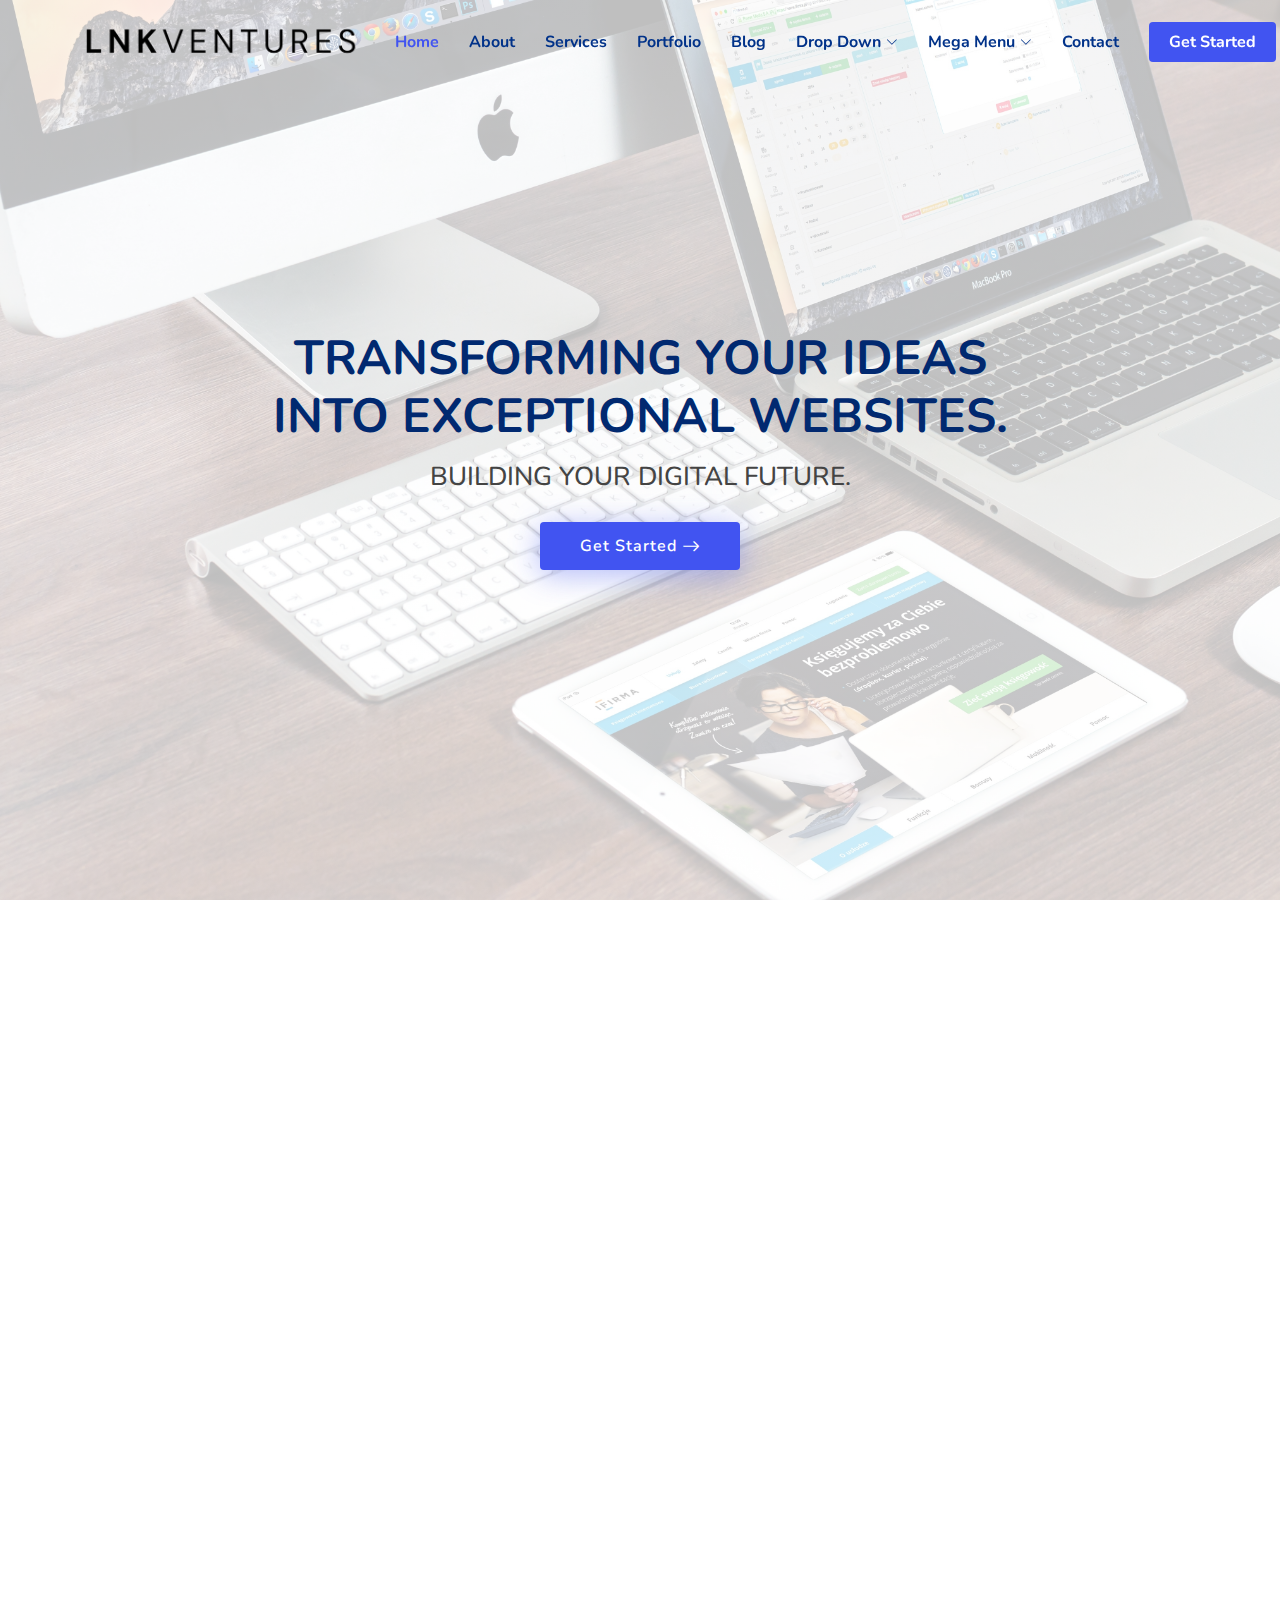
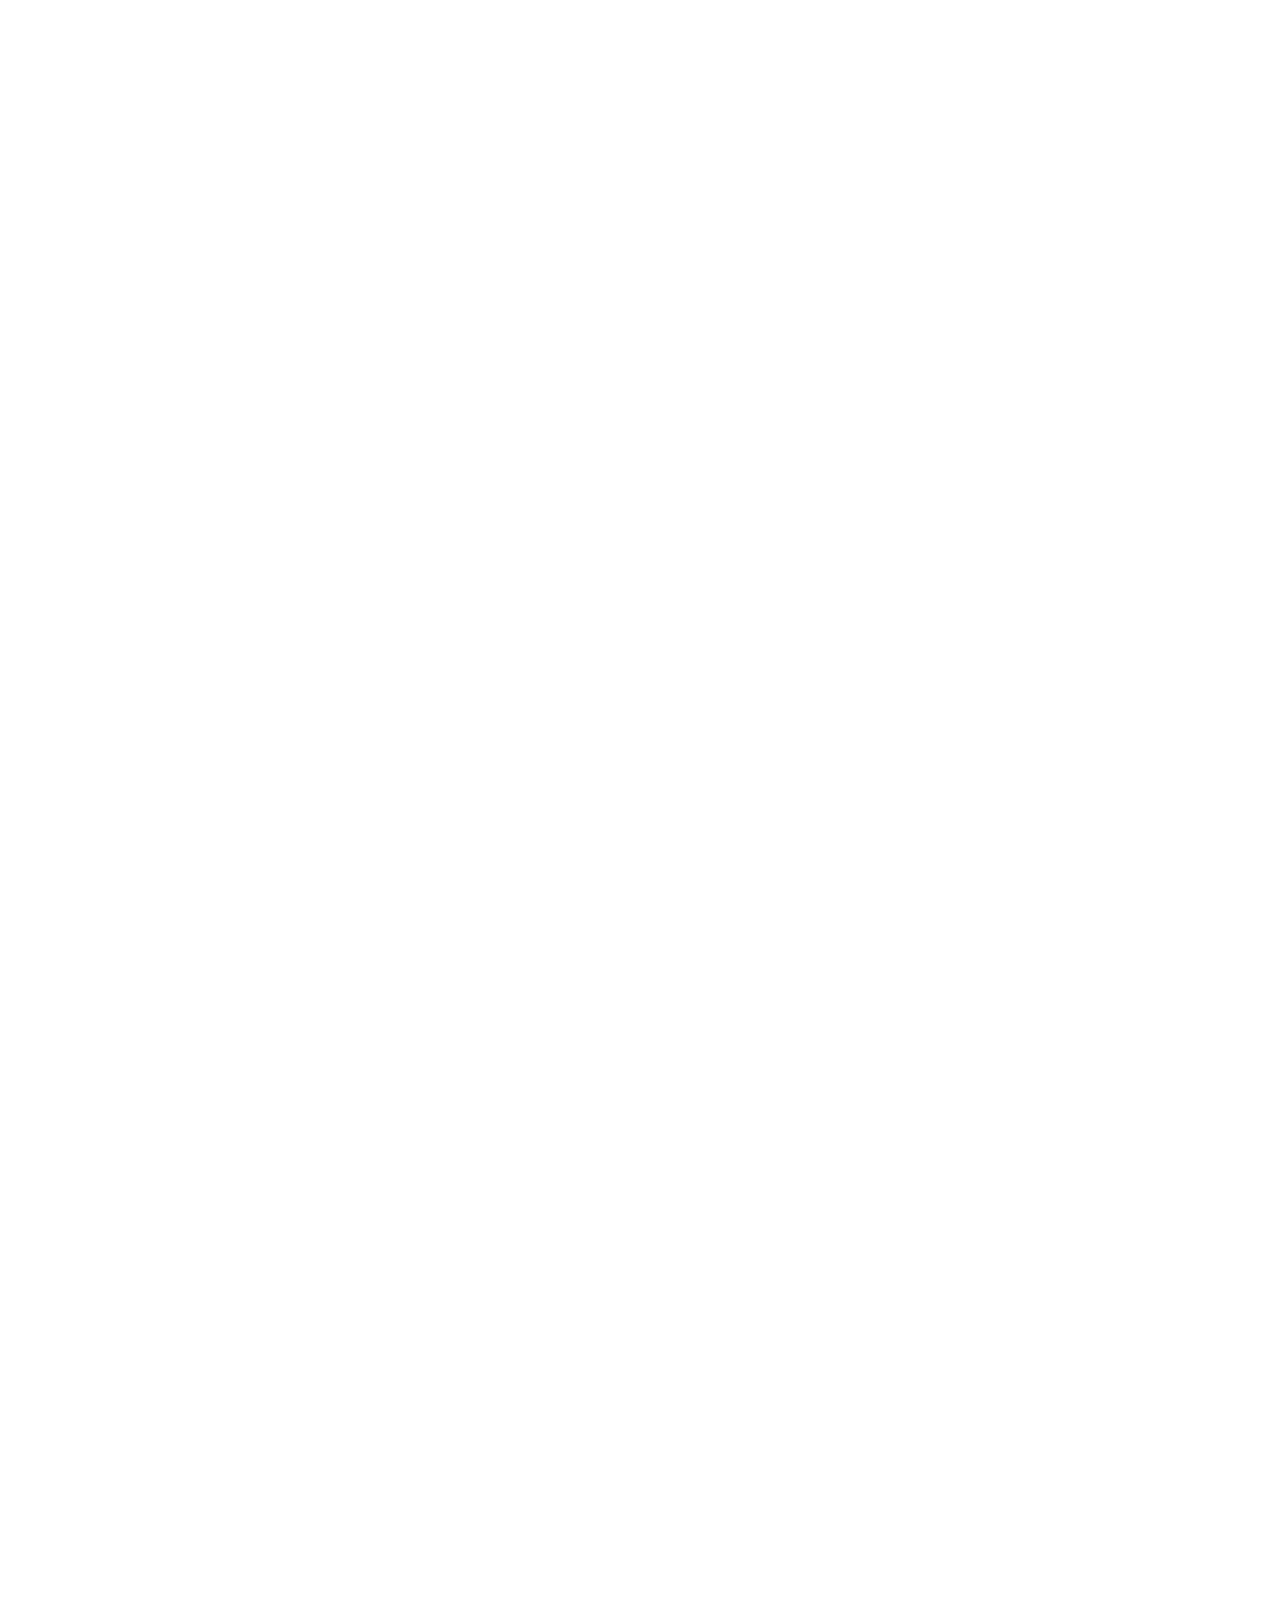
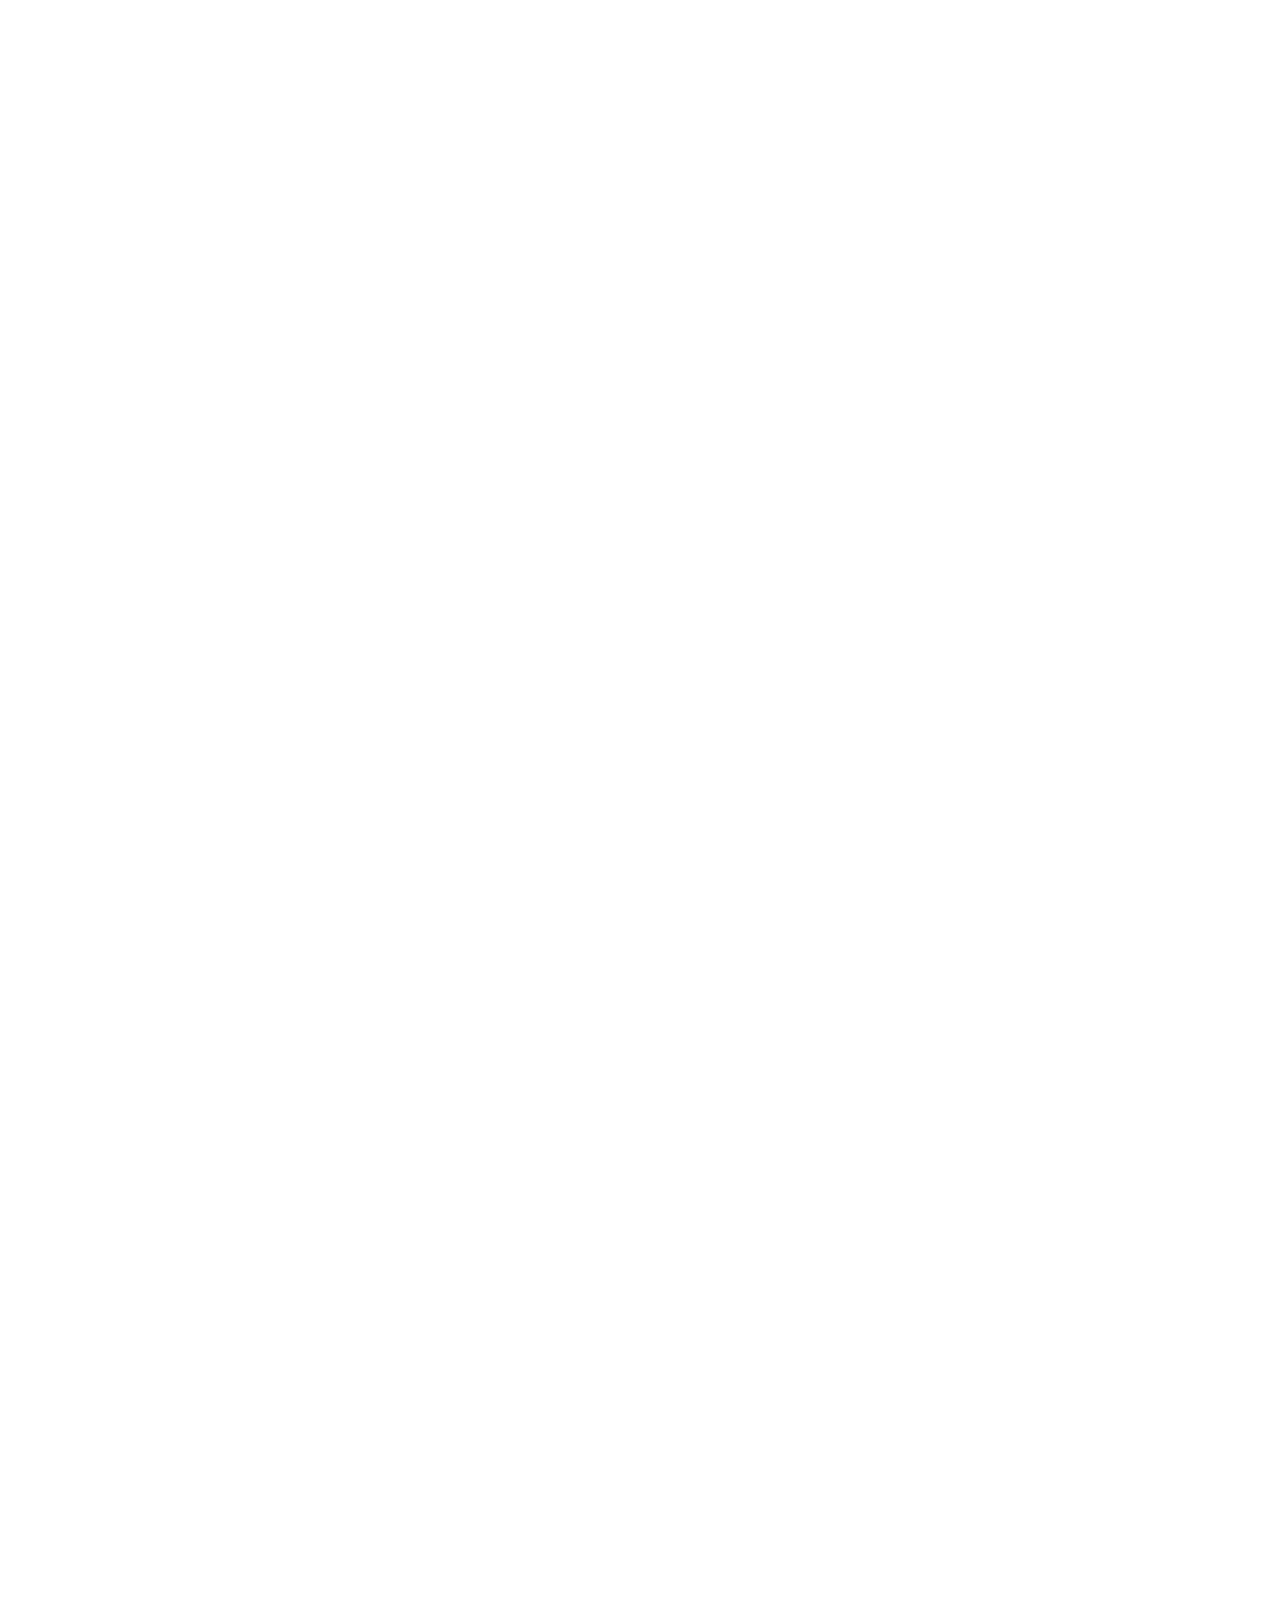
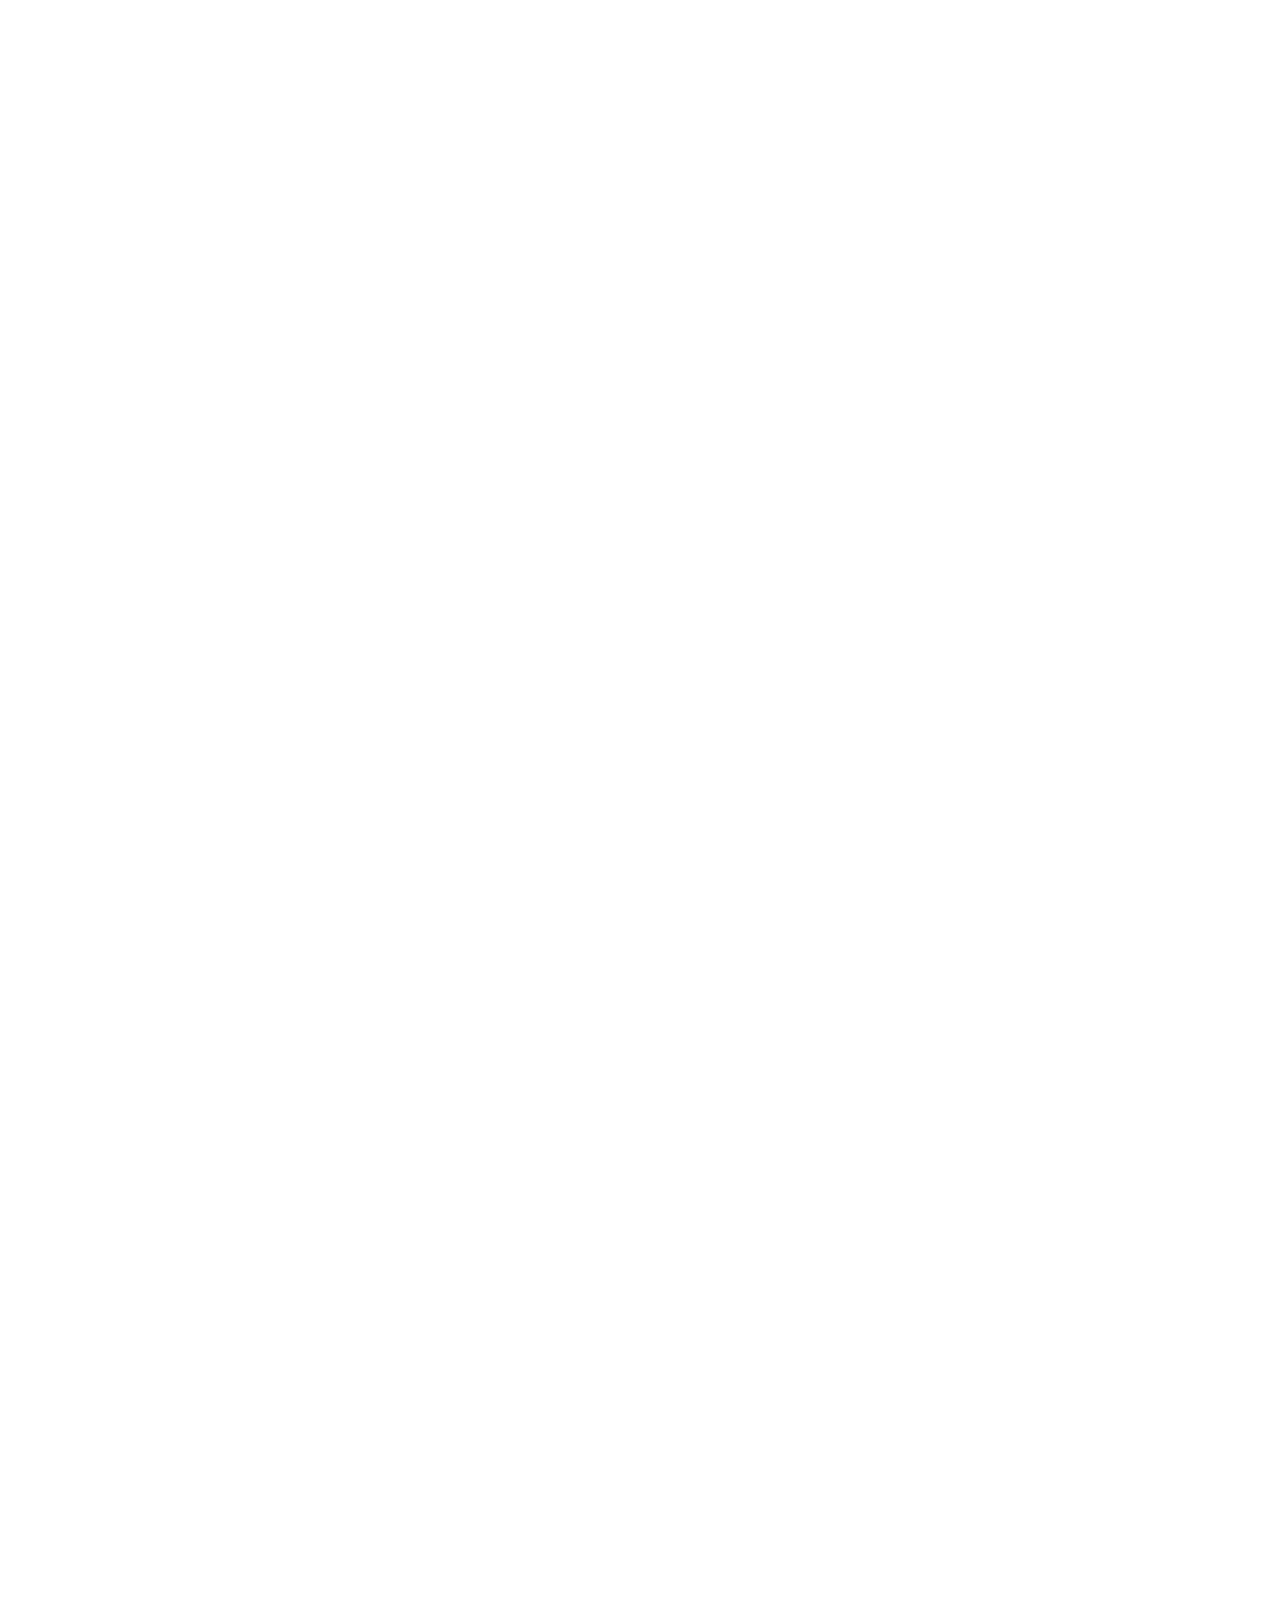
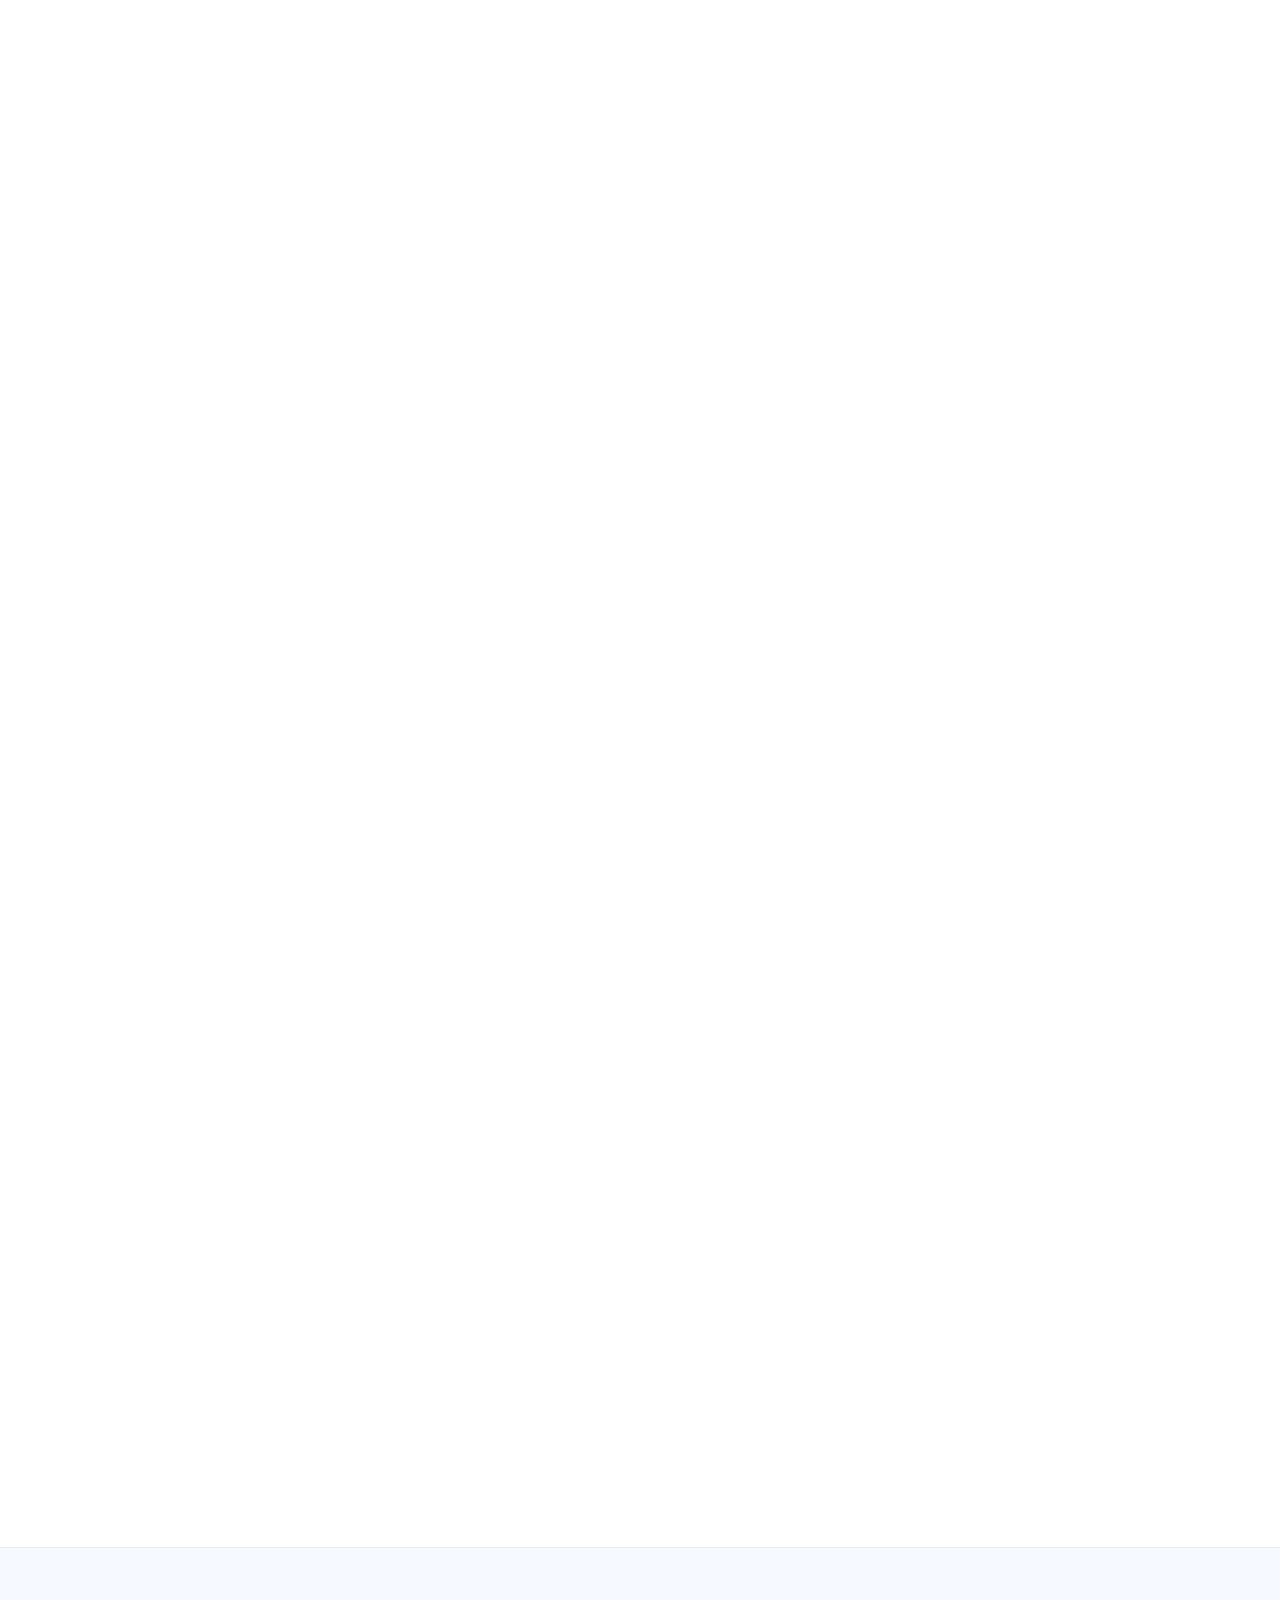
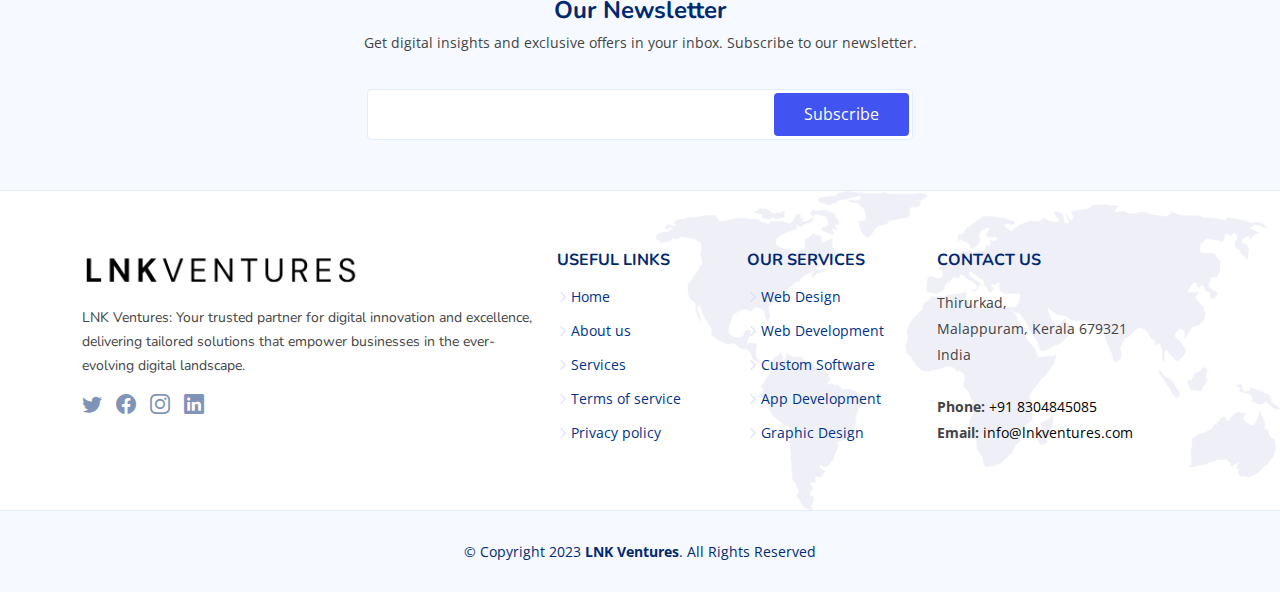
<file: index.html>
<!DOCTYPE html>
<html lang="en">

<head>
  <meta charset="utf-8">
  <meta content="width=device-width, initial-scale=1.0" name="viewport">

  <title>LNK Ventures</title>
  <meta content="" name="description">
  <meta content="" name="keywords">

  <!-- Favicons -->
  <link href="assets/img/Logo/Black minimalist joseph campbell logo-modified.png" rel="icon">
  <link href="assets/img/apple-touch-icon.png" rel="apple-touch-icon">

  <!-- Google Fonts -->
  <link href="https://fonts.googleapis.com/css?family=Open+Sans:300,300i,400,400i,600,600i,700,700i|Nunito:300,300i,400,400i,600,600i,700,700i|Poppins:300,300i,400,400i,500,500i,600,600i,700,700i" rel="stylesheet">

  <!-- Vendor CSS Files -->
  <link href="assets/vendor/aos/aos.css" rel="stylesheet">
  <link href="assets/vendor/bootstrap/css/bootstrap.min.css" rel="stylesheet">
  <link href="assets/vendor/bootstrap-icons/bootstrap-icons.css" rel="stylesheet">
  <link href="assets/vendor/glightbox/css/glightbox.min.css" rel="stylesheet">
  <link href="assets/vendor/remixicon/remixicon.css" rel="stylesheet">
  <link href="assets/vendor/swiper/swiper-bundle.min.css" rel="stylesheet">

  <!-- Template Main CSS File -->
  <link href="assets/css/style.css" rel="stylesheet">
</head>

<body>

  <!-- ======= Header ======= -->
  <header id="header" class="header fixed-top">
    <div class="container-fluid container-xl d-flex align-items-center justify-content-between">

      <a href="/" class="logo d-flex align-items-center">
        <img src="assets/img/Logo/Text-Logo-Black.png" alt="">
      </a>

      <nav id="navbar" class="navbar">
        <ul>
          <li><a class="nav-link scrollto active" href="#">Home</a></li>
          <li><a class="nav-link scrollto" href="about.html">About</a></li>
          <li><a class="nav-link scrollto" href="service.html">Services</a></li>
          <li><a class="nav-link scrollto" href="portfolio.html">Portfolio</a></li>
          <!-- <li><a class="nav-link scrollto" href="#team">Team</a></li> -->
          <li><a href="#">Blog</a></li>
          <li class="dropdown"><a href="#"><span>Drop Down</span> <i class="bi bi-chevron-down"></i></a>
            <ul>
              <li><a href="#">Drop Down 1</a></li>
              <li class="dropdown"><a href="#"><span>Deep Drop Down</span> <i class="bi bi-chevron-right"></i></a>
                <ul>
                  <li><a href="#">Deep Drop Down 1</a></li>
                  <li><a href="#">Deep Drop Down 2</a></li>
                  <li><a href="#">Deep Drop Down 3</a></li>
                  <li><a href="#">Deep Drop Down 4</a></li>
                  <li><a href="#">Deep Drop Down 5</a></li>
                </ul>
              </li>
              <li><a href="#">Drop Down 2</a></li>
              <li><a href="#">Drop Down 3</a></li>
              <li><a href="#">Drop Down 4</a></li>
            </ul>
          </li>

          <li class="dropdown megamenu"><a href="#"><span>Mega Menu</span> <i class="bi bi-chevron-down"></i></a>
            <ul>
              <li>
                <a href="#">Column 1 link 1</a>
                <a href="#">Column 1 link 2</a>
                <a href="#">Column 1 link 3</a>
              </li>
              <li>
                <a href="#">Column 2 link 1</a>
                <a href="#">Column 2 link 2</a>
                <a href="#">Column 3 link 3</a>
              </li>
              <li>
                <a href="#">Column 3 link 1</a>
                <a href="#">Column 3 link 2</a>
                <a href="#">Column 3 link 3</a>
              </li>
              <li>
                <a href="#">Column 4 link 1</a>
                <a href="#">Column 4 link 2</a>
                <a href="#">Column 4 link 3</a>
              </li>
            </ul>
          </li>

          <li><a class="nav-link scrollto" href="contact.html">Contact</a></li>
          <li><a class="getstarted scrollto" href="#about">Get Started</a></li>
        </ul>
        <i class="bi bi-list mobile-nav-toggle"></i>
      </nav><!-- .navbar -->

    </div>
  </header><!-- End Header -->

  <!-- ======= Hero Section ======= -->
  <section id="hero" class="hero d-flex align-items-center">

    <div class="container">
      <div class="">
        <div class="justify-content-center">
          <h1 style="text-align: center; text-transform: uppercase;" data-aos="fade-up">Transforming Your Ideas <br> Into Exceptional Websites.</h1>
          <h2 style="text-align: center; text-transform: uppercase;" data-aos="fade-up" data-aos-delay="400">Building Your Digital Future.</h2>
          <div data-aos="fade-up" data-aos-delay="600">
            <div class="text-center text-lg-start">
              <center><a href="#about" class="btn-get-started scrollto d-inline-flex align-items-center justify-content-center align-self-center">
                <span>Get Started</span>
                <i class="bi bi-arrow-right"></i>
              </a></center>
            </div>
          </div>
        </div>
        <!-- <div class="col-lg-6 hero-img" data-aos="zoom-out" data-aos-delay="200">
          <img src="assets/img/hero-img.png" class="img-fluid" alt="">
        </div> -->
      </div>
    </div>

  </section><!-- End Hero -->

  <main id="main">
    <!-- ======= About Section ======= -->
    <section id="about" class="about">

      <div class="container" data-aos="fade-up">
        <div class="row gx-0">

          <div class="col-lg-6 d-flex flex-column justify-content-center" data-aos="fade-up" data-aos-delay="200">
            <div class="content">
              <h3>Who We Are</h3>
              <h2 style="text-align: justify;">We're not just web developers; we're your digital partners. With over four years of industry experience, we've honed our craft and built lasting client relationships.</h2>
              <p style="text-align: justify;">
                Established in 2019, LNK Ventures embarked on a mission to redefine digital experiences. Over the years, we've passionately crafted websites, applications, and online solutions that leave a lasting impact. Our dedication to innovation and client-centricity has been the cornerstone of our growth.
              </p>
              <div class="text-center text-lg-start">
                <a href="about.html" class="btn-read-more d-inline-flex align-items-center justify-content-center align-self-center">
                  <span>Read More</span>
                  <i class="bi bi-arrow-right"></i>
                </a>
              </div>
            </div>
          </div>

          <div class="col-lg-6 d-flex align-items-center" data-aos="zoom-out" data-aos-delay="200">
            <img src="assets/img/about.jpg" class="img-fluid" alt="">
          </div>

        </div>
      </div>

    </section><!-- End About Section -->

    <!-- ======= Values Section ======= -->
    <section id="values" class="values">

      <div class="container" data-aos="fade-up">

        <header class="section-header">
          <h2>Our Values</h2>
          <p>Guiding Principles That Define Us</p>
        </header>

        <div class="row">

          <div class="col-lg-4" data-aos="fade-up" data-aos-delay="200">
            <div class="box">
              <img src="assets/img/values-1.png" class="img-fluid" alt="">
              <h3>Integrity</h3>
              <p>We uphold honesty and transparency as the pillars of our work, ensuring trust and ethical excellence in every endeavor.</p>
            </div>
          </div>

          <div class="col-lg-4 mt-4 mt-lg-0" data-aos="fade-up" data-aos-delay="400">
            <div class="box">
              <img src="assets/img/values-2.png" class="img-fluid" alt="">
              <h3>Innovation</h3>
              <p>Innovation fuels our creativity, driving us to craft cutting-edge solutions that redefine digital possibilities.</p>
            </div>
          </div>

          <div class="col-lg-4 mt-4 mt-lg-0" data-aos="fade-up" data-aos-delay="600">
            <div class="box">
              <img src="assets/img/values-3.png" class="img-fluid" alt="">
              <h3>Collaboration</h3>
              <p>At LNK Ventures, collaboration is key. We work closely with our clients and within our team to achieve success through effective teamwork.</p>
            </div>
          </div>

        </div>

      </div>

    </section><!-- End Values Section -->

    <!-- ======= Counts Section ======= -->
    <!-- <section id="counts" class="counts">
      <div class="container" data-aos="fade-up">

        <div class="row gy-4">

          <div class="col-lg-4 col-md-6">
            <div class="count-box">
              <i class="bi bi-emoji-smile"></i>
              <div>
                <span data-purecounter-start="0" data-purecounter-end="232" data-purecounter-duration="1" class="purecounter"></span>
                <p>Happy Clients</p>
              </div>
            </div>
          </div>

          <div class="col-lg-4 col-md-6">
            <div class="count-box">
              <i class="bi bi-journal-richtext" style="color: #ee6c20;"></i>
              <div>
                <span data-purecounter-start="0" data-purecounter-end="521" data-purecounter-duration="1" class="purecounter"></span>
                <p>Projects</p>
              </div>
            </div>
          </div> -->

          <!-- <div class="col-lg-3 col-md-6">
            <div class="count-box">
              <i class="bi bi-headset" style="color: #15be56;"></i>
              <div>
                <span data-purecounter-start="0" data-purecounter-end="1463" data-purecounter-duration="1" class="purecounter"></span>
                <p>Hours Of Support</p>
              </div>
            </div>
          </div> -->

          <!-- <div class="col-lg-4 col-md-6">
            <div class="count-box">
              <i class="bi bi-people" style="color: #bb0852;"></i>
              <div>
                <span data-purecounter-start="0" data-purecounter-end="15" data-purecounter-duration="1" class="purecounter"></span>
                <p>Hard Workers</p>
              </div>
            </div>
          </div>

        </div>

      </div>
    </section> --><!-- End Counts Section -->


    <!-- ======= Services Section ======= -->
    <section id="services" class="services">

      <div class="container" data-aos="fade-up">

        <header class="section-header">
          <h2>Services</h2>
          <p>Discover What We Offer</p>
        </header>

        <div class="row gy-4">


          <div class="col-lg-4 col-md-6" data-aos="fade-up" data-aos-delay="700">
            <div class="service-box pink">
              <i class="ri-layout-masonry-fill icon"></i>
              <h3>Web Designing</h3>
              <p>Captivating and functional websites that provide exceptional user experiences, driving engagement and conversions.</p>
              <a href="#" class="read-more"><span>Read More</span> <i class="bi bi-arrow-right"></i></a>
            </div>
          </div>

          <div class="col-lg-4 col-md-6" data-aos="fade-up" data-aos-delay="200">
            <div class="service-box blue">
              <i class="ri-code-s-slash-line icon"></i>
              <h3>Web Development</h3>
              <p>We create stunning websites that look great and function seamlessly, driving engagement and conversions.</p>
              <a href="#" class="read-more"><span>Read More</span> <i class="bi bi-arrow-right"></i></a>
            </div>
          </div>

          <div class="col-lg-4 col-md-6" data-aos="fade-up" data-aos-delay="300">
            <div class="service-box orange">
              <i class="ri-mac-line icon"></i>
              <h3>Custom Software</h3>
              <p>Tailored solutions that streamline operations and accelerate growth, addressing unique business challenges.</p>
              <a href="#" class="read-more"><span>Read More</span> <i class="bi bi-arrow-right"></i></a>
            </div>
          </div>

          <div class="col-lg-4 col-md-6" data-aos="fade-up" data-aos-delay="400">
            <div class="service-box green">
              <i class="ri-smartphone-line icon"></i>
              <h3>Mobile App Development</h3>
              <p>Crafting mobile apps that captivate users, ensuring exceptional and immersive experiences on every device.</p>
              <a href="#" class="read-more"><span>Read More</span> <i class="bi bi-arrow-right"></i></a>
            </div>
          </div>

          <div class="col-lg-4 col-md-6" data-aos="fade-up" data-aos-delay="500">
            <div class="service-box red">
              <i class="ri-seo-line icon"></i>
              <h3>SEO & Analytics</h3>
              <p>Optimize digital presence with enhanced visibility and data-driven insights for informed decisions.</p>
              <a href="#" class="read-more"><span>Read More</span> <i class="bi bi-arrow-right"></i></a>
            </div>
          </div>

          <div class="col-lg-4 col-md-6" data-aos="fade-up" data-aos-delay="600">
            <div class="service-box purple">
              <i class="ri-palette-line icon"></i>
              <h3>Graphic Designing</h3>
              <p>Transforming concepts into captivating visuals that tell your brand's story, leaving a lasting impression.</p>
              <a href="#" class="read-more"><span>Read More</span> <i class="bi bi-arrow-right"></i></a>
            </div>
          </div>

        </div>

      </div>

    

    <!-- ======= Features Section ======= -->
    <section id="features" class="features">

      <div class="container" data-aos="fade-up">

        <header class="section-header">
          <h2>Our Features</h2>
          <p>Explore What Sets Us Apart</p>
        </header>

        <div class="row">

          <div class="col-lg-6">
            <img src="assets/img/features.png" class="img-fluid" alt="">
          </div>

          <div class="col-lg-6 mt-5 mt-lg-0 d-flex">
            <div class="row align-self-center gy-4">

              <div class="col-md-6" data-aos="zoom-out" data-aos-delay="200">
                <div class="feature-box d-flex align-items-center">
                  <i class="bi bi-check"></i>
                  <h3>Customized Solutions</h3>
                </div>
              </div>

              <div class="col-md-6" data-aos="zoom-out" data-aos-delay="300">
                <div class="feature-box d-flex align-items-center">
                  <i class="bi bi-check"></i>
                  <h3>Responsive Design</h3>
                </div>
              </div>

              <div class="col-md-6" data-aos="zoom-out" data-aos-delay="400">
                <div class="feature-box d-flex align-items-center">
                  <i class="bi bi-check"></i>
                  <h3>Analytics Integration</h3>
                </div>
              </div>

              <div class="col-md-6" data-aos="zoom-out" data-aos-delay="500">
                <div class="feature-box d-flex align-items-center">
                  <i class="bi bi-check"></i>
                  <h3>Cutting-Edge Technology</h3>
                </div>
              </div>

              <div class="col-md-6" data-aos="zoom-out" data-aos-delay="600">
                <div class="feature-box d-flex align-items-center">
                  <i class="bi bi-check"></i>
                  <h3>High-Quality Design</h3>
                </div>
              </div>

              <div class="col-md-6" data-aos="zoom-out" data-aos-delay="700">
                <div class="feature-box d-flex align-items-center">
                  <i class="bi bi-check"></i>
                  <h3>Social Media Integration</h3>
                </div>
              </div>

            </div>
          </div>

        </div> <!-- / row -->

        <!-- Feature Tabs -->
        <div class="row feture-tabs" data-aos="fade-up">
          <div class="col-lg-6">
            <h3>Our Web Dev Blueprint</h3>

            <br>

            <!-- Tabs -->
            <ul class="nav nav-pills mb-3">
              <li>
                <a class="nav-link active" data-bs-toggle="pill" href="#tab1">Planning</a>
              </li>
              <li>
                <a class="nav-link" data-bs-toggle="pill" href="#tab2">Design & Dev</a>
              </li>
              <li>
                <a class="nav-link" data-bs-toggle="pill" href="#tab3">Launch & Opt</a>
              </li>
            </ul><!-- End Tabs -->

            <!-- Tab Content -->
            <div class="tab-content">

              <div class="tab-pane fade show active" id="tab1">
                <p>In this phase, we meticulously strategize and outline the blueprint for your digital journey, ensuring a solid foundation for success. Our expert team analyzes project goals and creates a roadmap to guide the way.</p>
                <div class="d-flex align-items-center mb-2">
                  <i class="bi bi-check2"></i>
                  <h4>Strategic Blueprint</h4>
                </div>
                <p>Develop a roadmap for success by analyzing goals and creating a strategic plan.</p>
                <div class="d-flex align-items-center mb-2">
                  <i class="bi bi-check2"></i>
                  <h4>Goal Alignment</h4>
                </div>
                <p>Ensure your project objectives are aligned with your vision and business needs.</p>
              </div><!-- End Tab 1 Content -->

              <div class="tab-pane fade show" id="tab2">
                <p>Here, we bring your ideas to life by crafting visually appealing layouts and meticulously developing and testing your website. Our goal is to create seamless digital experiences that captivate your audience.</p>
                <div class="d-flex align-items-center mb-2">
                  <i class="bi bi-check2"></i>
                  <h4>Creative Visualization</h4>
                </div>
                <p>Transform concepts into engaging digital experiences with visually appealing designs.</p>
                <div class="d-flex align-items-center mb-2">
                  <i class="bi bi-check2"></i>
                  <h4>Meticulous Execution</h4>
                </div>
                <p>Develop and test your website rigorously to ensure seamless functionality and user experience.</p>
              </div><!-- End Tab 2 Content -->

              <div class="tab-pane fade show" id="tab3">
                <p>In the final phase, we prepare for a successful launch with thorough checks, content migration, and server setup. Post-launch, we continuously optimize and enhance your online presence through monitoring, feedback, and improvements.</p>
                <div class="d-flex align-items-center mb-2">
                  <i class="bi bi-check2"></i>
                  <h4>Flawless Launch</h4>
                </div>
                <p>Prepare for a successful launch by conducting final checks, content migration, and server setup.</p>
                <div class="d-flex align-items-center mb-2">
                  <i class="bi bi-check2"></i>
                  <h4>Continuous Enhancement</h4>
                </div>
                <p>Post-launch, optimize your online presence by monitoring, gathering user feedback, and making improvements.</p>
              </div><!-- End Tab 3 Content -->

            </div>

          </div>

          <div class="col-lg-6">
            <img src="assets/img/features-2.png" class="img-fluid" alt="">
          </div>

        </div><!-- End Feature Tabs -->

        <!-- Feature Icons -->
        <div class="row feature-icons" data-aos="fade-up">
          <h3>Post-Launch Services and Support</h3>

          <div class="row">

            <div class="col-xl-4 text-center" data-aos="fade-right" data-aos-delay="100">
              <img src="assets/img/features-3.png" class="img-fluid p-4" alt="">
            </div>

            <div class="col-xl-8 d-flex content">
              <div class="row align-self-center gy-4">

                <div class="col-md-6 icon-box" data-aos="fade-up">
                  <i class="ri-line-chart-line"></i>
                  <div>
                    <h4>Performance Optimization</h4>
                    <p>Continuously improve website speed, security, and user experience</p>
                  </div>
                </div>

                <div class="col-md-6 icon-box" data-aos="fade-up" data-aos-delay="100">
                  <i class="ri-stack-line"></i>
                  <div>
                    <h4>Ongoing Maintenance</h4>
                    <p>Ensure your website runs smoothly with regular updates and maintenance</p>
                  </div>
                </div>

                <div class="col-md-6 icon-box" data-aos="fade-up" data-aos-delay="200">
                  <i class="bi bi-headset"></i>
                  <div>
                    <h4>Technical Support</h4>
                    <p>Get prompt assistance and troubleshooting whenever you need it.</p>
                  </div>
                </div>

                <div class="col-md-6 icon-box" data-aos="fade-up" data-aos-delay="300">
                  <i class="ri-magic-line"></i>
                  <div>
                    <h4>Security Enhancements</h4>
                    <p>Protect your website from potential threats and vulnerabilities.</p>
                  </div>
                </div>

                <div class="col-md-6 icon-box" data-aos="fade-up" data-aos-delay="400">
                  <i class="ri-command-line"></i>
                  <div>
                    <h4>Content Updates</h4>
                    <p>Keep your website's content fresh and relevant to engage your audience.</p>
                  </div>
                </div>

                <div class="col-md-6 icon-box" data-aos="fade-up" data-aos-delay="500">
                  <i class="ri-radar-line"></i>
                  <div>
                    <h4>Scalability</h4>
                    <p>Plan for future growth and expansion of your online presence.</p>
                  </div>
                </div>

              </div>
            </div>

          </div>

        </div><!-- End Feature Icons -->

      </div>

    </section><!-- End Features Section -->

  </section><!-- End Services Section -->

    <!-- ======= Pricing Section ======= -->
    <!-- <section id="pricing" class="pricing">

      <div class="container" data-aos="fade-up">

        <header class="section-header">
          <h2>Pricing</h2>
          <p>Check our Pricing</p>
        </header>

        <div class="row gy-4" data-aos="fade-left">

          <div class="col-lg-3 col-md-6" data-aos="zoom-in" data-aos-delay="100">
            <div class="box">
              <h3 style="color: #07d5c0;">Free Plan</h3>
              <div class="price"><sup>$</sup>0<span> / mo</span></div>
              <img src="assets/img/pricing-free.png" class="img-fluid" alt="">
              <ul>
                <li>Aida dere</li>
                <li>Nec feugiat nisl</li>
                <li>Nulla at volutpat dola</li>
                <li class="na">Pharetra massa</li>
                <li class="na">Massa ultricies mi</li>
              </ul>
              <a href="#" class="btn-buy">Buy Now</a>
            </div>
          </div>

          <div class="col-lg-3 col-md-6" data-aos="zoom-in" data-aos-delay="200">
            <div class="box">
              <span class="featured">Featured</span>
              <h3 style="color: #65c600;">Starter Plan</h3>
              <div class="price"><sup>$</sup>19<span> / mo</span></div>
              <img src="assets/img/pricing-starter.png" class="img-fluid" alt="">
              <ul>
                <li>Aida dere</li>
                <li>Nec feugiat nisl</li>
                <li>Nulla at volutpat dola</li>
                <li>Pharetra massa</li>
                <li class="na">Massa ultricies mi</li>
              </ul>
              <a href="#" class="btn-buy">Buy Now</a>
            </div>
          </div>

          <div class="col-lg-3 col-md-6" data-aos="zoom-in" data-aos-delay="300">
            <div class="box">
              <h3 style="color: #ff901c;">Business Plan</h3>
              <div class="price"><sup>$</sup>29<span> / mo</span></div>
              <img src="assets/img/pricing-business.png" class="img-fluid" alt="">
              <ul>
                <li>Aida dere</li>
                <li>Nec feugiat nisl</li>
                <li>Nulla at volutpat dola</li>
                <li>Pharetra massa</li>
                <li>Massa ultricies mi</li>
              </ul>
              <a href="#" class="btn-buy">Buy Now</a>
            </div>
          </div>

          <div class="col-lg-3 col-md-6" data-aos="zoom-in" data-aos-delay="400">
            <div class="box">
              <h3 style="color: #ff0071;">Ultimate Plan</h3>
              <div class="price"><sup>$</sup>49<span> / mo</span></div>
              <img src="assets/img/pricing-ultimate.png" class="img-fluid" alt="">
              <ul>
                <li>Aida dere</li>
                <li>Nec feugiat nisl</li>
                <li>Nulla at volutpat dola</li>
                <li>Pharetra massa</li>
                <li>Massa ultricies mi</li>
              </ul>
              <a href="#" class="btn-buy">Buy Now</a>
            </div>
          </div>

        </div>

      </div>

    </section> --><!-- End Pricing Section -->

    <!-- ======= F.A.Q Section ======= -->
    <!-- <section id="faq" class="faq">

      <div class="container" data-aos="fade-up">

        <header class="section-header">
          <h2>F.A.Q</h2>
          <p>Frequently Asked Questions</p>
        </header>

        <div class="row">
          <div class="col-lg-6"> -->
            <!-- F.A.Q List 1-->
            <!-- <div class="accordion accordion-flush" id="faqlist1">
              <div class="accordion-item">
                <h2 class="accordion-header">
                  <button class="accordion-button collapsed" type="button" data-bs-toggle="collapse" data-bs-target="#faq-content-1">
                    Non consectetur a erat nam at lectus urna duis?
                  </button>
                </h2>
                <div id="faq-content-1" class="accordion-collapse collapse" data-bs-parent="#faqlist1">
                  <div class="accordion-body">
                    Feugiat pretium nibh ipsum consequat. Tempus iaculis urna id volutpat lacus laoreet non curabitur gravida. Venenatis lectus magna fringilla urna porttitor rhoncus dolor purus non.
                  </div>
                </div>
              </div>

              <div class="accordion-item">
                <h2 class="accordion-header">
                  <button class="accordion-button collapsed" type="button" data-bs-toggle="collapse" data-bs-target="#faq-content-2">
                    Feugiat scelerisque varius morbi enim nunc faucibus a pellentesque?
                  </button>
                </h2>
                <div id="faq-content-2" class="accordion-collapse collapse" data-bs-parent="#faqlist1">
                  <div class="accordion-body">
                    Dolor sit amet consectetur adipiscing elit pellentesque habitant morbi. Id interdum velit laoreet id donec ultrices. Fringilla phasellus faucibus scelerisque eleifend donec pretium. Est pellentesque elit ullamcorper dignissim. Mauris ultrices eros in cursus turpis massa tincidunt dui.
                  </div>
                </div>
              </div>

              <div class="accordion-item">
                <h2 class="accordion-header">
                  <button class="accordion-button collapsed" type="button" data-bs-toggle="collapse" data-bs-target="#faq-content-3">
                    Dolor sit amet consectetur adipiscing elit pellentesque habitant morbi?
                  </button>
                </h2>
                <div id="faq-content-3" class="accordion-collapse collapse" data-bs-parent="#faqlist1">
                  <div class="accordion-body">
                    Eleifend mi in nulla posuere sollicitudin aliquam ultrices sagittis orci. Faucibus pulvinar elementum integer enim. Sem nulla pharetra diam sit amet nisl suscipit. Rutrum tellus pellentesque eu tincidunt. Lectus urna duis convallis convallis tellus. Urna molestie at elementum eu facilisis sed odio morbi quis
                  </div>
                </div>
              </div>

            </div>
          </div>

          <div class="col-lg-6"> -->

            <!-- F.A.Q List 2-->
            <!-- <div class="accordion accordion-flush" id="faqlist2">

              <div class="accordion-item">
                <h2 class="accordion-header">
                  <button class="accordion-button collapsed" type="button" data-bs-toggle="collapse" data-bs-target="#faq2-content-1">
                    Ac odio tempor orci dapibus. Aliquam eleifend mi in nulla?
                  </button>
                </h2>
                <div id="faq2-content-1" class="accordion-collapse collapse" data-bs-parent="#faqlist2">
                  <div class="accordion-body">
                    Dolor sit amet consectetur adipiscing elit pellentesque habitant morbi. Id interdum velit laoreet id donec ultrices. Fringilla phasellus faucibus scelerisque eleifend donec pretium. Est pellentesque elit ullamcorper dignissim. Mauris ultrices eros in cursus turpis massa tincidunt dui.
                  </div>
                </div>
              </div>

              <div class="accordion-item">
                <h2 class="accordion-header">
                  <button class="accordion-button collapsed" type="button" data-bs-toggle="collapse" data-bs-target="#faq2-content-2">
                    Tempus quam pellentesque nec nam aliquam sem et tortor consequat?
                  </button>
                </h2>
                <div id="faq2-content-2" class="accordion-collapse collapse" data-bs-parent="#faqlist2">
                  <div class="accordion-body">
                    Molestie a iaculis at erat pellentesque adipiscing commodo. Dignissim suspendisse in est ante in. Nunc vel risus commodo viverra maecenas accumsan. Sit amet nisl suscipit adipiscing bibendum est. Purus gravida quis blandit turpis cursus in
                  </div>
                </div>
              </div>

              <div class="accordion-item">
                <h2 class="accordion-header">
                  <button class="accordion-button collapsed" type="button" data-bs-toggle="collapse" data-bs-target="#faq2-content-3">
                    Varius vel pharetra vel turpis nunc eget lorem dolor?
                  </button>
                </h2>
                <div id="faq2-content-3" class="accordion-collapse collapse" data-bs-parent="#faqlist2">
                  <div class="accordion-body">
                    Laoreet sit amet cursus sit amet dictum sit amet justo. Mauris vitae ultricies leo integer malesuada nunc vel. Tincidunt eget nullam non nisi est sit amet. Turpis nunc eget lorem dolor sed. Ut venenatis tellus in metus vulputate eu scelerisque. Pellentesque diam volutpat commodo sed egestas egestas fringilla phasellus faucibus. Nibh tellus molestie nunc non blandit massa enim nec.
                  </div>
                </div>
              </div>

            </div>
          </div>

        </div>

      </div>

    </section> --><!-- End F.A.Q Section -->

    <!-- ======= Portfolio Section ======= -->
    <section id="portfolio" class="portfolio">

      <div class="container" data-aos="fade-up">

        <header class="section-header">
          <h2>Portfolio</h2>
          <p>Check our latest work</p>
        </header>

        <div class="row" data-aos="fade-up" data-aos-delay="100">
          <div class="col-lg-12 d-flex justify-content-center">
            <!-- <ul id="portfolio-flters">
              <li data-filter="*" class="filter-active">All</li>
              <li data-filter=".filter-app">Web</li>
              <li data-filter=".filter-card">Posters</li>
            </ul> -->
          </div>
        </div>

        <div class="row gy-4 portfolio-container" data-aos="fade-up" data-aos-delay="200">

          <div class="col-lg-4 col-md-6 portfolio-item filter-app">
            <div class="portfolio-wrap">
              <img src="assets/img/portfolio/Dimos-Furniture/work-1.png" class="img-fluid" alt="">
              <div class="portfolio-info">
                <h4>Dimos Furniture</h4>
                <p>Web Design & Development</p>
                <div class="portfolio-links">
                  <a href="assets/img/portfolio/Dimos-Furniture/work-1.png" data-gallery="portfolioGallery" class="portfokio-lightbox"><i class="bi bi-plus"></i></a>
                  <a href="portfolio-details.html" title="More Details"><i class="bi bi-link"></i></a>
                </div>
              </div>
            </div>
          </div>

          <div class="col-lg-4 col-md-6 portfolio-item filter-app">
            <div class="portfolio-wrap">
              <img src="assets/img/portfolio/work-2.png" class="img-fluid" alt="">
              <div class="portfolio-info">
                <h4>AMHSS Thirurkad</h4>
                <p>Web Design & Development</p>
                <div class="portfolio-links">
                  <a href="assets/img/portfolio/work-2.png" data-gallery="portfolioGallery" class="portfokio-lightbox"><i class="bi bi-plus"></i></a>
                  <a href="portfolio-details.html" title="More Details"><i class="bi bi-link"></i></a>
                </div>
              </div>
            </div>
          </div>

          <!-- <div class="col-lg-4 col-md-6 portfolio-item filter-app">
            <div class="portfolio-wrap">
              <img src="assets/img/portfolio/portfolio-3.jpg" class="img-fluid" alt="">
              <div class="portfolio-info">
                <h4>App 2</h4>
                <p>App</p>
                <div class="portfolio-links">
                  <a href="assets/img/portfolio/portfolio-3.jpg" data-gallery="portfolioGallery" class="portfokio-lightbox" title="App 2"><i class="bi bi-plus"></i></a>
                  <a href="portfolio-details.html" title="More Details"><i class="bi bi-link"></i></a>
                </div>
              </div>
            </div>
          </div>

          <div class="col-lg-4 col-md-6 portfolio-item filter-card">
            <div class="portfolio-wrap">
              <img src="assets/img/portfolio/portfolio-4.jpg" class="img-fluid" alt="">
              <div class="portfolio-info">
                <h4>Card 2</h4>
                <p>Card</p>
                <div class="portfolio-links">
                  <a href="assets/img/portfolio/portfolio-4.jpg" data-gallery="portfolioGallery" class="portfokio-lightbox" title="Card 2"><i class="bi bi-plus"></i></a>
                  <a href="portfolio-details.html" title="More Details"><i class="bi bi-link"></i></a>
                </div>
              </div>
            </div>
          </div>

          <div class="col-lg-4 col-md-6 portfolio-item filter-web">
            <div class="portfolio-wrap">
              <img src="assets/img/portfolio/portfolio-5.jpg" class="img-fluid" alt="">
              <div class="portfolio-info">
                <h4>Web 2</h4>
                <p>Web</p>
                <div class="portfolio-links">
                  <a href="assets/img/portfolio/portfolio-5.jpg" data-gallery="portfolioGallery" class="portfokio-lightbox" title="Web 2"><i class="bi bi-plus"></i></a>
                  <a href="portfolio-details.html" title="More Details"><i class="bi bi-link"></i></a>
                </div>
              </div>
            </div>
          </div>

          <div class="col-lg-4 col-md-6 portfolio-item filter-app">
            <div class="portfolio-wrap">
              <img src="assets/img/portfolio/portfolio-6.jpg" class="img-fluid" alt="">
              <div class="portfolio-info">
                <h4>App 3</h4>
                <p>App</p>
                <div class="portfolio-links">
                  <a href="assets/img/portfolio/portfolio-6.jpg" data-gallery="portfolioGallery" class="portfokio-lightbox" title="App 3"><i class="bi bi-plus"></i></a>
                  <a href="portfolio-details.html" title="More Details"><i class="bi bi-link"></i></a>
                </div>
              </div>
            </div>
          </div>

          <div class="col-lg-4 col-md-6 portfolio-item filter-card">
            <div class="portfolio-wrap">
              <img src="assets/img/portfolio/portfolio-7.jpg" class="img-fluid" alt="">
              <div class="portfolio-info">
                <h4>Card 1</h4>
                <p>Card</p>
                <div class="portfolio-links">
                  <a href="assets/img/portfolio/portfolio-7.jpg" data-gallery="portfolioGallery" class="portfokio-lightbox" title="Card 1"><i class="bi bi-plus"></i></a>
                  <a href="portfolio-details.html" title="More Details"><i class="bi bi-link"></i></a>
                </div>
              </div>
            </div>
          </div>

          <div class="col-lg-4 col-md-6 portfolio-item filter-card">
            <div class="portfolio-wrap">
              <img src="assets/img/portfolio/portfolio-8.jpg" class="img-fluid" alt="">
              <div class="portfolio-info">
                <h4>Card 3</h4>
                <p>Card</p>
                <div class="portfolio-links">
                  <a href="assets/img/portfolio/portfolio-8.jpg" data-gallery="portfolioGallery" class="portfokio-lightbox" title="Card 3"><i class="bi bi-plus"></i></a>
                  <a href="portfolio-details.html" title="More Details"><i class="bi bi-link"></i></a>
                </div>
              </div>
            </div>
          </div>

          <div class="col-lg-4 col-md-6 portfolio-item filter-web">
            <div class="portfolio-wrap">
              <img src="assets/img/portfolio/portfolio-9.jpg" class="img-fluid" alt="">
              <div class="portfolio-info">
                <h4>Web 3</h4>
                <p>Web</p>
                <div class="portfolio-links">
                  <a href="assets/img/portfolio/portfolio-9.jpg" data-gallery="portfolioGallery" class="portfokio-lightbox" title="Web 3"><i class="bi bi-plus"></i></a>
                  <a href="portfolio-details.html" title="More Details"><i class="bi bi-link"></i></a>
                </div>
              </div>
            </div>
          </div> -->

        </div>

      </div>

    </section><!-- End Portfolio Section -->

    <!-- ======= Testimonials Section ======= -->
    <section id="testimonials" class="testimonials">

      <div class="container" data-aos="fade-up">

        <header class="section-header">
          <h2>Testimonials</h2>
          <p>What they are saying about us</p>
        </header>

        <div class="testimonials-slider swiper" data-aos="fade-up" data-aos-delay="200">
          <div class="swiper-wrapper">

            <div class="swiper-slide">
              <div class="testimonial-item">
                <div class="stars">
                  <i class="bi bi-star-fill"></i><i class="bi bi-star-fill"></i><i class="bi bi-star-fill"></i><i class="bi bi-star-fill"></i><i class="bi bi-star-fill"></i>
                </div>
                <p>
                  Proin iaculis purus consequat sem cure digni ssim donec porttitora entum suscipit rhoncus. Accusantium quam, ultricies eget id, aliquam eget nibh et. Maecen aliquam, risus at semper.
                </p>
                <div class="profile mt-auto">
                  <img src="assets/img/testimonials/testimonials-1.jpg" class="testimonial-img" alt="">
                  <h3>Saul Goodman</h3>
                  <h4>Ceo &amp; Founder</h4>
                </div>
              </div>
            </div><!-- End testimonial item -->

            <div class="swiper-slide">
              <div class="testimonial-item">
                <div class="stars">
                  <i class="bi bi-star-fill"></i><i class="bi bi-star-fill"></i><i class="bi bi-star-fill"></i><i class="bi bi-star-fill"></i><i class="bi bi-star-fill"></i>
                </div>
                <p>
                  Export tempor illum tamen malis malis eram quae irure esse labore quem cillum quid cillum eram malis quorum velit fore eram velit sunt aliqua noster fugiat irure amet legam anim culpa.
                </p>
                <div class="profile mt-auto">
                  <img src="assets/img/testimonials/testimonials-2.jpg" class="testimonial-img" alt="">
                  <h3>Sara Wilsson</h3>
                  <h4>Designer</h4>
                </div>
              </div>
            </div><!-- End testimonial item -->

            <div class="swiper-slide">
              <div class="testimonial-item">
                <div class="stars">
                  <i class="bi bi-star-fill"></i><i class="bi bi-star-fill"></i><i class="bi bi-star-fill"></i><i class="bi bi-star-fill"></i><i class="bi bi-star-fill"></i>
                </div>
                <p>
                  Enim nisi quem export duis labore cillum quae magna enim sint quorum nulla quem veniam duis minim tempor labore quem eram duis noster aute amet eram fore quis sint minim.
                </p>
                <div class="profile mt-auto">
                  <img src="assets/img/testimonials/testimonials-3.jpg" class="testimonial-img" alt="">
                  <h3>Jena Karlis</h3>
                  <h4>Store Owner</h4>
                </div>
              </div>
            </div><!-- End testimonial item -->

            <div class="swiper-slide">
              <div class="testimonial-item">
                <div class="stars">
                  <i class="bi bi-star-fill"></i><i class="bi bi-star-fill"></i><i class="bi bi-star-fill"></i><i class="bi bi-star-fill"></i><i class="bi bi-star-fill"></i>
                </div>
                <p>
                  Fugiat enim eram quae cillum dolore dolor amet nulla culpa multos export minim fugiat minim velit minim dolor enim duis veniam ipsum anim magna sunt elit fore quem dolore labore illum veniam.
                </p>
                <div class="profile mt-auto">
                  <img src="assets/img/testimonials/testimonials-4.jpg" class="testimonial-img" alt="">
                  <h3>Matt Brandon</h3>
                  <h4>Freelancer</h4>
                </div>
              </div>
            </div><!-- End testimonial item -->

            <div class="swiper-slide">
              <div class="testimonial-item">
                <div class="stars">
                  <i class="bi bi-star-fill"></i><i class="bi bi-star-fill"></i><i class="bi bi-star-fill"></i><i class="bi bi-star-fill"></i><i class="bi bi-star-fill"></i>
                </div>
                <p>
                  Quis quorum aliqua sint quem legam fore sunt eram irure aliqua veniam tempor noster veniam enim culpa labore duis sunt culpa nulla illum cillum fugiat legam esse veniam culpa fore nisi cillum quid.
                </p>
                <div class="profile mt-auto">
                  <img src="assets/img/testimonials/testimonials-5.jpg" class="testimonial-img" alt="">
                  <h3>John Larson</h3>
                  <h4>Entrepreneur</h4>
                </div>
              </div>
            </div><!-- End testimonial item -->

          </div>
          <div class="swiper-pagination"></div>
        </div>

      </div>

    </section><!-- End Testimonials Section -->

    <!-- ======= Team Section ======= -->
    <!-- <section id="team" class="team">

      <div class="container" data-aos="fade-up">

        <header class="section-header">
          <h2>Team</h2>
          <p>Our hard working team</p>
        </header>

        <div class="row gy-4">

          <div class="col-lg-3 col-md-6 d-flex align-items-stretch" data-aos="fade-up" data-aos-delay="100">
            <div class="member">
              <div class="member-img">
                <img src="assets/img/team/CEO-Team.png" class="img-fluid" alt="">
                <div class="social">
                  <a href="https://twitter.com/liyan_nk_"><i class="bi bi-twitter"></i></a>
                  <a href=""><i class="bi bi-facebook"></i></a>
                  <a href="https://instagram.com/liyan_nk_"><i class="bi bi-instagram"></i></a>
                  <a href="https://www.linkedin.com/in/liyan-nechikaden/"><i class="bi bi-linkedin"></i></a>
                </div>
              </div>
              <div class="member-info">
                <h4>Liyan Nechikaden</h4>
                <span>Founder & Chief Executive Officer</span>
                <p>Our Founder and CEO, Liyan, is the visionary force behind LNK Ventures. With a passion for innovation and a commitment to excellence, Liyan has guided our journey, shaping LNK Ventures into a leader in the digital landscape.</p>
              </div>
            </div>
          </div>

          <div class="col-lg-3 col-md-6 d-flex align-items-stretch" data-aos="fade-up" data-aos-delay="200">
            <div class="member">
              <div class="member-img">
                <img src="assets/img/team/team-2.jpg" class="img-fluid" alt="">
                <div class="social">
                  <a href=""><i class="bi bi-twitter"></i></a>
                  <a href=""><i class="bi bi-facebook"></i></a>
                  <a href=""><i class="bi bi-instagram"></i></a>
                  <a href=""><i class="bi bi-linkedin"></i></a>
                </div>
              </div>
              <div class="member-info">
                <h4>Sarah Jhonson</h4>
                <span>Product Manager</span>
                <p>Quo esse repellendus quia id. Est eum et accusantium pariatur fugit nihil minima suscipit corporis. Voluptate sed quas reiciendis animi neque sapiente.</p>
              </div>
            </div>
          </div>

          <div class="col-lg-3 col-md-6 d-flex align-items-stretch" data-aos="fade-up" data-aos-delay="300">
            <div class="member">
              <div class="member-img">
                <img src="assets/img/team/team-3.jpg" class="img-fluid" alt="">
                <div class="social">
                  <a href=""><i class="bi bi-twitter"></i></a>
                  <a href=""><i class="bi bi-facebook"></i></a>
                  <a href=""><i class="bi bi-instagram"></i></a>
                  <a href=""><i class="bi bi-linkedin"></i></a>
                </div>
              </div>
              <div class="member-info">
                <h4>William Anderson</h4>
                <span>CTO</span>
                <p>Vero omnis enim consequatur. Voluptas consectetur unde qui molestiae deserunt. Voluptates enim aut architecto porro aspernatur molestiae modi.</p>
              </div>
            </div>
          </div>

          <div class="col-lg-3 col-md-6 d-flex align-items-stretch" data-aos="fade-up" data-aos-delay="400">
            <div class="member">
              <div class="member-img">
                <img src="assets/img/team/team-4.jpg" class="img-fluid" alt="">
                <div class="social">
                  <a href=""><i class="bi bi-twitter"></i></a>
                  <a href=""><i class="bi bi-facebook"></i></a>
                  <a href=""><i class="bi bi-instagram"></i></a>
                  <a href=""><i class="bi bi-linkedin"></i></a>
                </div>
              </div>
              <div class="member-info">
                <h4>Amanda Jepson</h4>
                <span>Accountant</span>
                <p>Rerum voluptate non adipisci animi distinctio et deserunt amet voluptas. Quia aut aliquid doloremque ut possimus ipsum officia.</p>
              </div>
            </div>
          </div>

        </div>

      </div>

    </section> --><!-- End Team Section -->

    <!-- ======= Clients Section ======= -->
    <section id="clients" class="clients">

      <div class="container" data-aos="fade-up">

        <header class="section-header">
          <h2>Our Clients</h2>
          <p>Our Trusted Relationships</p>
        </header>

        <div class="clients-slider swiper">
          <div class="swiper-wrapper align-items-center">
            <div class="swiper-slide"><img src="assets/img/clients/client-9.png" class="img-fluid" alt=""></div>
            <div class="swiper-slide"><img src="assets/img/clients/client-10.png" class="img-fluid" alt=""></div>
            <div class="swiper-slide"><img src="assets/img/clients/client-1.png" class="img-fluid" alt=""></div>
            <div class="swiper-slide"><img src="assets/img/clients/client-2.png" class="img-fluid" alt=""></div>
            <div class="swiper-slide"><img src="assets/img/clients/client-3.png" class="img-fluid" alt=""></div>
            <div class="swiper-slide"><img src="assets/img/clients/client-4.png" class="img-fluid" alt=""></div>
            <div class="swiper-slide"><img src="assets/img/clients/client-5.png" class="img-fluid" alt=""></div>
            <div class="swiper-slide"><img src="assets/img/clients/client-6.png" class="img-fluid" alt=""></div>
            <div class="swiper-slide"><img src="assets/img/clients/client-7.png" class="img-fluid" alt=""></div>
            <div class="swiper-slide"><img src="assets/img/clients/client-8.png" class="img-fluid" alt=""></div>
          </div>
          <div class="swiper-pagination"></div>
        </div>
      </div>

    </section><!-- End Clients Section -->

    <!-- ======= Recent Blog Posts Section ======= -->
    <section id="recent-blog-posts" class="recent-blog-posts">

      <div class="container" data-aos="fade-up">

        <header class="section-header">
          <h2>Blog</h2>
          <p>Recent posts form our Blog</p>
        </header>

        <div class="row">

          <div class="col-lg-4">
            <div class="post-box">
              <div class="post-img"><img src="assets/img/blog/blog-1.jpg" class="img-fluid" alt=""></div>
              <span class="post-date">Tue, September 15</span>
              <h3 class="post-title">Eum ad dolor et. Autem aut fugiat debitis voluptatem consequuntur sit</h3>
              <a href="blog-single.html" class="readmore stretched-link mt-auto"><span>Read More</span><i class="bi bi-arrow-right"></i></a>
            </div>
          </div>

          <div class="col-lg-4">
            <div class="post-box">
              <div class="post-img"><img src="assets/img/blog/blog-2.jpg" class="img-fluid" alt=""></div>
              <span class="post-date">Fri, August 28</span>
              <h3 class="post-title">Et repellendus molestiae qui est sed omnis voluptates magnam</h3>
              <a href="blog-single.html" class="readmore stretched-link mt-auto"><span>Read More</span><i class="bi bi-arrow-right"></i></a>
            </div>
          </div>

          <div class="col-lg-4">
            <div class="post-box">
              <div class="post-img"><img src="assets/img/blog/blog-3.jpg" class="img-fluid" alt=""></div>
              <span class="post-date">Mon, July 11</span>
              <h3 class="post-title">Quia assumenda est et veritatis aut quae</h3>
              <a href="blog-single.html" class="readmore stretched-link mt-auto"><span>Read More</span><i class="bi bi-arrow-right"></i></a>
            </div>
          </div>

        </div>

      </div>

    </section><!-- End Recent Blog Posts Section -->

    <!-- ======= Contact Section ======= -->
    <section id="contact" class="contact">

      <div class="container" data-aos="fade-up">

        <header class="section-header">
          <h2>Contact</h2>
          <p>Contact Us</p>
        </header>

        <div class="row gy-4">

          <div class="col-lg-6">

            <div class="row gy-4">
              <div class="col-md-6">
                <div class="info-box">
                  <i class="bi bi-geo-alt"></i>
                  <h3>Address</h3>
                  <p>Thirurkad, Malappuram<br>Kerala, India 679321</p>
                </div>
              </div>
              <div class="col-md-6">
                <div class="info-box">
                  <i class="bi bi-telephone"></i>
                  <h3>Call Us</h3>
                  <p>+91 8304845085<br><!-- +1 6678 254445 41 --> <br> </p>
                </div>
              </div>
              <div class="col-md-6">
                <div class="info-box">
                  <i class="bi bi-envelope"></i>
                  <h3>Email Us</h3>
                  <p>info@lnkventures.com<br>ceo@example.com</p>
                </div>
              </div>
              <div class="col-md-6">
                <div class="info-box">
                  <i class="bi bi-clock"></i>
                  <h3>Open Hours</h3>
                  <p>Monday - Friday<br>9:00AM - 05:00PM</p>
                </div>
              </div>
            </div>

          </div>

          <div class="col-lg-6">
            <form action="" method="post" class="php-email-form">
              <div class="row gy-4">

                <div class="col-md-6">
                  <input type="text" name="name" class="form-control" placeholder="Your Name" required>
                </div>

                <div class="col-md-6 ">
                  <input type="email" class="form-control" name="email" placeholder="Your Email" required>
                </div>

                <div class="col-md-12">
                  <input type="text" class="form-control" name="subjects" placeholder="Subject" required>
                </div>

                <div class="col-md-12">
                  <textarea class="form-control" name="message" rows="6" placeholder="Message" required></textarea>
                </div>

                <div class="col-md-12 text-center">
                  <div class="loading">Loading</div>
                  <div class="error-message"></div>
                  <div class="sent-message">Your message has been sent. Thank you!</div>

                  <button type="submit">Send Message</button>
                </div>

              </div>
            </form>

          </div>

        </div>

      </div>

    </section><!-- End Contact Section -->

  </main><!-- End #main -->

  <!-- ======= Footer ======= -->
  <footer id="footer" class="footer">

    <div class="footer-newsletter">
      <div class="container">
        <div class="row justify-content-center">
          <div class="col-lg-12 text-center">
            <h4>Our Newsletter</h4>
            <p>Get digital insights and exclusive offers in your inbox. Subscribe to our newsletter.</p>
          </div>
          <div class="col-lg-6">
            <form action="" method="post">
              <input type="email" name="email"><input type="submit" value="Subscribe">
            </form>
          </div>
        </div>
      </div>
    </div>

    <div class="footer-top">
      <div class="container">
        <div class="row gy-4">
          <div class="col-lg-5 col-md-12 footer-info">
            <a href="/" class="logo d-flex align-items-center">
              <img src="assets/img/Logo/Text-Logo-Black.png" alt="">
              <!-- <span>FlexStart</span> -->
            </a>
            <p>LNK Ventures: Your trusted partner for digital innovation and excellence, delivering tailored solutions that empower businesses in the ever-evolving digital landscape.</p>
            <div class="social-links mt-3">
              <a href="#" class="twitter"><i class="bi bi-twitter"></i></a>
              <a href="#" class="facebook"><i class="bi bi-facebook"></i></a>
              <a href="https://instagram.com/lnkventures" class="instagram"><i class="bi bi-instagram"></i></a>
              <a href="#" class="linkedin"><i class="bi bi-linkedin"></i></a>
            </div>
          </div>

          <div class="col-lg-2 col-6 footer-links">
            <h4>Useful Links</h4>
            <ul>
              <li><i class="bi bi-chevron-right"></i> <a href="#">Home</a></li>
              <li><i class="bi bi-chevron-right"></i> <a href="#">About us</a></li>
              <li><i class="bi bi-chevron-right"></i> <a href="#">Services</a></li>
              <li><i class="bi bi-chevron-right"></i> <a href="#">Terms of service</a></li>
              <li><i class="bi bi-chevron-right"></i> <a href="#">Privacy policy</a></li>
            </ul>
          </div>

          <div class="col-lg-2 col-6 footer-links">
            <h4>Our Services</h4>
            <ul>
              <li><i class="bi bi-chevron-right"></i> <a href="#">Web Design</a></li>
              <li><i class="bi bi-chevron-right"></i> <a href="#">Web Development</a></li>
              <li><i class="bi bi-chevron-right"></i> <a href="#">Custom Software</a></li>
              <li><i class="bi bi-chevron-right"></i> <a href="#">App Development</a></li>
              <li><i class="bi bi-chevron-right"></i> <a href="#">Graphic Design</a></li>
            </ul>
          </div>

          <div class="col-lg-3 col-md-12 footer-contact text-center text-md-start">
            <h4>Contact Us</h4>
            <p>
              Thirurkad,<br>
              Malappuram, Kerala 679321<br>
              India <br><br>
              <strong>Phone:</strong> <a href="tel:+918304845085">+91 8304845085</a><br>
              <strong>Email:</strong><a href="mailto:info@lnkventures"> info@lnkventures.com</a><br>
            </p>

          </div>

        </div>
      </div>
    </div>

    <div class="container">
      <div class="copyright">
        &copy; Copyright 2023 <strong><span><a href="/">LNK Ventures</a></span></strong>. All Rights Reserved
      </div>
      
    </div>
  </footer><!-- End Footer -->

  <a href="#" class="back-to-top d-flex align-items-center justify-content-center"><i class="bi bi-arrow-up-short"></i></a>

  <!-- Vendor JS Files -->
  <script src="assets/vendor/purecounter/purecounter_vanilla.js"></script>
  <script src="assets/vendor/aos/aos.js"></script>
  <script src="assets/vendor/bootstrap/js/bootstrap.bundle.min.js"></script>
  <script src="assets/vendor/glightbox/js/glightbox.min.js"></script>
  <script src="assets/vendor/isotope-layout/isotope.pkgd.min.js"></script>
  <script src="assets/vendor/swiper/swiper-bundle.min.js"></script>
  <script src="assets/vendor/php-email-form/validate.js"></script>

  <!-- Template Main JS File -->
  <script src="assets/js/main.js"></script>

</body>

</html>
</file>
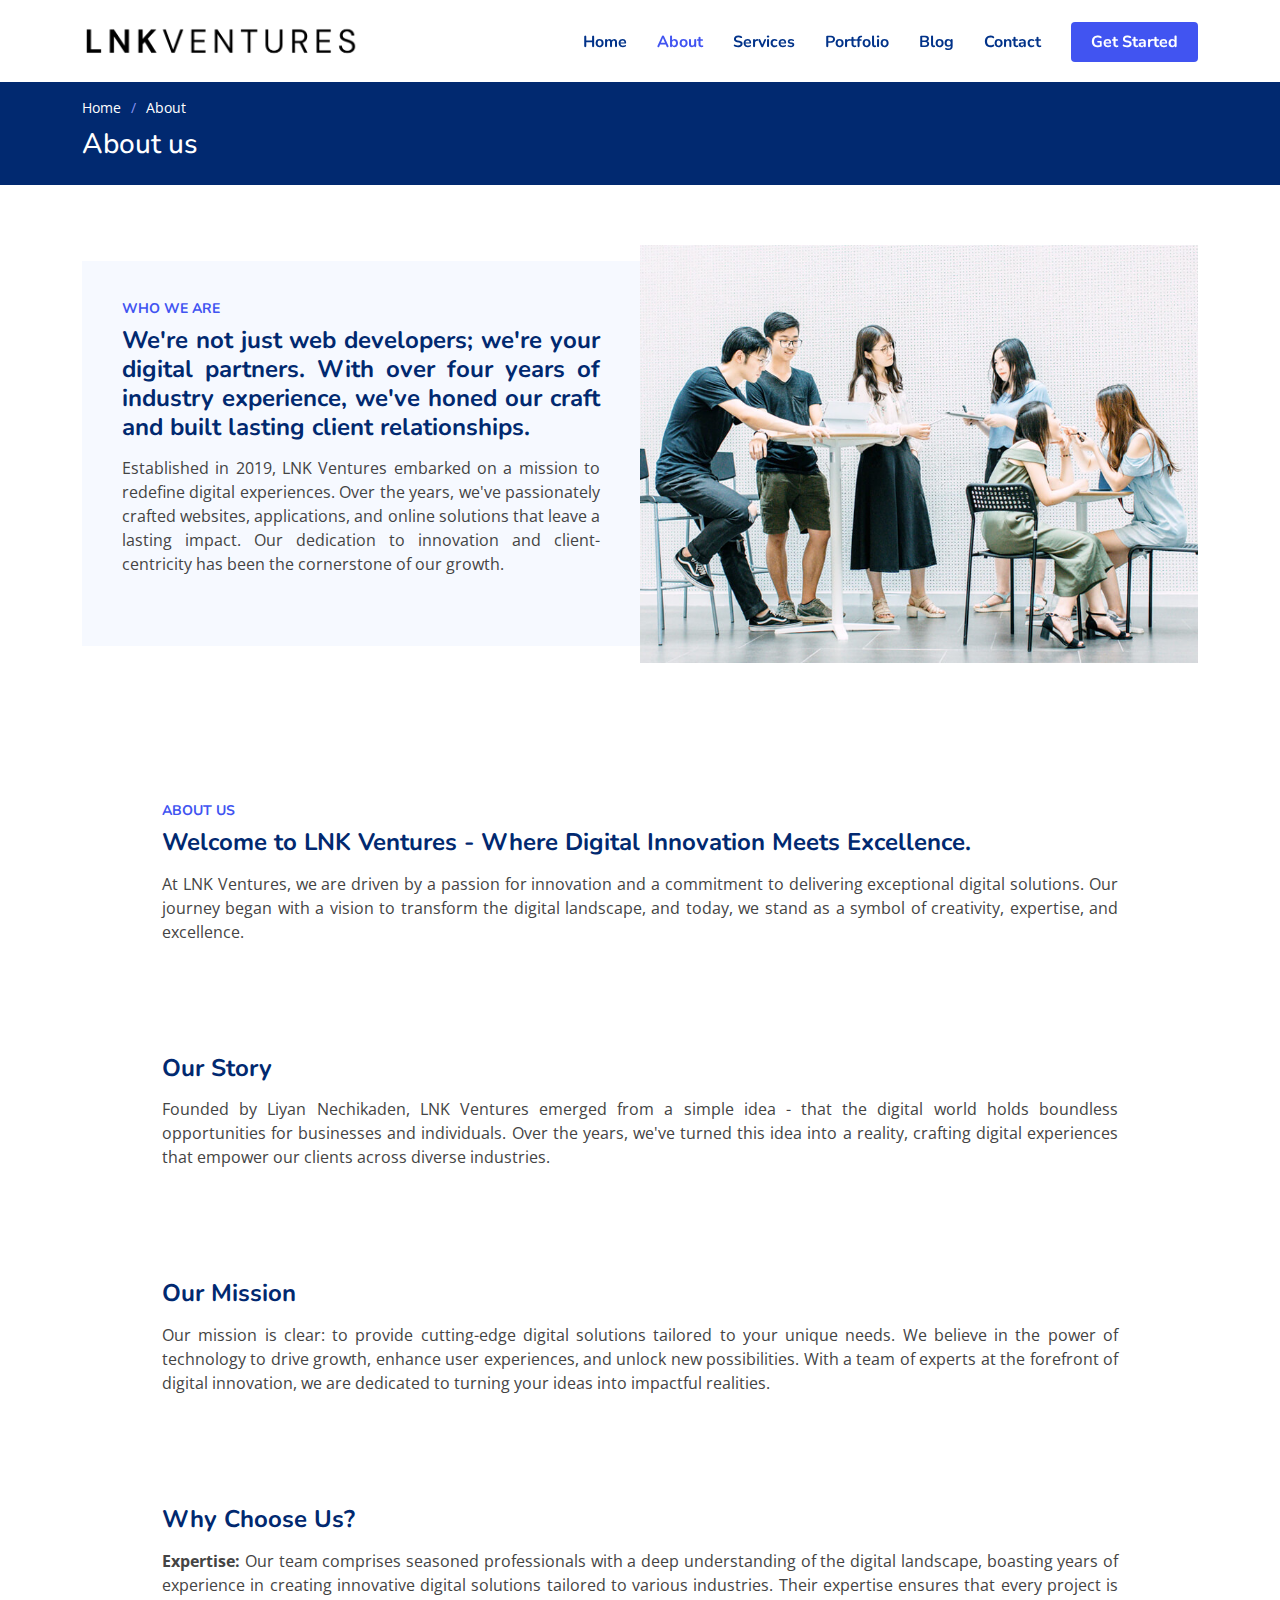
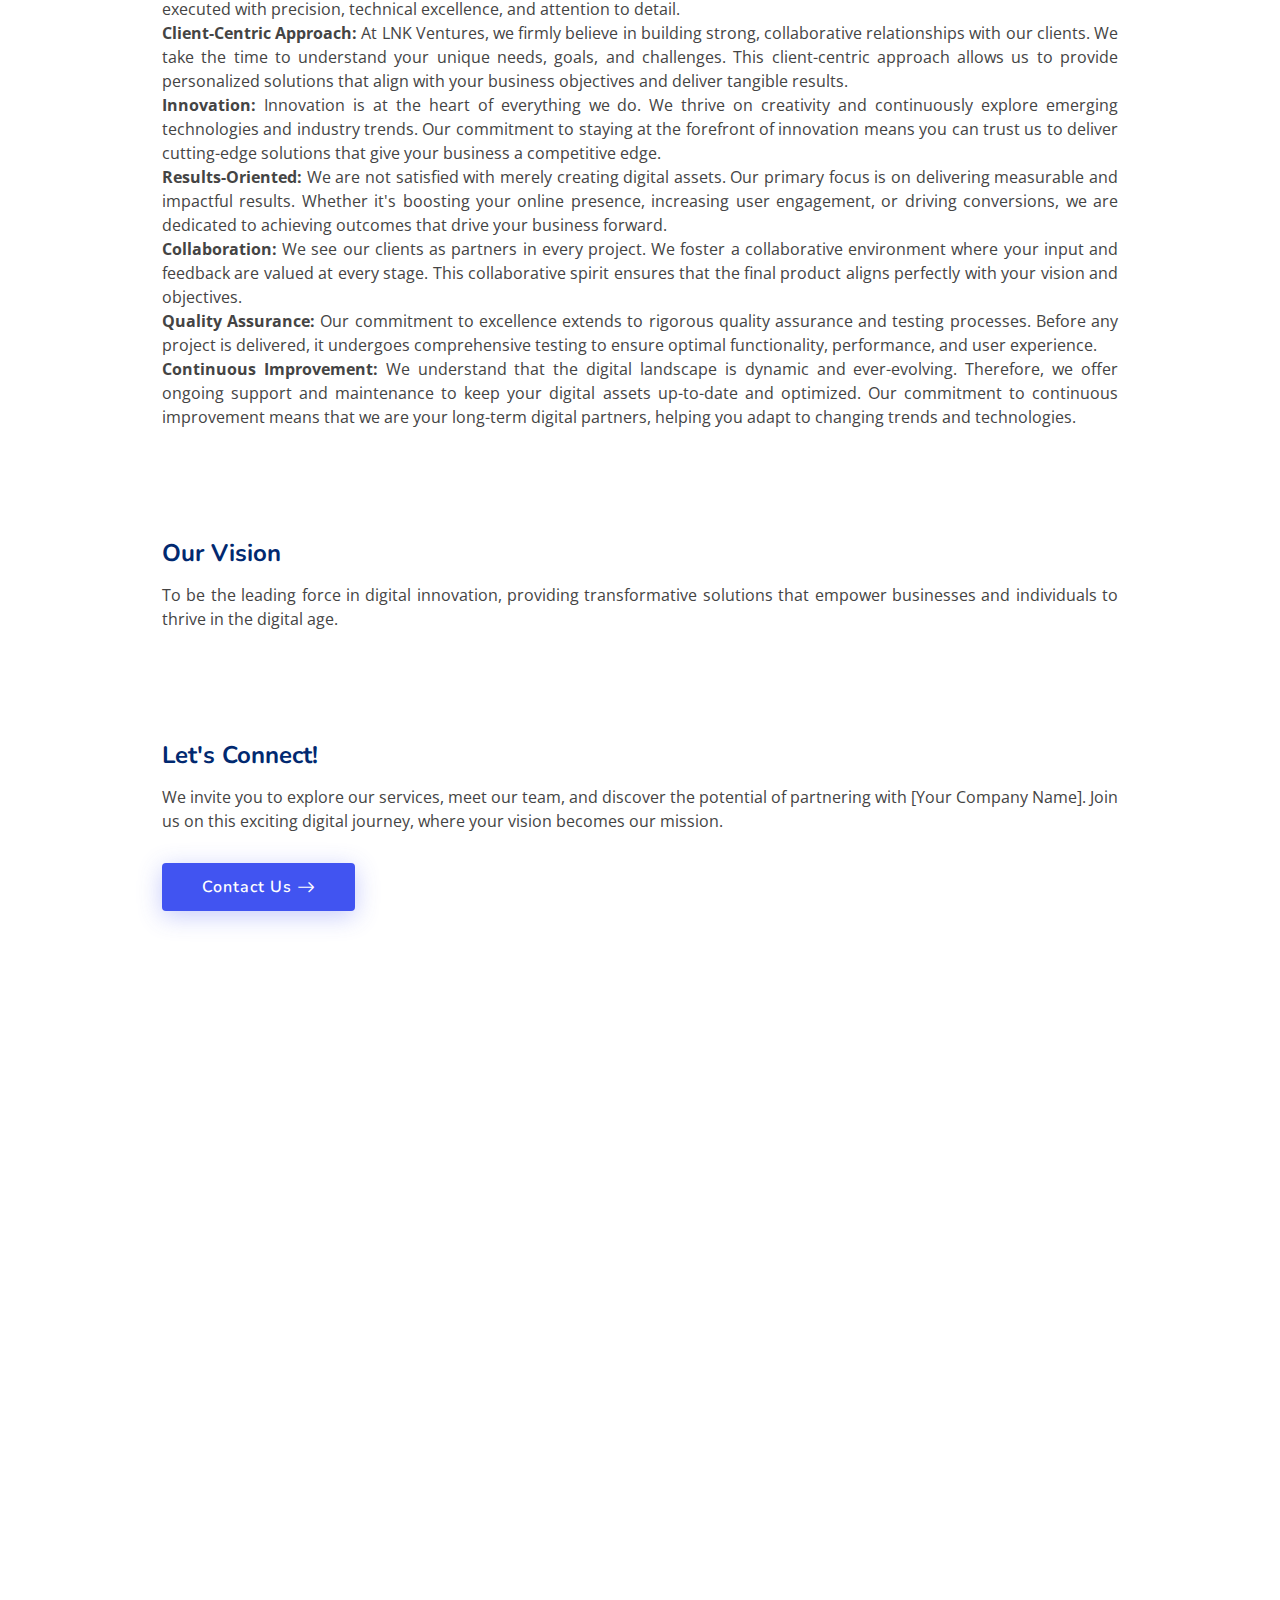
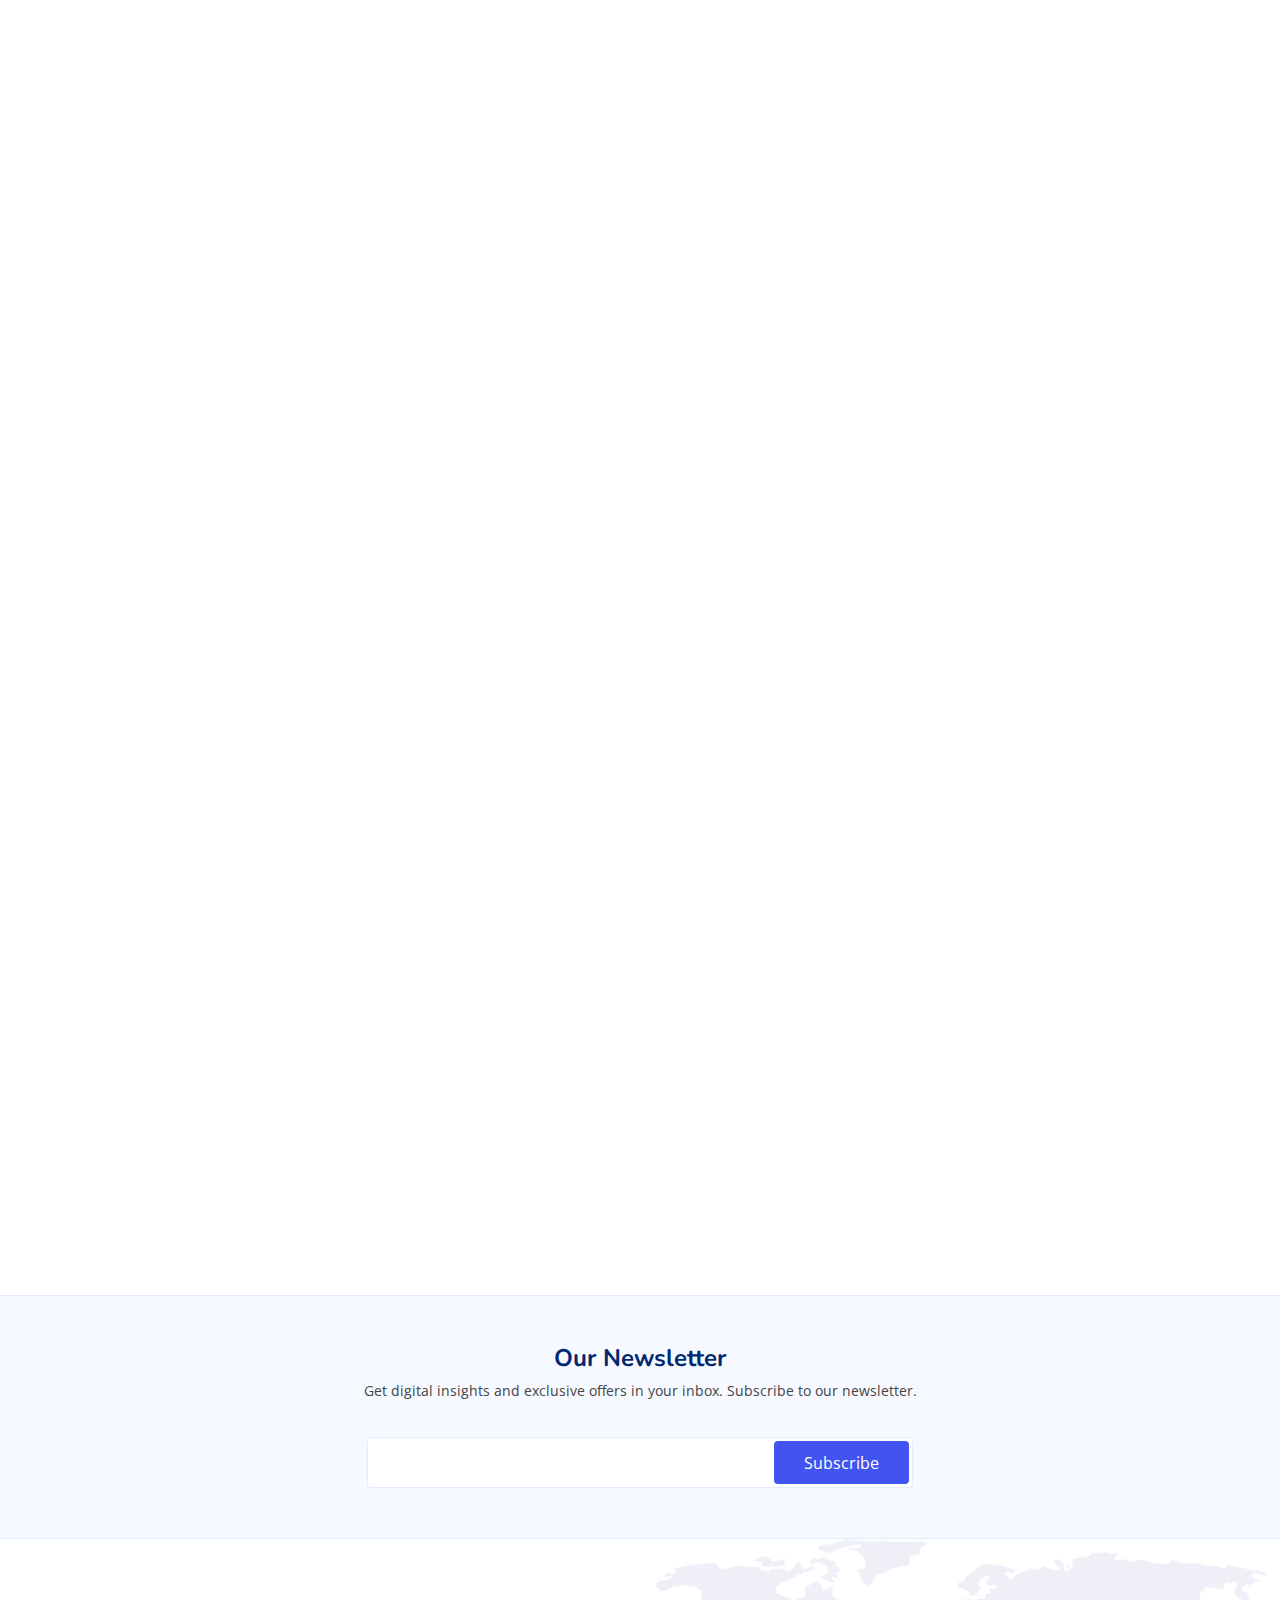
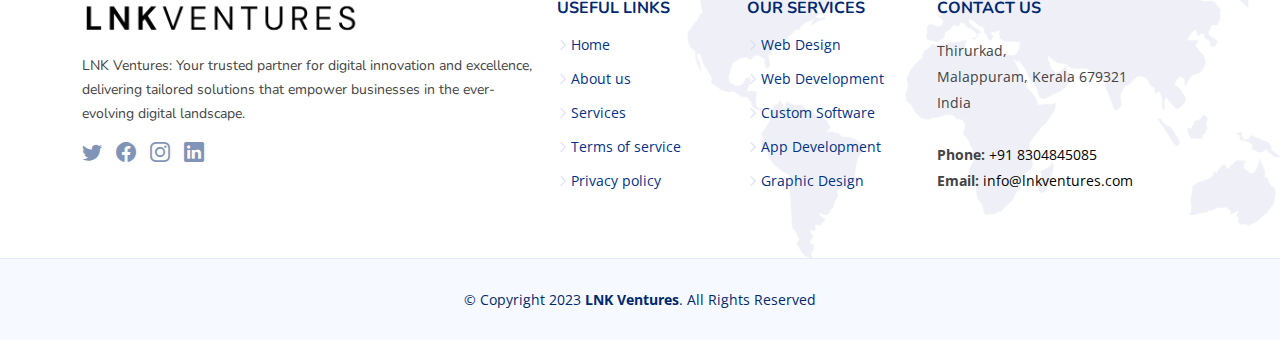
<file: about.html>
<!DOCTYPE html>
<html lang="en">

<head>
  <meta charset="utf-8">
  <meta content="width=device-width, initial-scale=1.0" name="viewport">

  <title>LNK Ventures</title>
  <meta content="" name="description">
  <meta content="" name="keywords">

  <!-- Favicons -->
  <link href="assets/img/Logo/Black minimalist joseph campbell logo-modified.png" rel="icon">
  <link href="assets/img/apple-touch-icon.png" rel="apple-touch-icon">

  <!-- Google Fonts -->
  <link href="https://fonts.googleapis.com/css?family=Open+Sans:300,300i,400,400i,600,600i,700,700i|Nunito:300,300i,400,400i,600,600i,700,700i|Poppins:300,300i,400,400i,500,500i,600,600i,700,700i" rel="stylesheet">

  <!-- Vendor CSS Files -->
  <link href="assets/vendor/aos/aos.css" rel="stylesheet">
  <link href="assets/vendor/bootstrap/css/bootstrap.min.css" rel="stylesheet">
  <link href="assets/vendor/bootstrap-icons/bootstrap-icons.css" rel="stylesheet">
  <link href="assets/vendor/glightbox/css/glightbox.min.css" rel="stylesheet">
  <link href="assets/vendor/remixicon/remixicon.css" rel="stylesheet">
  <link href="assets/vendor/swiper/swiper-bundle.min.css" rel="stylesheet">

  <!-- Template Main CSS File -->
  <link href="assets/css/style.css" rel="stylesheet">
</head>

<body>

  <!-- ======= Header ======= -->
  <header id="header" class="header fixed-top">
    <div class="container-fluid container-xl d-flex align-items-center justify-content-between">

      <a href="/" class="logo d-flex align-items-center">
        <img src="assets/img/Logo/Text-Logo-Black.png" alt="">
      </a>

      <nav id="navbar" class="navbar">
        <ul>
          <li><a class="nav-link scrollto" href="/">Home</a></li>
          <li><a class="nav-link scrollto active" href="about.html">About</a></li>
          <li><a class="nav-link scrollto" href="service.html">Services</a></li>
          <li><a class="nav-link scrollto" href="portfolio.html">Portfolio</a></li>
          <!-- <li><a class="nav-link scrollto" href="#team">Team</a></li> -->
          <li><a href="#">Blog</a></li>
          <!-- <li class="dropdown"><a href="#"><span>Drop Down</span> <i class="bi bi-chevron-down"></i></a>
            <ul>
              <li><a href="#">Drop Down 1</a></li>
              <li class="dropdown"><a href="#"><span>Deep Drop Down</span> <i class="bi bi-chevron-right"></i></a>
                <ul>
                  <li><a href="#">Deep Drop Down 1</a></li>
                  <li><a href="#">Deep Drop Down 2</a></li>
                  <li><a href="#">Deep Drop Down 3</a></li>
                  <li><a href="#">Deep Drop Down 4</a></li>
                  <li><a href="#">Deep Drop Down 5</a></li>
                </ul>
              </li>
              <li><a href="#">Drop Down 2</a></li>
              <li><a href="#">Drop Down 3</a></li>
              <li><a href="#">Drop Down 4</a></li>
            </ul>
          </li> -->

          <!-- <li class="dropdown megamenu"><a href="#"><span>Mega Menu</span> <i class="bi bi-chevron-down"></i></a>
            <ul>
              <li>
                <a href="#">Column 1 link 1</a>
                <a href="#">Column 1 link 2</a>
                <a href="#">Column 1 link 3</a>
              </li>
              <li>
                <a href="#">Column 2 link 1</a>
                <a href="#">Column 2 link 2</a>
                <a href="#">Column 3 link 3</a>
              </li>
              <li>
                <a href="#">Column 3 link 1</a>
                <a href="#">Column 3 link 2</a>
                <a href="#">Column 3 link 3</a>
              </li>
              <li>
                <a href="#">Column 4 link 1</a>
                <a href="#">Column 4 link 2</a>
                <a href="#">Column 4 link 3</a>
              </li>
            </ul>
          </li> -->

          <li><a class="nav-link scrollto" href="contact.html">Contact</a></li>
          <li><a class="getstarted scrollto" href="#about">Get Started</a></li>
        </ul>
        <i class="bi bi-list mobile-nav-toggle"></i>
      </nav><!-- .navbar -->

    </div>
  </header><!-- End Header -->

  <main id="main">

    <!-- ======= Breadcrumbs ======= -->
    <section class="breadcrumbs">
      <div class="container">

        <ol>
          <li><a href="index.html">Home</a></li>
          <li>About</li>
        </ol>
        <h2>About us</h2>

      </div>
    </section><!-- End Breadcrumbs -->

    <!-- ======= About Section ======= -->
    <section id="about" class="about">

      <div class="container" data-aos="fade-up">
        <div class="row gx-0">

          <div class="col-lg-6 d-flex flex-column justify-content-center" data-aos="fade-up" data-aos-delay="200">
            <div class="content">
              <h3>Who We Are</h3>
              <h2 style="text-align: justify;">We're not just web developers; we're your digital partners. With over four years of industry experience, we've honed our craft and built lasting client relationships.</h2>
              <p style="text-align: justify;">
                Established in 2019, LNK Ventures embarked on a mission to redefine digital experiences. Over the years, we've passionately crafted websites, applications, and online solutions that leave a lasting impact. Our dedication to innovation and client-centricity has been the cornerstone of our growth.
              </p>
              <!-- <div class="text-center text-lg-start">
                <a href="#" class="btn-read-more d-inline-flex align-items-center justify-content-center align-self-center">
                  <span>Read More</span>
                  <i class="bi bi-arrow-right"></i>
                </a>
              </div> -->
            </div>
          </div>

          <div class="col-lg-6 d-flex align-items-center" data-aos="zoom-out" data-aos-delay="200">
            <img src="assets/img/about.jpg" class="img-fluid" alt="">
          </div>

        </div>
      </div>

    </section><!-- End About Section -->

    <div class="about2">
    <div class="container">
      <div class="content">
        <div class="col-lg-12 d-flex flex-column justify-content-center" data-aos="fade-up" data-aos-delay="200">
          <div class="content">
            <h3>About Us</h3>
            <h2 style="text-align: justify;">Welcome to LNK Ventures - Where Digital Innovation Meets Excellence.</h2>
            <p style="text-align: justify;">
              At LNK Ventures, we are driven by a passion for innovation and a commitment to delivering exceptional digital solutions. Our journey began with a vision to transform the digital landscape, and today, we stand as a symbol of creativity, expertise, and excellence.
            </p>
          </div>
          <div class="content">
            <h2 style="text-align: justify;">Our Story</h2>
            <p style="text-align: justify;">
              Founded by Liyan Nechikaden, LNK Ventures emerged from a simple idea - that the digital world holds boundless opportunities for businesses and individuals. Over the years, we've turned this idea into a reality, crafting digital experiences that empower our clients across diverse industries.
            </p>
          </div>
          <div class="content">
            <h2 style="text-align: justify;">Our Mission</h2>
            <p style="text-align: justify;">
              Our mission is clear: to provide cutting-edge digital solutions tailored to your unique needs. We believe in the power of technology to drive growth, enhance user experiences, and unlock new possibilities. With a team of experts at the forefront of digital innovation, we are dedicated to turning your ideas into impactful realities.
            </p>
          </div>
          <div class="content">
            <h2 style="text-align: justify;">Why Choose Us?</h2>
            <p style="text-align: justify;">
              <strong>Expertise:</strong> Our team comprises seasoned professionals with a deep understanding of the digital landscape, boasting years of experience in creating innovative digital solutions tailored to various industries. Their expertise ensures that every project is executed with precision, technical excellence, and attention to detail.<br>
              <strong>Client-Centric Approach:</strong> At LNK Ventures, we firmly believe in building strong, collaborative relationships with our clients. We take the time to understand your unique needs, goals, and challenges. This client-centric approach allows us to provide personalized solutions that align with your business objectives and deliver tangible results.<br>
              <strong>Innovation:</strong> Innovation is at the heart of everything we do. We thrive on creativity and continuously explore emerging technologies and industry trends. Our commitment to staying at the forefront of innovation means you can trust us to deliver cutting-edge solutions that give your business a competitive edge.<br>
              <strong>Results-Oriented:</strong> We are not satisfied with merely creating digital assets. Our primary focus is on delivering measurable and impactful results. Whether it's boosting your online presence, increasing user engagement, or driving conversions, we are dedicated to achieving outcomes that drive your business forward.<br>
              <strong>Collaboration:</strong> We see our clients as partners in every project. We foster a collaborative environment where your input and feedback are valued at every stage. This collaborative spirit ensures that the final product aligns perfectly with your vision and objectives.<br>
              <strong>Quality Assurance:</strong> Our commitment to excellence extends to rigorous quality assurance and testing processes. Before any project is delivered, it undergoes comprehensive testing to ensure optimal functionality, performance, and user experience.<br>
              <strong>Continuous Improvement:</strong> We understand that the digital landscape is dynamic and ever-evolving. Therefore, we offer ongoing support and maintenance to keep your digital assets up-to-date and optimized. Our commitment to continuous improvement means that we are your long-term digital partners, helping you adapt to changing trends and technologies.

            </p>
          </div>
          <div class="content">
            <h2 style="text-align: justify;">Our Vision</h2>
            <p style="text-align: justify;">To be the leading force in digital innovation, providing transformative solutions that empower businesses and individuals to thrive in the digital age.</p>
          </div>
          <div class="content">
            <h2 style="text-align: justify;">Let's Connect!</h2>
            <p style="text-align: justify;">We invite you to explore our services, meet our team, and discover the potential of partnering with [Your Company Name]. Join us on this exciting digital journey, where your vision becomes our mission.</p>
            <div class="text-center text-lg-start">
              <a href="#" class="btn-read-more d-inline-flex align-items-center justify-content-center align-self-center">
                <span>Contact Us</span>
                <i class="bi bi-arrow-right"></i>
              </a>
            </div>
          </div>
          
        </div>
      </div>
    </div>
    </div>

    <!-- ======= Values Section ======= -->
    <section id="values" class="values">

      <div class="container" data-aos="fade-up">

        <header class="section-header">
          <h2>Our Values</h2>
          <p>Guiding Principles That Define Us</p>
        </header>

        <div class="row">

          <div class="col-lg-4" data-aos="fade-up" data-aos-delay="200">
            <div class="box">
              <img src="assets/img/values-1.png" class="img-fluid" alt="">
              <h3>Integrity</h3>
              <p>We uphold honesty and transparency as the pillars of our work, ensuring trust and ethical excellence in every endeavor.</p>
            </div>
          </div>

          <div class="col-lg-4 mt-4 mt-lg-0" data-aos="fade-up" data-aos-delay="400">
            <div class="box">
              <img src="assets/img/values-2.png" class="img-fluid" alt="">
              <h3>Innovation</h3>
              <p>Innovation fuels our creativity, driving us to craft cutting-edge solutions that redefine digital possibilities.</p>
            </div>
          </div>

          <div class="col-lg-4 mt-4 mt-lg-0" data-aos="fade-up" data-aos-delay="600">
            <div class="box">
              <img src="assets/img/values-3.png" class="img-fluid" alt="">
              <h3>Collaboration</h3>
              <p>At LNK Ventures, collaboration is key. We work closely with our clients and within our team to achieve success through effective teamwork.</p>
            </div>
          </div>

        </div>

      </div>

    </section><!-- End Values Section -->

    <!-- ======= Counts Section ======= -->
    <section id="counts" class="counts">
      <div class="container" data-aos="fade-up">

        <div class="row gy-4">

          <div class="col-lg-4 col-md-6">
            <div class="count-box">
              <i class="bi bi-emoji-smile"></i>
              <div>
                <span data-purecounter-start="0" data-purecounter-end="232" data-purecounter-duration="1" class="purecounter"></span>
                <p>Happy Clients</p>
              </div>
            </div>
          </div>

          <div class="col-lg-4 col-md-6">
            <div class="count-box">
              <i class="bi bi-journal-richtext" style="color: #ee6c20;"></i>
              <div>
                <span data-purecounter-start="0" data-purecounter-end="521" data-purecounter-duration="1" class="purecounter"></span>
                <p>Projects</p>
              </div>
            </div>
          </div>

          <!-- <div class="col-lg-3 col-md-6">
            <div class="count-box">
              <i class="bi bi-headset" style="color: #15be56;"></i>
              <div>
                <span data-purecounter-start="0" data-purecounter-end="1463" data-purecounter-duration="1" class="purecounter"></span>
                <p>Hours Of Support</p>
              </div>
            </div>
          </div> -->

          <div class="col-lg-4 col-md-6">
            <div class="count-box">
              <i class="bi bi-people" style="color: #bb0852;"></i>
              <div>
                <span data-purecounter-start="0" data-purecounter-end="15" data-purecounter-duration="1" class="purecounter"></span>
                <p>Hard Workers</p>
              </div>
            </div>
          </div>

        </div>

      </div>
    </section><!-- End Counts Section -->

    <!-- ======= Clients Section ======= -->
    <section id="clients" class="clients">

      <div class="container" data-aos="fade-up">

        <header class="section-header">
          <h2>Our Clients</h2>
          <p>Our Trusted Relationships</p>
        </header>

        <div class="clients-slider swiper">
          <div class="swiper-wrapper align-items-center">
            <div class="swiper-slide"><img src="assets/img/clients/client-9.png" class="img-fluid" alt=""></div>
            <div class="swiper-slide"><img src="assets/img/clients/client-10.png" class="img-fluid" alt=""></div>
            <div class="swiper-slide"><img src="assets/img/clients/client-1.png" class="img-fluid" alt=""></div>
            <div class="swiper-slide"><img src="assets/img/clients/client-2.png" class="img-fluid" alt=""></div>
            <div class="swiper-slide"><img src="assets/img/clients/client-3.png" class="img-fluid" alt=""></div>
            <div class="swiper-slide"><img src="assets/img/clients/client-4.png" class="img-fluid" alt=""></div>
            <div class="swiper-slide"><img src="assets/img/clients/client-5.png" class="img-fluid" alt=""></div>
            <div class="swiper-slide"><img src="assets/img/clients/client-6.png" class="img-fluid" alt=""></div>
            <div class="swiper-slide"><img src="assets/img/clients/client-7.png" class="img-fluid" alt=""></div>
            <div class="swiper-slide"><img src="assets/img/clients/client-8.png" class="img-fluid" alt=""></div>
          </div>
          <div class="swiper-pagination"></div>
        </div>
      </div>

    </section><!-- End Clients Section -->

  </main><!-- End #main -->

  <!-- ======= Contact Section ======= -->
  <section id="contact" class="contact">

    <div class="container" data-aos="fade-up">

      <header class="section-header">
        <h2>Contact</h2>
        <p>Contact Us</p>
      </header>

      <div class="row gy-4">

        <div class="col-lg-6">

          <div class="row gy-4">
            <div class="col-md-6">
              <div class="info-box">
                <i class="bi bi-geo-alt"></i>
                <h3>Address</h3>
                <p>Thirurkad, Malappuram<br>Kerala, India 679321</p>
              </div>
            </div>
            <div class="col-md-6">
              <div class="info-box">
                <i class="bi bi-telephone"></i>
                <h3>Call Us</h3>
                <p>+91 8304845085<br><!-- +1 6678 254445 41 --> <br> </p>
              </div>
            </div>
            <div class="col-md-6">
              <div class="info-box">
                <i class="bi bi-envelope"></i>
                <h3>Email Us</h3>
                <p>info@lnkventures.com<br>ceo@example.com</p>
              </div>
            </div>
            <div class="col-md-6">
              <div class="info-box">
                <i class="bi bi-clock"></i>
                <h3>Open Hours</h3>
                <p>Monday - Friday<br>9:00AM - 05:00PM</p>
              </div>
            </div>
          </div>

        </div>

        <div class="col-lg-6">
          <form action="" method="post" class="php-email-form">
            <div class="row gy-4">

              <div class="col-md-6">
                <input type="text" name="name" class="form-control" placeholder="Your Name" required>
              </div>

              <div class="col-md-6 ">
                <input type="email" class="form-control" name="email" placeholder="Your Email" required>
              </div>

              <div class="col-md-12">
                <input type="text" class="form-control" name="subjects" placeholder="Subject" required>
              </div>

              <div class="col-md-12">
                <textarea class="form-control" name="message" rows="6" placeholder="Message" required></textarea>
              </div>

              <div class="col-md-12 text-center">
                <div class="loading">Loading</div>
                <div class="error-message"></div>
                <div class="sent-message">Your message has been sent. Thank you!</div>

                <button type="submit">Send Message</button>
              </div>

            </div>
          </form>

        </div>

      </div>

    </div>

  </section><!-- End Contact Section -->

</main><!-- End #main -->

<!-- ======= Footer ======= -->
<footer id="footer" class="footer">

  <div class="footer-newsletter">
    <div class="container">
      <div class="row justify-content-center">
        <div class="col-lg-12 text-center">
          <h4>Our Newsletter</h4>
          <p>Get digital insights and exclusive offers in your inbox. Subscribe to our newsletter.</p>
        </div>
        <div class="col-lg-6">
          <form action="" method="post">
            <input type="email" name="email"><input type="submit" value="Subscribe">
          </form>
        </div>
      </div>
    </div>
  </div>

  <div class="footer-top">
    <div class="container">
      <div class="row gy-4">
        <div class="col-lg-5 col-md-12 footer-info">
          <a href="/" class="logo d-flex align-items-center">
            <img src="assets/img/Logo/Text-Logo-Black.png" alt="">
            <!-- <span>FlexStart</span> -->
          </a>
          <p>LNK Ventures: Your trusted partner for digital innovation and excellence, delivering tailored solutions that empower businesses in the ever-evolving digital landscape.</p>
          <div class="social-links mt-3">
            <a href="#" class="twitter"><i class="bi bi-twitter"></i></a>
            <a href="#" class="facebook"><i class="bi bi-facebook"></i></a>
            <a href="https://instagram.com/lnkventures" class="instagram"><i class="bi bi-instagram"></i></a>
            <a href="#" class="linkedin"><i class="bi bi-linkedin"></i></a>
          </div>
        </div>

        <div class="col-lg-2 col-6 footer-links">
          <h4>Useful Links</h4>
          <ul>
            <li><i class="bi bi-chevron-right"></i> <a href="#">Home</a></li>
            <li><i class="bi bi-chevron-right"></i> <a href="#">About us</a></li>
            <li><i class="bi bi-chevron-right"></i> <a href="#">Services</a></li>
            <li><i class="bi bi-chevron-right"></i> <a href="#">Terms of service</a></li>
            <li><i class="bi bi-chevron-right"></i> <a href="#">Privacy policy</a></li>
          </ul>
        </div>

        <div class="col-lg-2 col-6 footer-links">
          <h4>Our Services</h4>
          <ul>
            <li><i class="bi bi-chevron-right"></i> <a href="#">Web Design</a></li>
            <li><i class="bi bi-chevron-right"></i> <a href="#">Web Development</a></li>
            <li><i class="bi bi-chevron-right"></i> <a href="#">Custom Software</a></li>
            <li><i class="bi bi-chevron-right"></i> <a href="#">App Development</a></li>
            <li><i class="bi bi-chevron-right"></i> <a href="#">Graphic Design</a></li>
          </ul>
        </div>

        <div class="col-lg-3 col-md-12 footer-contact text-center text-md-start">
          <h4>Contact Us</h4>
          <p>
            Thirurkad,<br>
            Malappuram, Kerala 679321<br>
            India <br><br>
            <strong>Phone:</strong> <a href="tel:+918304845085">+91 8304845085</a><br>
            <strong>Email:</strong><a href="mailto:info@lnkventures"> info@lnkventures.com</a><br>
          </p>

        </div>

      </div>
    </div>
  </div>

  <div class="container">
    <div class="copyright">
      &copy; Copyright 2023 <strong><span><a href="/">LNK Ventures</a></span></strong>. All Rights Reserved
    </div>
    
  </div>
</footer><!-- End Footer -->

<a href="#" class="back-to-top d-flex align-items-center justify-content-center"><i class="bi bi-arrow-up-short"></i></a>

<!-- Vendor JS Files -->
<script src="assets/vendor/purecounter/purecounter_vanilla.js"></script>
<script src="assets/vendor/aos/aos.js"></script>
<script src="assets/vendor/bootstrap/js/bootstrap.bundle.min.js"></script>
<script src="assets/vendor/glightbox/js/glightbox.min.js"></script>
<script src="assets/vendor/isotope-layout/isotope.pkgd.min.js"></script>
<script src="assets/vendor/swiper/swiper-bundle.min.js"></script>
<script src="assets/vendor/php-email-form/validate.js"></script>

<!-- Template Main JS File -->
<script src="assets/js/main.js"></script>

</body>

</html>
</file>
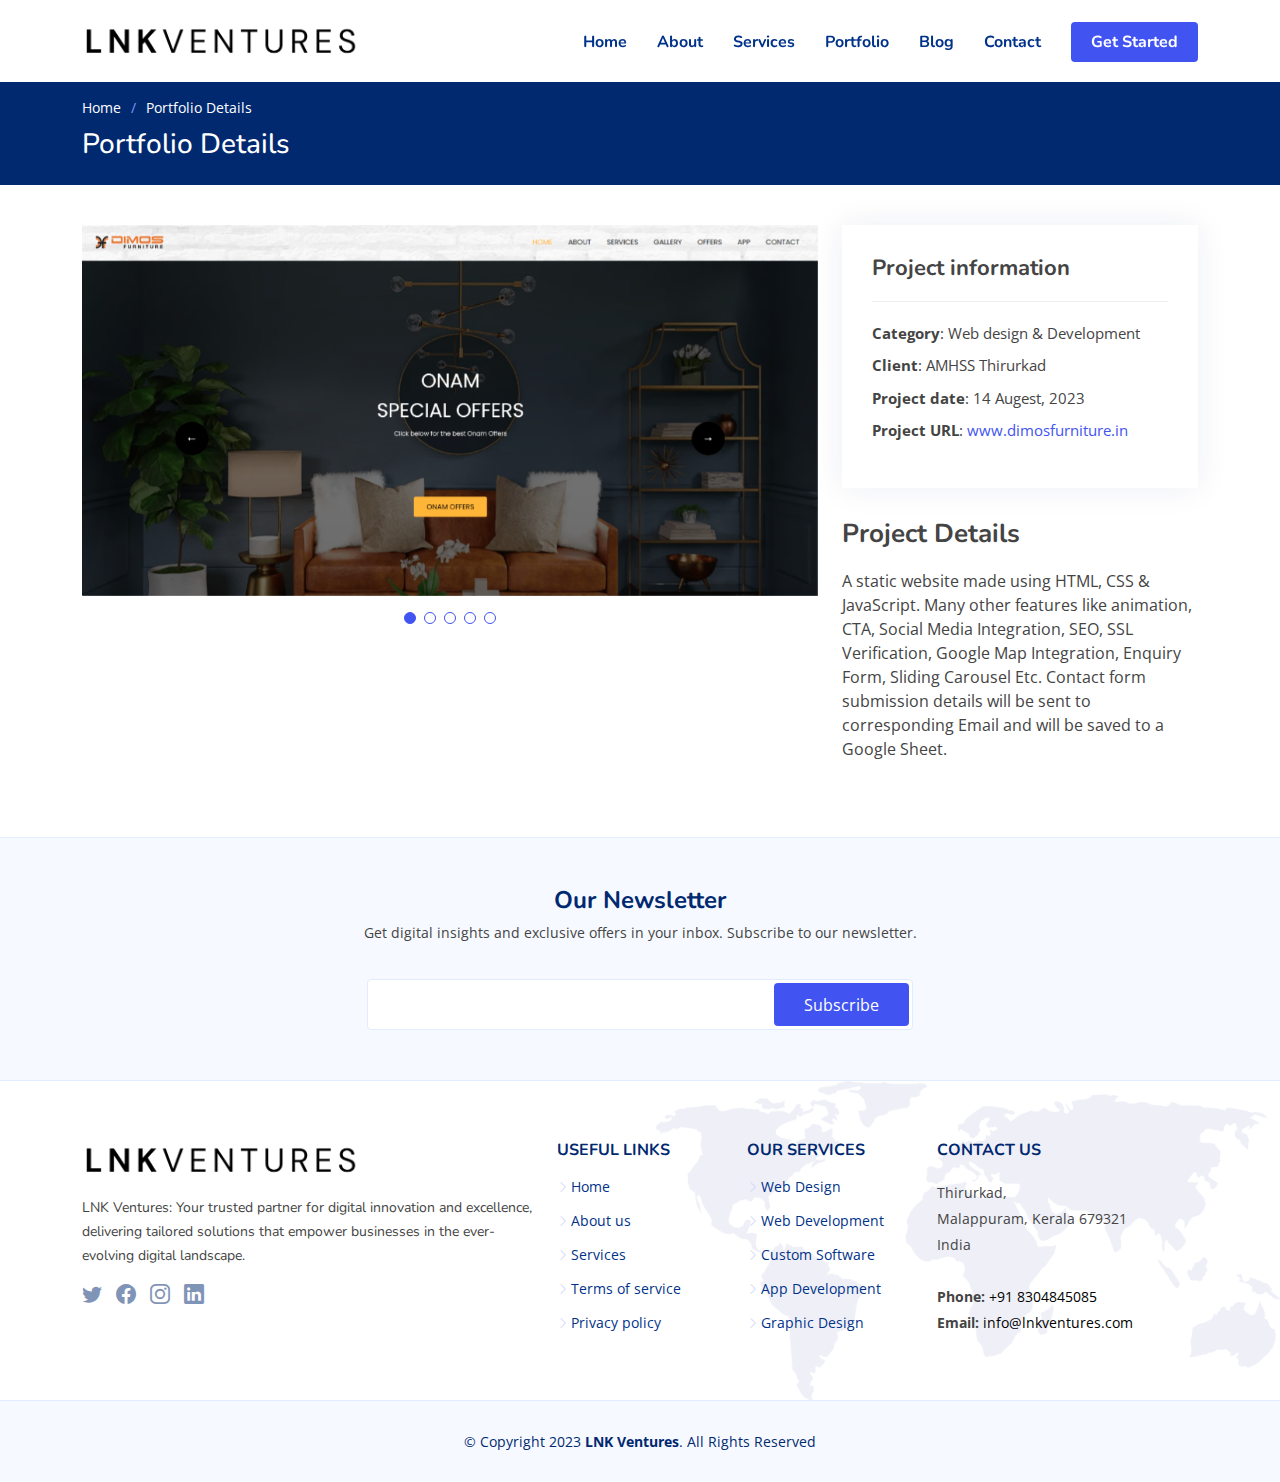
<file: amhss-tkd.html>
<!DOCTYPE html>
<html lang="en">

<head>
  <meta charset="utf-8">
  <meta content="width=device-width, initial-scale=1.0" name="viewport">

  <title>LNK Ventures</title>
  <meta content="" name="description">
  <meta content="" name="keywords">

  <!-- Favicons -->
  <link href="assets/img/Logo/Black minimalist joseph campbell logo-modified.png" rel="icon">
  <link href="assets/img/apple-touch-icon.png" rel="apple-touch-icon">

  <!-- Google Fonts -->
  <link href="https://fonts.googleapis.com/css?family=Open+Sans:300,300i,400,400i,600,600i,700,700i|Nunito:300,300i,400,400i,600,600i,700,700i|Poppins:300,300i,400,400i,500,500i,600,600i,700,700i" rel="stylesheet">

  <!-- Vendor CSS Files -->
  <link href="assets/vendor/aos/aos.css" rel="stylesheet">
  <link href="assets/vendor/bootstrap/css/bootstrap.min.css" rel="stylesheet">
  <link href="assets/vendor/bootstrap-icons/bootstrap-icons.css" rel="stylesheet">
  <link href="assets/vendor/glightbox/css/glightbox.min.css" rel="stylesheet">
  <link href="assets/vendor/remixicon/remixicon.css" rel="stylesheet">
  <link href="assets/vendor/swiper/swiper-bundle.min.css" rel="stylesheet">

  <!-- Template Main CSS File -->
  <link href="assets/css/style.css" rel="stylesheet">
</head>

<body>

  <!-- ======= Header ======= -->
  <header id="header" class="header fixed-top">
    <div class="container-fluid container-xl d-flex align-items-center justify-content-between">

      <a href="/" class="logo d-flex align-items-center">
        <img src="assets/img/Logo/Text-Logo-Black.png" alt="">
      </a>

      <nav id="navbar" class="navbar">
        <ul>
          <li><a class="nav-link scrollto" href="/">Home</a></li>
          <li><a class="nav-link scrollto" href="about.html">About</a></li>
          <li><a class="nav-link scrollto" href="service.html">Services</a></li>
          <li><a class="nav-link scrollto" href="portfolio.html">Portfolio</a></li>
          <!-- <li><a class="nav-link scrollto" href="#team">Team</a></li> -->
          <li><a href="#">Blog</a></li>
          <!-- <li class="dropdown"><a href="#"><span>Drop Down</span> <i class="bi bi-chevron-down"></i></a>
            <ul>
              <li><a href="#">Drop Down 1</a></li>
              <li class="dropdown"><a href="#"><span>Deep Drop Down</span> <i class="bi bi-chevron-right"></i></a>
                <ul>
                  <li><a href="#">Deep Drop Down 1</a></li>
                  <li><a href="#">Deep Drop Down 2</a></li>
                  <li><a href="#">Deep Drop Down 3</a></li>
                  <li><a href="#">Deep Drop Down 4</a></li>
                  <li><a href="#">Deep Drop Down 5</a></li>
                </ul>
              </li>
              <li><a href="#">Drop Down 2</a></li>
              <li><a href="#">Drop Down 3</a></li>
              <li><a href="#">Drop Down 4</a></li>
            </ul>
          </li> -->

          <!-- <li class="dropdown megamenu"><a href="#"><span>Mega Menu</span> <i class="bi bi-chevron-down"></i></a>
            <ul>
              <li>
                <a href="#">Column 1 link 1</a>
                <a href="#">Column 1 link 2</a>
                <a href="#">Column 1 link 3</a>
              </li>
              <li>
                <a href="#">Column 2 link 1</a>
                <a href="#">Column 2 link 2</a>
                <a href="#">Column 3 link 3</a>
              </li>
              <li>
                <a href="#">Column 3 link 1</a>
                <a href="#">Column 3 link 2</a>
                <a href="#">Column 3 link 3</a>
              </li>
              <li>
                <a href="#">Column 4 link 1</a>
                <a href="#">Column 4 link 2</a>
                <a href="#">Column 4 link 3</a>
              </li>
            </ul>
          </li> -->

          <li><a class="nav-link scrollto" href="contact.html">Contact</a></li>
          <li><a class="getstarted scrollto" href="#about">Get Started</a></li>
        </ul>
        <i class="bi bi-list mobile-nav-toggle"></i>
      </nav><!-- .navbar -->

    </div>
  </header><!-- End Header -->

  <main id="main">

    <!-- ======= Breadcrumbs ======= -->
    <section class="breadcrumbs">
      <div class="container">

        <ol>
          <li><a href="index.html">Home</a></li>
          <li>Portfolio Details</li>
        </ol>
        <h2>Portfolio Details</h2>

      </div>
    </section><!-- End Breadcrumbs -->

    <!-- ======= Portfolio Details Section ======= -->
    <section id="portfolio-details" class="portfolio-details">
      <div class="container">

        <div class="row gy-4">

          <div class="col-lg-8">
            <div class="portfolio-details-slider swiper">
              <div class="swiper-wrapper align-items-center">

                <div class="swiper-slide">
                  <img src="assets/img/portfolio/Dimos-Furniture/dimos-furniture-img (1).png" alt="">
                </div>

                <div class="swiper-slide">
                  <img src="assets/img/portfolio/Dimos-Furniture/dimos-furniture-img (2).png" alt="">
                </div>

                <div class="swiper-slide">
                  <img src="assets/img/portfolio/Dimos-Furniture/dimos-furniture-img (3).png" alt="">
                </div>

                <div class="swiper-slide">
                  <img src="assets/img/portfolio/Dimos-Furniture/dimos-furniture-img (4).png" alt="">
                </div>

                <div class="swiper-slide">
                  <img src="assets/img/portfolio/Dimos-Furniture/dimos-furniture-img (5).png" alt="">
                </div>

              </div>
              <div class="swiper-pagination"></div>
            </div>
          </div>

          <div class="col-lg-4">
            <div class="portfolio-info">
              <h3>Project information</h3>
              <ul>
                <li><strong>Category</strong>: Web design & Development</li>
                <li><strong>Client</strong>: AMHSS Thirurkad</li>
                <li><strong>Project date</strong>: 14 Augest, 2023</li>
                <li><strong>Project URL</strong>: <a target="_blank" href="https://dimosfurniture.in">www.dimosfurniture.in</a></li>
              </ul>
            </div>
            <div class="portfolio-description">
              <h2>Project Details</h2>
              <p>
                A static website made using HTML, CSS & JavaScript. Many other features like animation, CTA, Social Media Integration, SEO, SSL Verification, Google Map Integration, Enquiry Form, Sliding Carousel Etc.
                Contact form submission details will be sent to corresponding Email and will be saved to a Google Sheet.
              </p>
            </div>
          </div>

        </div>

      </div>
    </section><!-- End Portfolio Details Section -->

  </main><!-- End #main -->

  <!-- ======= Footer ======= -->
  <footer id="footer" class="footer">

    <div class="footer-newsletter">
      <div class="container">
        <div class="row justify-content-center">
          <div class="col-lg-12 text-center">
            <h4>Our Newsletter</h4>
            <p>Get digital insights and exclusive offers in your inbox. Subscribe to our newsletter.</p>
          </div>
          <div class="col-lg-6">
            <form action="" method="post">
              <input type="email" name="email"><input type="submit" value="Subscribe">
            </form>
          </div>
        </div>
      </div>
    </div>

    <div class="footer-top">
      <div class="container">
        <div class="row gy-4">
          <div class="col-lg-5 col-md-12 footer-info">
            <a href="/" class="logo d-flex align-items-center">
              <img src="assets/img/Logo/Text-Logo-Black.png" alt="">
              <!-- <span>FlexStart</span> -->
            </a>
            <p>LNK Ventures: Your trusted partner for digital innovation and excellence, delivering tailored solutions that empower businesses in the ever-evolving digital landscape.</p>
            <div class="social-links mt-3">
              <a href="#" class="twitter"><i class="bi bi-twitter"></i></a>
              <a href="#" class="facebook"><i class="bi bi-facebook"></i></a>
              <a href="https://instagram.com/lnkventures" class="instagram"><i class="bi bi-instagram"></i></a>
              <a href="#" class="linkedin"><i class="bi bi-linkedin"></i></a>
            </div>
          </div>

          <div class="col-lg-2 col-6 footer-links">
            <h4>Useful Links</h4>
            <ul>
              <li><i class="bi bi-chevron-right"></i> <a href="#">Home</a></li>
              <li><i class="bi bi-chevron-right"></i> <a href="#">About us</a></li>
              <li><i class="bi bi-chevron-right"></i> <a href="#">Services</a></li>
              <li><i class="bi bi-chevron-right"></i> <a href="#">Terms of service</a></li>
              <li><i class="bi bi-chevron-right"></i> <a href="#">Privacy policy</a></li>
            </ul>
          </div>

          <div class="col-lg-2 col-6 footer-links">
            <h4>Our Services</h4>
            <ul>
              <li><i class="bi bi-chevron-right"></i> <a href="#">Web Design</a></li>
              <li><i class="bi bi-chevron-right"></i> <a href="#">Web Development</a></li>
              <li><i class="bi bi-chevron-right"></i> <a href="#">Custom Software</a></li>
              <li><i class="bi bi-chevron-right"></i> <a href="#">App Development</a></li>
              <li><i class="bi bi-chevron-right"></i> <a href="#">Graphic Design</a></li>
            </ul>
          </div>

          <div class="col-lg-3 col-md-12 footer-contact text-center text-md-start">
            <h4>Contact Us</h4>
            <p>
              Thirurkad,<br>
              Malappuram, Kerala 679321<br>
              India <br><br>
              <strong>Phone:</strong> <a href="tel:+918304845085">+91 8304845085</a><br>
              <strong>Email:</strong><a href="mailto:info@lnkventures"> info@lnkventures.com</a><br>
            </p>

          </div>

        </div>
      </div>
    </div>

    <div class="container">
      <div class="copyright">
        &copy; Copyright 2023 <strong><span><a href="/">LNK Ventures</a></span></strong>. All Rights Reserved
      </div>
      
    </div>
  </footer><!-- End Footer -->

  <a href="#" class="back-to-top d-flex align-items-center justify-content-center"><i class="bi bi-arrow-up-short"></i></a>

  <!-- Vendor JS Files -->
  <script src="assets/vendor/purecounter/purecounter_vanilla.js"></script>
  <script src="assets/vendor/aos/aos.js"></script>
  <script src="assets/vendor/bootstrap/js/bootstrap.bundle.min.js"></script>
  <script src="assets/vendor/glightbox/js/glightbox.min.js"></script>
  <script src="assets/vendor/isotope-layout/isotope.pkgd.min.js"></script>
  <script src="assets/vendor/swiper/swiper-bundle.min.js"></script>
  <script src="assets/vendor/php-email-form/validate.js"></script>

  <!-- Template Main JS File -->
  <script src="assets/js/main.js"></script>

</body>

</html>
</file>
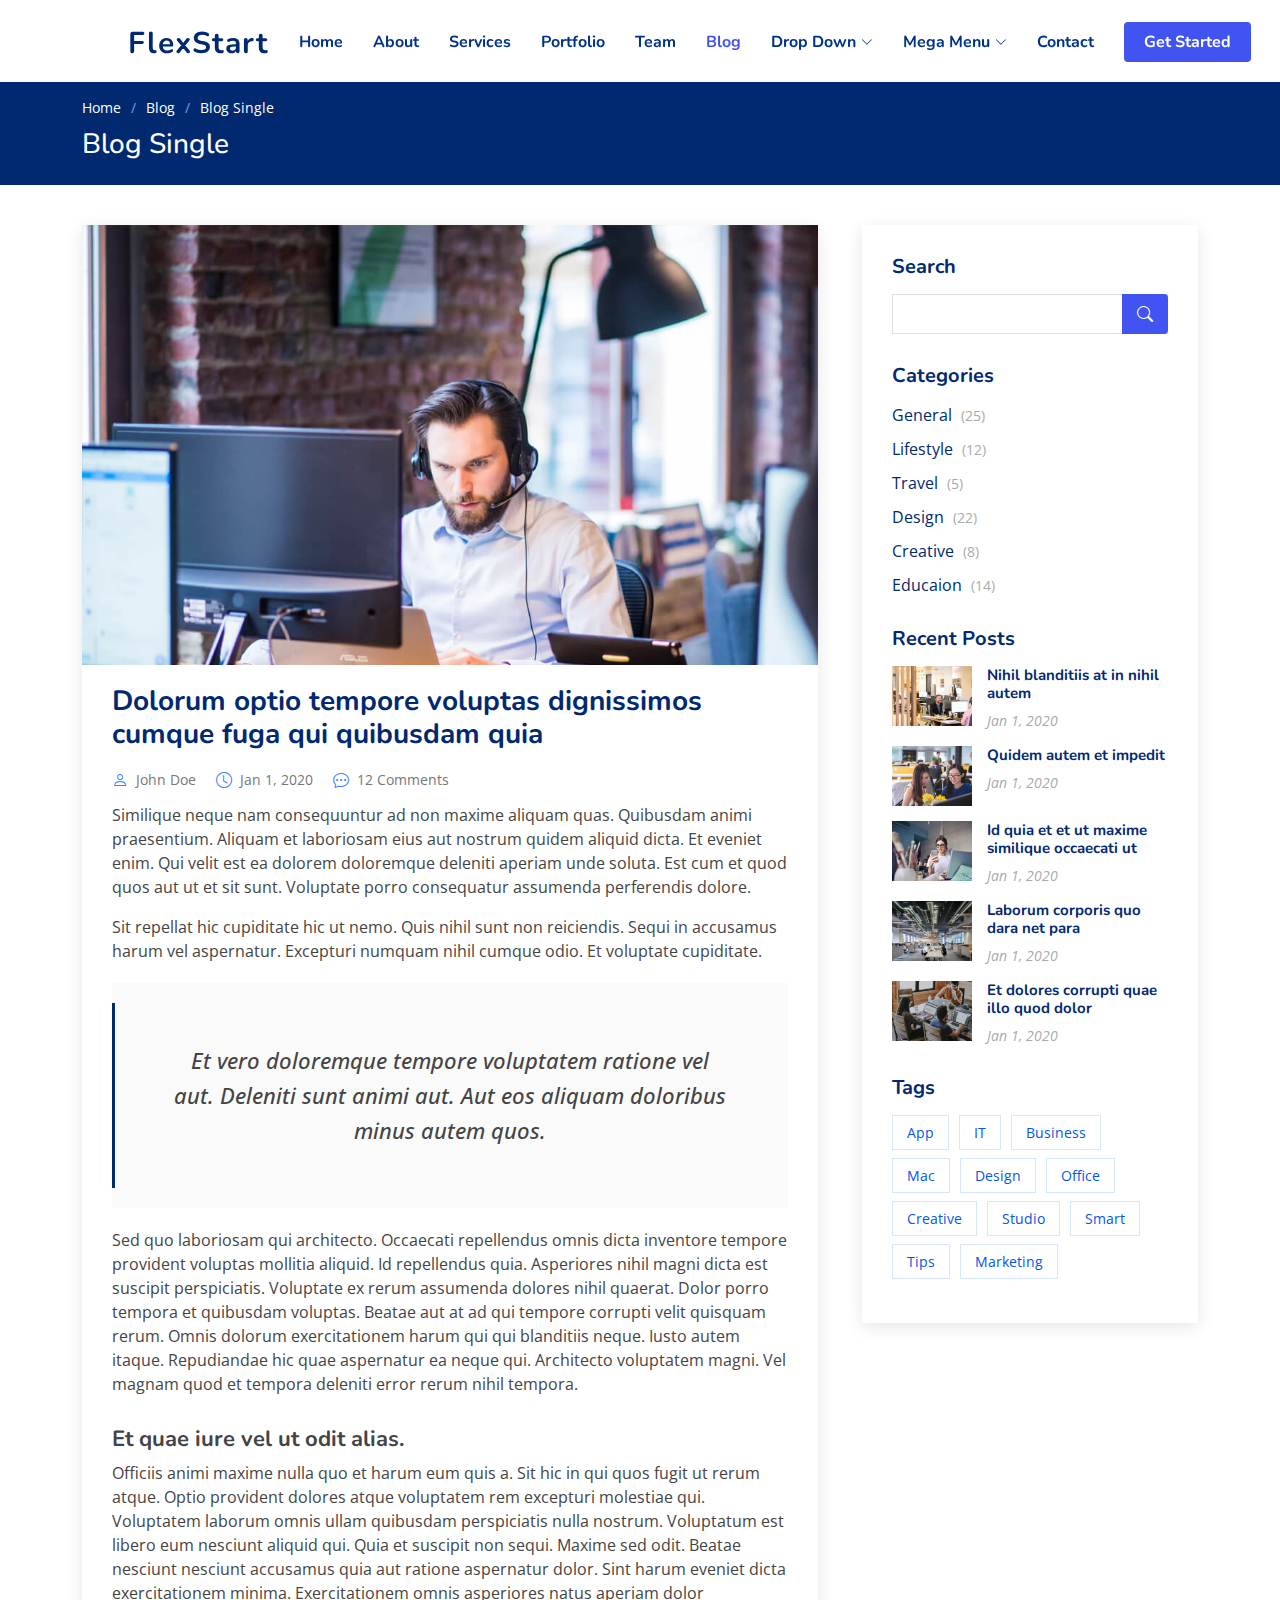
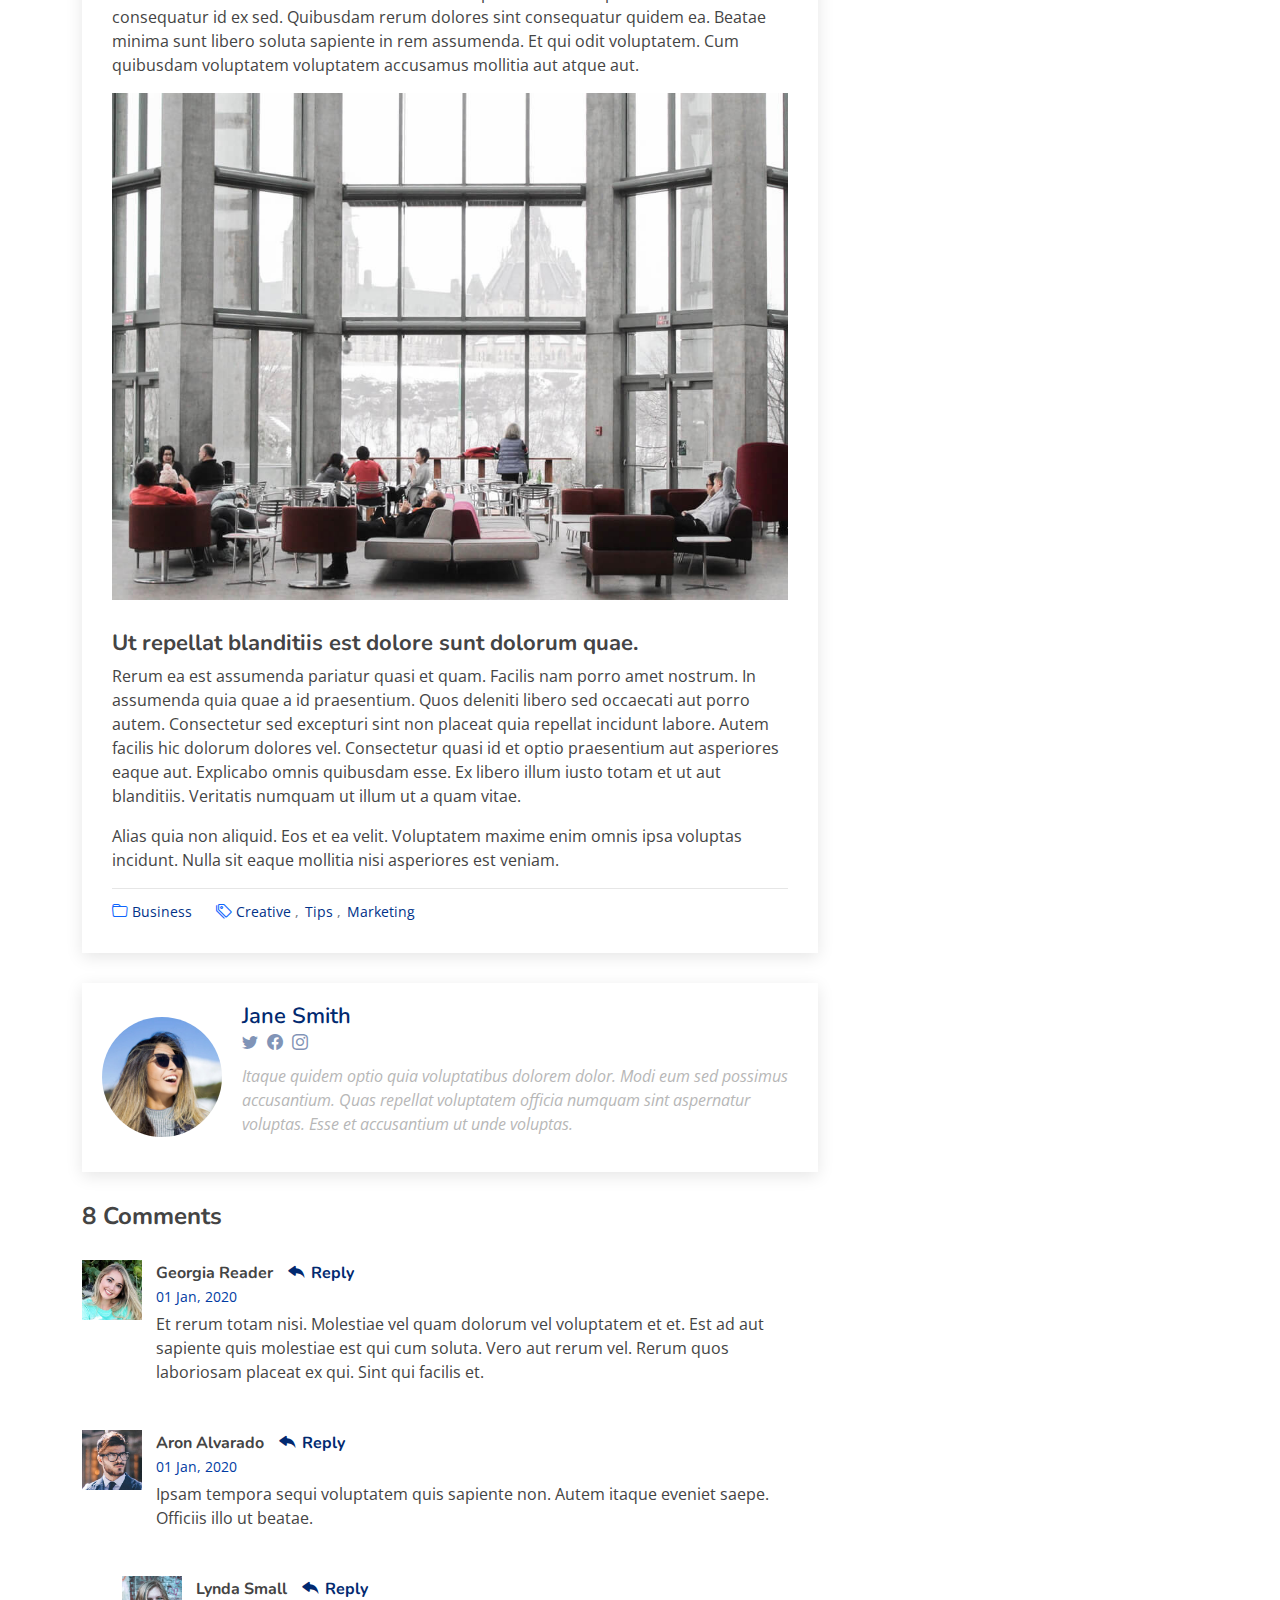
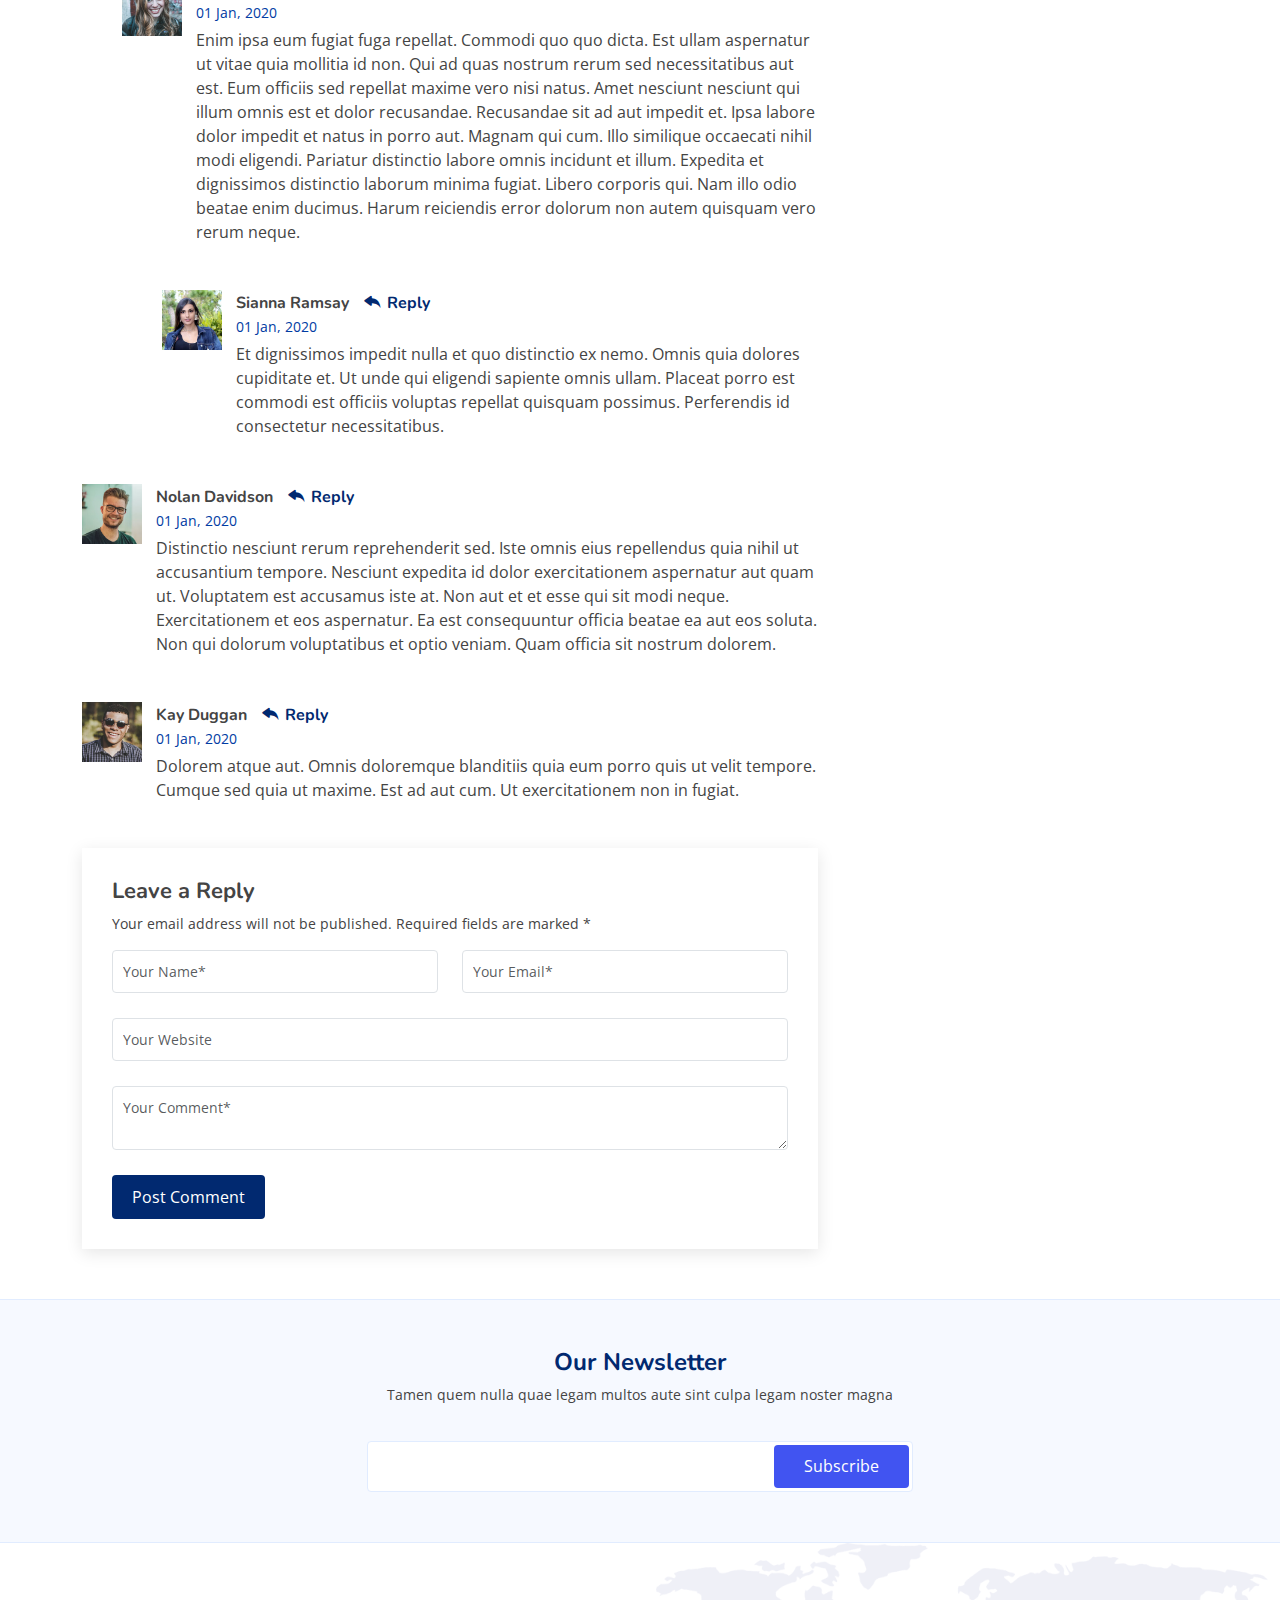
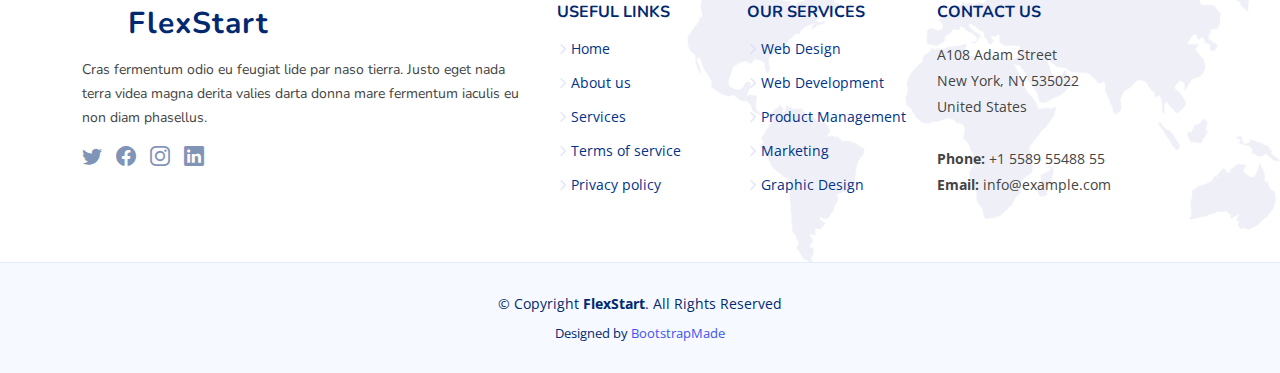
<file: blog-single.html>
<!DOCTYPE html>
<html lang="en">

<head>
  <meta charset="utf-8">
  <meta content="width=device-width, initial-scale=1.0" name="viewport">

  <title>Blog Single - FlexStart Bootstrap Template</title>
  <meta content="" name="description">
  <meta content="" name="keywords">

  <!-- Favicons -->
  <link href="assets/img/favicon.png" rel="icon">
  <link href="assets/img/apple-touch-icon.png" rel="apple-touch-icon">

  <!-- Google Fonts -->
  <link href="https://fonts.googleapis.com/css?family=Open+Sans:300,300i,400,400i,600,600i,700,700i|Nunito:300,300i,400,400i,600,600i,700,700i|Poppins:300,300i,400,400i,500,500i,600,600i,700,700i" rel="stylesheet">

  <!-- Vendor CSS Files -->
  <link href="assets/vendor/aos/aos.css" rel="stylesheet">
  <link href="assets/vendor/bootstrap/css/bootstrap.min.css" rel="stylesheet">
  <link href="assets/vendor/bootstrap-icons/bootstrap-icons.css" rel="stylesheet">
  <link href="assets/vendor/glightbox/css/glightbox.min.css" rel="stylesheet">
  <link href="assets/vendor/remixicon/remixicon.css" rel="stylesheet">
  <link href="assets/vendor/swiper/swiper-bundle.min.css" rel="stylesheet">

  <!-- Template Main CSS File -->
  <link href="assets/css/style.css" rel="stylesheet">

  <!-- =======================================================
  * Template Name: FlexStart
  * Updated: Sep 18 2023 with Bootstrap v5.3.2
  * Template URL: https://bootstrapmade.com/flexstart-bootstrap-startup-template/
  * Author: BootstrapMade.com
  * License: https://bootstrapmade.com/license/
  ======================================================== -->
</head>

<body>

  <!-- ======= Header ======= -->
  <header id="header" class="header fixed-top">
    <div class="container-fluid container-xl d-flex align-items-center justify-content-between">

      <a href="index.html" class="logo d-flex align-items-center">
        <img src="assets/img/logo.png" alt="">
        <span>FlexStart</span>
      </a>

      <nav id="navbar" class="navbar">
        <ul>
          <li><a class="nav-link scrollto " href="#hero">Home</a></li>
          <li><a class="nav-link scrollto" href="#about">About</a></li>
          <li><a class="nav-link scrollto" href="#services">Services</a></li>
          <li><a class="nav-link scrollto" href="#portfolio">Portfolio</a></li>
          <li><a class="nav-link scrollto" href="#team">Team</a></li>
          <li><a class="active" href="blog.html">Blog</a></li>
          <li class="dropdown"><a href="#"><span>Drop Down</span> <i class="bi bi-chevron-down"></i></a>
            <ul>
              <li><a href="#">Drop Down 1</a></li>
              <li class="dropdown"><a href="#"><span>Deep Drop Down</span> <i class="bi bi-chevron-right"></i></a>
                <ul>
                  <li><a href="#">Deep Drop Down 1</a></li>
                  <li><a href="#">Deep Drop Down 2</a></li>
                  <li><a href="#">Deep Drop Down 3</a></li>
                  <li><a href="#">Deep Drop Down 4</a></li>
                  <li><a href="#">Deep Drop Down 5</a></li>
                </ul>
              </li>
              <li><a href="#">Drop Down 2</a></li>
              <li><a href="#">Drop Down 3</a></li>
              <li><a href="#">Drop Down 4</a></li>
            </ul>
          </li>

          <li class="dropdown megamenu"><a href="#"><span>Mega Menu</span> <i class="bi bi-chevron-down"></i></a>
            <ul>
              <li>
                <a href="#">Column 1 link 1</a>
                <a href="#">Column 1 link 2</a>
                <a href="#">Column 1 link 3</a>
              </li>
              <li>
                <a href="#">Column 2 link 1</a>
                <a href="#">Column 2 link 2</a>
                <a href="#">Column 3 link 3</a>
              </li>
              <li>
                <a href="#">Column 3 link 1</a>
                <a href="#">Column 3 link 2</a>
                <a href="#">Column 3 link 3</a>
              </li>
              <li>
                <a href="#">Column 4 link 1</a>
                <a href="#">Column 4 link 2</a>
                <a href="#">Column 4 link 3</a>
              </li>
            </ul>
          </li>

          <li><a class="nav-link scrollto" href="#contact">Contact</a></li>
          <li><a class="getstarted scrollto" href="#about">Get Started</a></li>
        </ul>
        <i class="bi bi-list mobile-nav-toggle"></i>
      </nav><!-- .navbar -->

    </div>
  </header><!-- End Header -->

  <main id="main">

    <!-- ======= Breadcrumbs ======= -->
    <section class="breadcrumbs">
      <div class="container">

        <ol>
          <li><a href="index.html">Home</a></li>
          <li><a href="blog.html">Blog</a></li>
          <li>Blog Single</li>
        </ol>
        <h2>Blog Single</h2>

      </div>
    </section><!-- End Breadcrumbs -->

    <!-- ======= Blog Single Section ======= -->
    <section id="blog" class="blog">
      <div class="container" data-aos="fade-up">

        <div class="row">

          <div class="col-lg-8 entries">

            <article class="entry entry-single">

              <div class="entry-img">
                <img src="assets/img/blog/blog-1.jpg" alt="" class="img-fluid">
              </div>

              <h2 class="entry-title">
                <a href="blog-single.html">Dolorum optio tempore voluptas dignissimos cumque fuga qui quibusdam quia</a>
              </h2>

              <div class="entry-meta">
                <ul>
                  <li class="d-flex align-items-center"><i class="bi bi-person"></i> <a href="blog-single.html">John Doe</a></li>
                  <li class="d-flex align-items-center"><i class="bi bi-clock"></i> <a href="blog-single.html"><time datetime="2020-01-01">Jan 1, 2020</time></a></li>
                  <li class="d-flex align-items-center"><i class="bi bi-chat-dots"></i> <a href="blog-single.html">12 Comments</a></li>
                </ul>
              </div>

              <div class="entry-content">
                <p>
                  Similique neque nam consequuntur ad non maxime aliquam quas. Quibusdam animi praesentium. Aliquam et laboriosam eius aut nostrum quidem aliquid dicta.
                  Et eveniet enim. Qui velit est ea dolorem doloremque deleniti aperiam unde soluta. Est cum et quod quos aut ut et sit sunt. Voluptate porro consequatur assumenda perferendis dolore.
                </p>

                <p>
                  Sit repellat hic cupiditate hic ut nemo. Quis nihil sunt non reiciendis. Sequi in accusamus harum vel aspernatur. Excepturi numquam nihil cumque odio. Et voluptate cupiditate.
                </p>

                <blockquote>
                  <p>
                    Et vero doloremque tempore voluptatem ratione vel aut. Deleniti sunt animi aut. Aut eos aliquam doloribus minus autem quos.
                  </p>
                </blockquote>

                <p>
                  Sed quo laboriosam qui architecto. Occaecati repellendus omnis dicta inventore tempore provident voluptas mollitia aliquid. Id repellendus quia. Asperiores nihil magni dicta est suscipit perspiciatis. Voluptate ex rerum assumenda dolores nihil quaerat.
                  Dolor porro tempora et quibusdam voluptas. Beatae aut at ad qui tempore corrupti velit quisquam rerum. Omnis dolorum exercitationem harum qui qui blanditiis neque.
                  Iusto autem itaque. Repudiandae hic quae aspernatur ea neque qui. Architecto voluptatem magni. Vel magnam quod et tempora deleniti error rerum nihil tempora.
                </p>

                <h3>Et quae iure vel ut odit alias.</h3>
                <p>
                  Officiis animi maxime nulla quo et harum eum quis a. Sit hic in qui quos fugit ut rerum atque. Optio provident dolores atque voluptatem rem excepturi molestiae qui. Voluptatem laborum omnis ullam quibusdam perspiciatis nulla nostrum. Voluptatum est libero eum nesciunt aliquid qui.
                  Quia et suscipit non sequi. Maxime sed odit. Beatae nesciunt nesciunt accusamus quia aut ratione aspernatur dolor. Sint harum eveniet dicta exercitationem minima. Exercitationem omnis asperiores natus aperiam dolor consequatur id ex sed. Quibusdam rerum dolores sint consequatur quidem ea.
                  Beatae minima sunt libero soluta sapiente in rem assumenda. Et qui odit voluptatem. Cum quibusdam voluptatem voluptatem accusamus mollitia aut atque aut.
                </p>
                <img src="assets/img/blog/blog-inside-post.jpg" class="img-fluid" alt="">

                <h3>Ut repellat blanditiis est dolore sunt dolorum quae.</h3>
                <p>
                  Rerum ea est assumenda pariatur quasi et quam. Facilis nam porro amet nostrum. In assumenda quia quae a id praesentium. Quos deleniti libero sed occaecati aut porro autem. Consectetur sed excepturi sint non placeat quia repellat incidunt labore. Autem facilis hic dolorum dolores vel.
                  Consectetur quasi id et optio praesentium aut asperiores eaque aut. Explicabo omnis quibusdam esse. Ex libero illum iusto totam et ut aut blanditiis. Veritatis numquam ut illum ut a quam vitae.
                </p>
                <p>
                  Alias quia non aliquid. Eos et ea velit. Voluptatem maxime enim omnis ipsa voluptas incidunt. Nulla sit eaque mollitia nisi asperiores est veniam.
                </p>

              </div>

              <div class="entry-footer">
                <i class="bi bi-folder"></i>
                <ul class="cats">
                  <li><a href="#">Business</a></li>
                </ul>

                <i class="bi bi-tags"></i>
                <ul class="tags">
                  <li><a href="#">Creative</a></li>
                  <li><a href="#">Tips</a></li>
                  <li><a href="#">Marketing</a></li>
                </ul>
              </div>

            </article><!-- End blog entry -->

            <div class="blog-author d-flex align-items-center">
              <img src="assets/img/blog/blog-author.jpg" class="rounded-circle float-left" alt="">
              <div>
                <h4>Jane Smith</h4>
                <div class="social-links">
                  <a href="https://twitters.com/#"><i class="bi bi-twitter"></i></a>
                  <a href="https://facebook.com/#"><i class="bi bi-facebook"></i></a>
                  <a href="https://instagram.com/#"><i class="biu bi-instagram"></i></a>
                </div>
                <p>
                  Itaque quidem optio quia voluptatibus dolorem dolor. Modi eum sed possimus accusantium. Quas repellat voluptatem officia numquam sint aspernatur voluptas. Esse et accusantium ut unde voluptas.
                </p>
              </div>
            </div><!-- End blog author bio -->

            <div class="blog-comments">

              <h4 class="comments-count">8 Comments</h4>

              <div id="comment-1" class="comment">
                <div class="d-flex">
                  <div class="comment-img"><img src="assets/img/blog/comments-1.jpg" alt=""></div>
                  <div>
                    <h5><a href="">Georgia Reader</a> <a href="#" class="reply"><i class="bi bi-reply-fill"></i> Reply</a></h5>
                    <time datetime="2020-01-01">01 Jan, 2020</time>
                    <p>
                      Et rerum totam nisi. Molestiae vel quam dolorum vel voluptatem et et. Est ad aut sapiente quis molestiae est qui cum soluta.
                      Vero aut rerum vel. Rerum quos laboriosam placeat ex qui. Sint qui facilis et.
                    </p>
                  </div>
                </div>
              </div><!-- End comment #1 -->

              <div id="comment-2" class="comment">
                <div class="d-flex">
                  <div class="comment-img"><img src="assets/img/blog/comments-2.jpg" alt=""></div>
                  <div>
                    <h5><a href="">Aron Alvarado</a> <a href="#" class="reply"><i class="bi bi-reply-fill"></i> Reply</a></h5>
                    <time datetime="2020-01-01">01 Jan, 2020</time>
                    <p>
                      Ipsam tempora sequi voluptatem quis sapiente non. Autem itaque eveniet saepe. Officiis illo ut beatae.
                    </p>
                  </div>
                </div>

                <div id="comment-reply-1" class="comment comment-reply">
                  <div class="d-flex">
                    <div class="comment-img"><img src="assets/img/blog/comments-3.jpg" alt=""></div>
                    <div>
                      <h5><a href="">Lynda Small</a> <a href="#" class="reply"><i class="bi bi-reply-fill"></i> Reply</a></h5>
                      <time datetime="2020-01-01">01 Jan, 2020</time>
                      <p>
                        Enim ipsa eum fugiat fuga repellat. Commodi quo quo dicta. Est ullam aspernatur ut vitae quia mollitia id non. Qui ad quas nostrum rerum sed necessitatibus aut est. Eum officiis sed repellat maxime vero nisi natus. Amet nesciunt nesciunt qui illum omnis est et dolor recusandae.

                        Recusandae sit ad aut impedit et. Ipsa labore dolor impedit et natus in porro aut. Magnam qui cum. Illo similique occaecati nihil modi eligendi. Pariatur distinctio labore omnis incidunt et illum. Expedita et dignissimos distinctio laborum minima fugiat.

                        Libero corporis qui. Nam illo odio beatae enim ducimus. Harum reiciendis error dolorum non autem quisquam vero rerum neque.
                      </p>
                    </div>
                  </div>

                  <div id="comment-reply-2" class="comment comment-reply">
                    <div class="d-flex">
                      <div class="comment-img"><img src="assets/img/blog/comments-4.jpg" alt=""></div>
                      <div>
                        <h5><a href="">Sianna Ramsay</a> <a href="#" class="reply"><i class="bi bi-reply-fill"></i> Reply</a></h5>
                        <time datetime="2020-01-01">01 Jan, 2020</time>
                        <p>
                          Et dignissimos impedit nulla et quo distinctio ex nemo. Omnis quia dolores cupiditate et. Ut unde qui eligendi sapiente omnis ullam. Placeat porro est commodi est officiis voluptas repellat quisquam possimus. Perferendis id consectetur necessitatibus.
                        </p>
                      </div>
                    </div>

                  </div><!-- End comment reply #2-->

                </div><!-- End comment reply #1-->

              </div><!-- End comment #2-->

              <div id="comment-3" class="comment">
                <div class="d-flex">
                  <div class="comment-img"><img src="assets/img/blog/comments-5.jpg" alt=""></div>
                  <div>
                    <h5><a href="">Nolan Davidson</a> <a href="#" class="reply"><i class="bi bi-reply-fill"></i> Reply</a></h5>
                    <time datetime="2020-01-01">01 Jan, 2020</time>
                    <p>
                      Distinctio nesciunt rerum reprehenderit sed. Iste omnis eius repellendus quia nihil ut accusantium tempore. Nesciunt expedita id dolor exercitationem aspernatur aut quam ut. Voluptatem est accusamus iste at.
                      Non aut et et esse qui sit modi neque. Exercitationem et eos aspernatur. Ea est consequuntur officia beatae ea aut eos soluta. Non qui dolorum voluptatibus et optio veniam. Quam officia sit nostrum dolorem.
                    </p>
                  </div>
                </div>

              </div><!-- End comment #3 -->

              <div id="comment-4" class="comment">
                <div class="d-flex">
                  <div class="comment-img"><img src="assets/img/blog/comments-6.jpg" alt=""></div>
                  <div>
                    <h5><a href="">Kay Duggan</a> <a href="#" class="reply"><i class="bi bi-reply-fill"></i> Reply</a></h5>
                    <time datetime="2020-01-01">01 Jan, 2020</time>
                    <p>
                      Dolorem atque aut. Omnis doloremque blanditiis quia eum porro quis ut velit tempore. Cumque sed quia ut maxime. Est ad aut cum. Ut exercitationem non in fugiat.
                    </p>
                  </div>
                </div>

              </div><!-- End comment #4 -->

              <div class="reply-form">
                <h4>Leave a Reply</h4>
                <p>Your email address will not be published. Required fields are marked * </p>
                <form action="">
                  <div class="row">
                    <div class="col-md-6 form-group">
                      <input name="name" type="text" class="form-control" placeholder="Your Name*">
                    </div>
                    <div class="col-md-6 form-group">
                      <input name="email" type="text" class="form-control" placeholder="Your Email*">
                    </div>
                  </div>
                  <div class="row">
                    <div class="col form-group">
                      <input name="website" type="text" class="form-control" placeholder="Your Website">
                    </div>
                  </div>
                  <div class="row">
                    <div class="col form-group">
                      <textarea name="comment" class="form-control" placeholder="Your Comment*"></textarea>
                    </div>
                  </div>
                  <button type="submit" class="btn btn-primary">Post Comment</button>

                </form>

              </div>

            </div><!-- End blog comments -->

          </div><!-- End blog entries list -->

          <div class="col-lg-4">

            <div class="sidebar">

              <h3 class="sidebar-title">Search</h3>
              <div class="sidebar-item search-form">
                <form action="">
                  <input type="text">
                  <button type="submit"><i class="bi bi-search"></i></button>
                </form>
              </div><!-- End sidebar search formn-->

              <h3 class="sidebar-title">Categories</h3>
              <div class="sidebar-item categories">
                <ul>
                  <li><a href="#">General <span>(25)</span></a></li>
                  <li><a href="#">Lifestyle <span>(12)</span></a></li>
                  <li><a href="#">Travel <span>(5)</span></a></li>
                  <li><a href="#">Design <span>(22)</span></a></li>
                  <li><a href="#">Creative <span>(8)</span></a></li>
                  <li><a href="#">Educaion <span>(14)</span></a></li>
                </ul>
              </div><!-- End sidebar categories-->

              <h3 class="sidebar-title">Recent Posts</h3>
              <div class="sidebar-item recent-posts">
                <div class="post-item clearfix">
                  <img src="assets/img/blog/blog-recent-1.jpg" alt="">
                  <h4><a href="blog-single.html">Nihil blanditiis at in nihil autem</a></h4>
                  <time datetime="2020-01-01">Jan 1, 2020</time>
                </div>

                <div class="post-item clearfix">
                  <img src="assets/img/blog/blog-recent-2.jpg" alt="">
                  <h4><a href="blog-single.html">Quidem autem et impedit</a></h4>
                  <time datetime="2020-01-01">Jan 1, 2020</time>
                </div>

                <div class="post-item clearfix">
                  <img src="assets/img/blog/blog-recent-3.jpg" alt="">
                  <h4><a href="blog-single.html">Id quia et et ut maxime similique occaecati ut</a></h4>
                  <time datetime="2020-01-01">Jan 1, 2020</time>
                </div>

                <div class="post-item clearfix">
                  <img src="assets/img/blog/blog-recent-4.jpg" alt="">
                  <h4><a href="blog-single.html">Laborum corporis quo dara net para</a></h4>
                  <time datetime="2020-01-01">Jan 1, 2020</time>
                </div>

                <div class="post-item clearfix">
                  <img src="assets/img/blog/blog-recent-5.jpg" alt="">
                  <h4><a href="blog-single.html">Et dolores corrupti quae illo quod dolor</a></h4>
                  <time datetime="2020-01-01">Jan 1, 2020</time>
                </div>

              </div><!-- End sidebar recent posts-->

              <h3 class="sidebar-title">Tags</h3>
              <div class="sidebar-item tags">
                <ul>
                  <li><a href="#">App</a></li>
                  <li><a href="#">IT</a></li>
                  <li><a href="#">Business</a></li>
                  <li><a href="#">Mac</a></li>
                  <li><a href="#">Design</a></li>
                  <li><a href="#">Office</a></li>
                  <li><a href="#">Creative</a></li>
                  <li><a href="#">Studio</a></li>
                  <li><a href="#">Smart</a></li>
                  <li><a href="#">Tips</a></li>
                  <li><a href="#">Marketing</a></li>
                </ul>
              </div><!-- End sidebar tags-->

            </div><!-- End sidebar -->

          </div><!-- End blog sidebar -->

        </div>

      </div>
    </section><!-- End Blog Single Section -->

  </main><!-- End #main -->

  <!-- ======= Footer ======= -->
  <footer id="footer" class="footer">

    <div class="footer-newsletter">
      <div class="container">
        <div class="row justify-content-center">
          <div class="col-lg-12 text-center">
            <h4>Our Newsletter</h4>
            <p>Tamen quem nulla quae legam multos aute sint culpa legam noster magna</p>
          </div>
          <div class="col-lg-6">
            <form action="" method="post">
              <input type="email" name="email"><input type="submit" value="Subscribe">
            </form>
          </div>
        </div>
      </div>
    </div>

    <div class="footer-top">
      <div class="container">
        <div class="row gy-4">
          <div class="col-lg-5 col-md-12 footer-info">
            <a href="index.html" class="logo d-flex align-items-center">
              <img src="assets/img/logo.png" alt="">
              <span>FlexStart</span>
            </a>
            <p>Cras fermentum odio eu feugiat lide par naso tierra. Justo eget nada terra videa magna derita valies darta donna mare fermentum iaculis eu non diam phasellus.</p>
            <div class="social-links mt-3">
              <a href="#" class="twitter"><i class="bi bi-twitter"></i></a>
              <a href="#" class="facebook"><i class="bi bi-facebook"></i></a>
              <a href="#" class="instagram"><i class="bi bi-instagram"></i></a>
              <a href="#" class="linkedin"><i class="bi bi-linkedin"></i></a>
            </div>
          </div>

          <div class="col-lg-2 col-6 footer-links">
            <h4>Useful Links</h4>
            <ul>
              <li><i class="bi bi-chevron-right"></i> <a href="#">Home</a></li>
              <li><i class="bi bi-chevron-right"></i> <a href="#">About us</a></li>
              <li><i class="bi bi-chevron-right"></i> <a href="#">Services</a></li>
              <li><i class="bi bi-chevron-right"></i> <a href="#">Terms of service</a></li>
              <li><i class="bi bi-chevron-right"></i> <a href="#">Privacy policy</a></li>
            </ul>
          </div>

          <div class="col-lg-2 col-6 footer-links">
            <h4>Our Services</h4>
            <ul>
              <li><i class="bi bi-chevron-right"></i> <a href="#">Web Design</a></li>
              <li><i class="bi bi-chevron-right"></i> <a href="#">Web Development</a></li>
              <li><i class="bi bi-chevron-right"></i> <a href="#">Product Management</a></li>
              <li><i class="bi bi-chevron-right"></i> <a href="#">Marketing</a></li>
              <li><i class="bi bi-chevron-right"></i> <a href="#">Graphic Design</a></li>
            </ul>
          </div>

          <div class="col-lg-3 col-md-12 footer-contact text-center text-md-start">
            <h4>Contact Us</h4>
            <p>
              A108 Adam Street <br>
              New York, NY 535022<br>
              United States <br><br>
              <strong>Phone:</strong> +1 5589 55488 55<br>
              <strong>Email:</strong> info@example.com<br>
            </p>

          </div>

        </div>
      </div>
    </div>

    <div class="container">
      <div class="copyright">
        &copy; Copyright <strong><span>FlexStart</span></strong>. All Rights Reserved
      </div>
      <div class="credits">
        <!-- All the links in the footer should remain intact. -->
        <!-- You can delete the links only if you purchased the pro version. -->
        <!-- Licensing information: https://bootstrapmade.com/license/ -->
        <!-- Purchase the pro version with working PHP/AJAX contact form: https://bootstrapmade.com/flexstart-bootstrap-startup-template/ -->
        Designed by <a href="https://bootstrapmade.com/">BootstrapMade</a>
      </div>
    </div>
  </footer><!-- End Footer -->

  <a href="#" class="back-to-top d-flex align-items-center justify-content-center"><i class="bi bi-arrow-up-short"></i></a>

  <!-- Vendor JS Files -->
  <script src="assets/vendor/purecounter/purecounter_vanilla.js"></script>
  <script src="assets/vendor/aos/aos.js"></script>
  <script src="assets/vendor/bootstrap/js/bootstrap.bundle.min.js"></script>
  <script src="assets/vendor/glightbox/js/glightbox.min.js"></script>
  <script src="assets/vendor/isotope-layout/isotope.pkgd.min.js"></script>
  <script src="assets/vendor/swiper/swiper-bundle.min.js"></script>
  <script src="assets/vendor/php-email-form/validate.js"></script>

  <!-- Template Main JS File -->
  <script src="assets/js/main.js"></script>

</body>

</html>
</file>
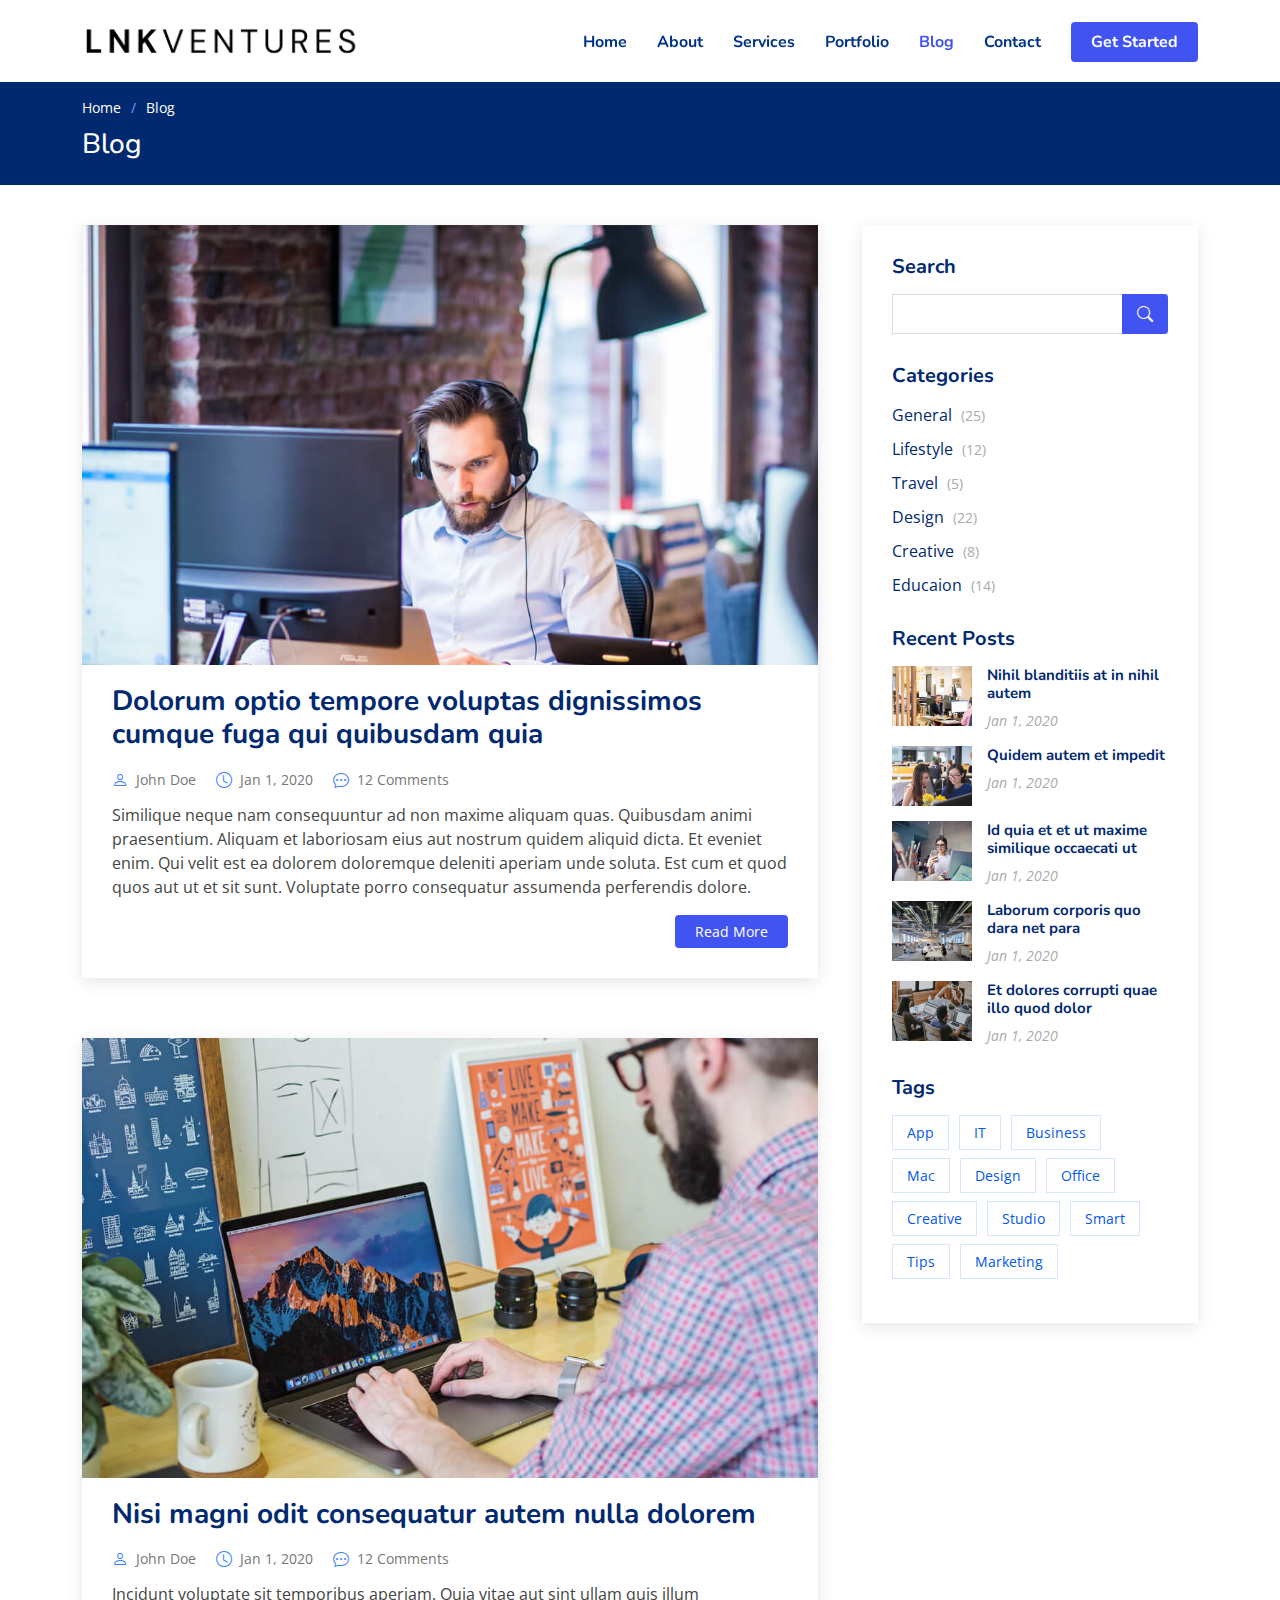
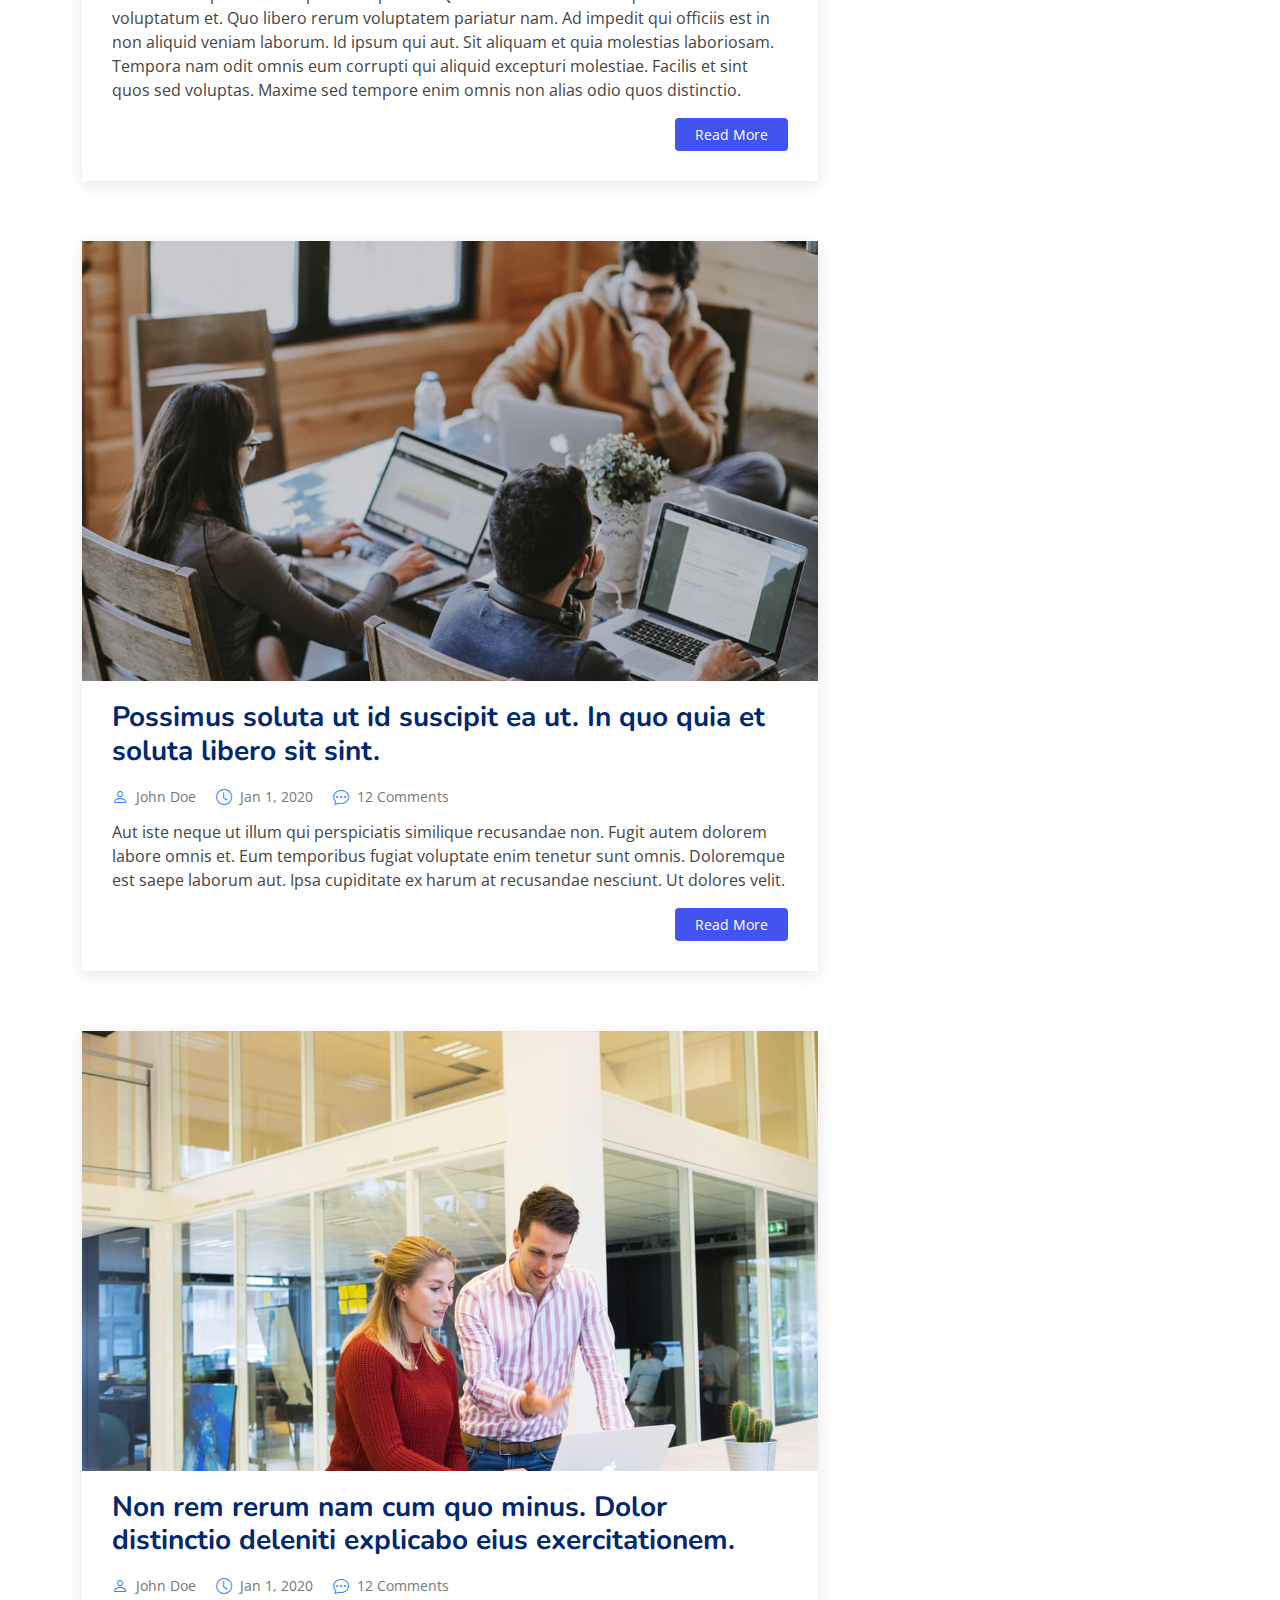
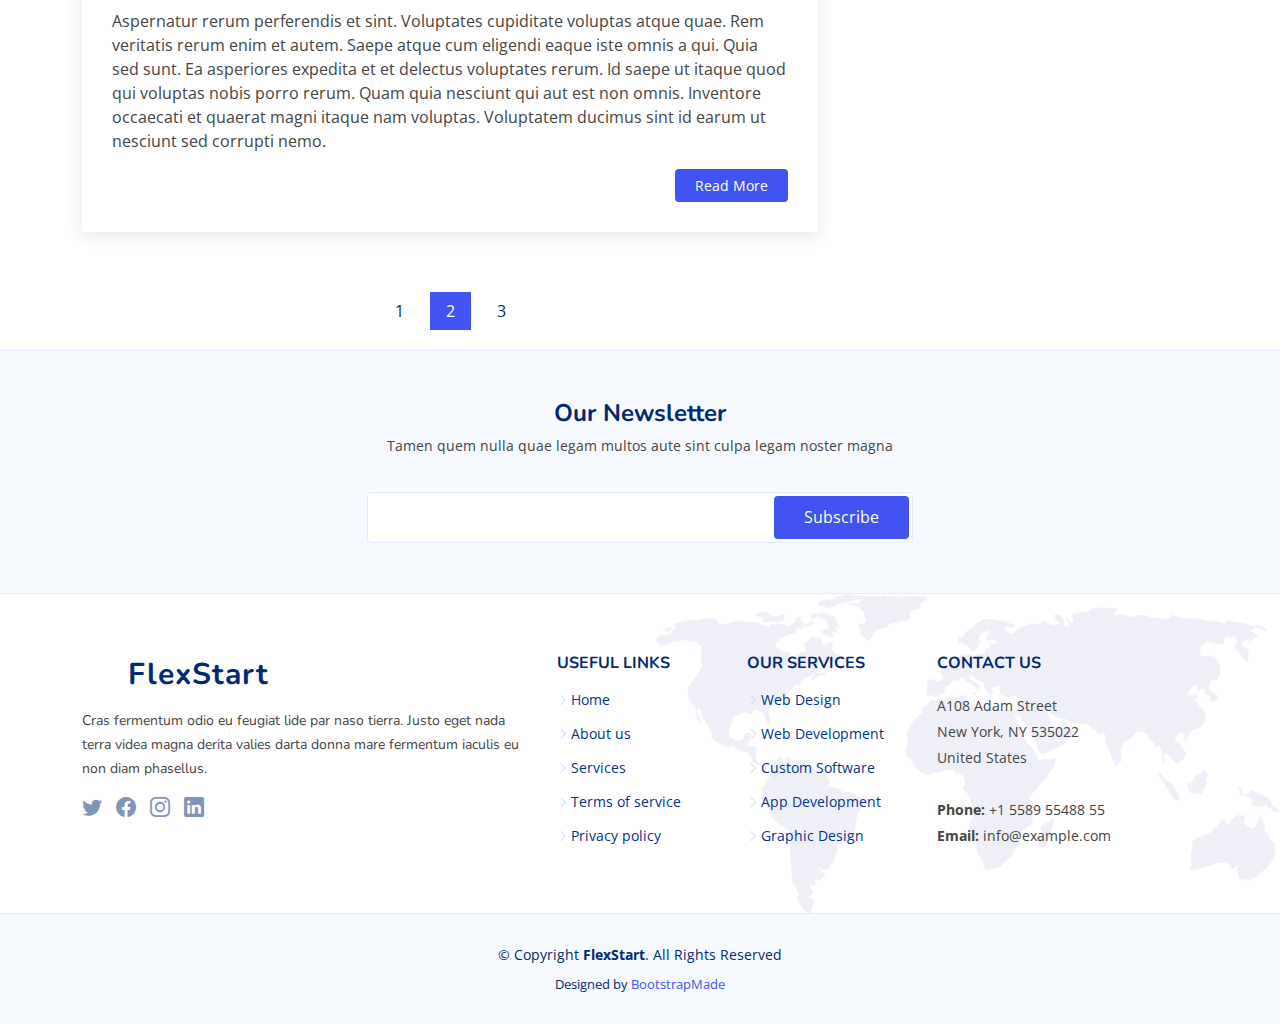
<file: blog.html>
<!DOCTYPE html>
<html lang="en">

<head>
  <meta charset="utf-8">
  <meta content="width=device-width, initial-scale=1.0" name="viewport">

  <title>LNK Ventures</title>
  <meta content="" name="description">
  <meta content="" name="keywords">

  <!-- Favicons -->
  <link href="assets/img/Logo/Black minimalist joseph campbell logo-modified.png" rel="icon">
  <link href="assets/img/apple-touch-icon.png" rel="apple-touch-icon">

  <!-- Google Fonts -->
  <link href="https://fonts.googleapis.com/css?family=Open+Sans:300,300i,400,400i,600,600i,700,700i|Nunito:300,300i,400,400i,600,600i,700,700i|Poppins:300,300i,400,400i,500,500i,600,600i,700,700i" rel="stylesheet">

  <!-- Vendor CSS Files -->
  <link href="assets/vendor/aos/aos.css" rel="stylesheet">
  <link href="assets/vendor/bootstrap/css/bootstrap.min.css" rel="stylesheet">
  <link href="assets/vendor/bootstrap-icons/bootstrap-icons.css" rel="stylesheet">
  <link href="assets/vendor/glightbox/css/glightbox.min.css" rel="stylesheet">
  <link href="assets/vendor/remixicon/remixicon.css" rel="stylesheet">
  <link href="assets/vendor/swiper/swiper-bundle.min.css" rel="stylesheet">

  <!-- Template Main CSS File -->
  <link href="assets/css/style.css" rel="stylesheet">
</head>

<body>

  <!-- ======= Header ======= -->
  <header id="header" class="header fixed-top">
    <div class="container-fluid container-xl d-flex align-items-center justify-content-between">

      <a href="/" class="logo d-flex align-items-center">
        <img src="assets/img/Logo/Text-Logo-Black.png" alt="">
      </a>

      <nav id="navbar" class="navbar">
        <ul>
          <li><a class="nav-link scrollto" href="/">Home</a></li>
          <li><a class="nav-link scrollto" href="about.html">About</a></li>
          <li><a class="nav-link scrollto" href="service.html">Services</a></li>
          <li><a class="nav-link scrollto" href="portfolio.html">Portfolio</a></li>
          <!-- <li><a class="nav-link scrollto" href="#team">Team</a></li> -->
          <li><a class="active" href="#">Blog</a></li>
          <!-- <li class="dropdown"><a href="#"><span>Drop Down</span> <i class="bi bi-chevron-down"></i></a>
            <ul>
              <li><a href="#">Drop Down 1</a></li>
              <li class="dropdown"><a href="#"><span>Deep Drop Down</span> <i class="bi bi-chevron-right"></i></a>
                <ul>
                  <li><a href="#">Deep Drop Down 1</a></li>
                  <li><a href="#">Deep Drop Down 2</a></li>
                  <li><a href="#">Deep Drop Down 3</a></li>
                  <li><a href="#">Deep Drop Down 4</a></li>
                  <li><a href="#">Deep Drop Down 5</a></li>
                </ul>
              </li>
              <li><a href="#">Drop Down 2</a></li>
              <li><a href="#">Drop Down 3</a></li>
              <li><a href="#">Drop Down 4</a></li>
            </ul>
          </li> -->

          <!-- <li class="dropdown megamenu"><a href="#"><span>Mega Menu</span> <i class="bi bi-chevron-down"></i></a>
            <ul>
              <li>
                <a href="#">Column 1 link 1</a>
                <a href="#">Column 1 link 2</a>
                <a href="#">Column 1 link 3</a>
              </li>
              <li>
                <a href="#">Column 2 link 1</a>
                <a href="#">Column 2 link 2</a>
                <a href="#">Column 3 link 3</a>
              </li>
              <li>
                <a href="#">Column 3 link 1</a>
                <a href="#">Column 3 link 2</a>
                <a href="#">Column 3 link 3</a>
              </li>
              <li>
                <a href="#">Column 4 link 1</a>
                <a href="#">Column 4 link 2</a>
                <a href="#">Column 4 link 3</a>
              </li>
            </ul>
          </li> -->

          <li><a class="nav-link scrollto" href="contact.html">Contact</a></li>
          <li><a class="getstarted scrollto" href="#about">Get Started</a></li>
        </ul>
        <i class="bi bi-list mobile-nav-toggle"></i>
      </nav><!-- .navbar -->

    </div>
  </header><!-- End Header -->

  <main id="main">

    <!-- ======= Breadcrumbs ======= -->
    <section class="breadcrumbs">
      <div class="container">

        <ol>
          <li><a href="index.html">Home</a></li>
          <li>Blog</li>
        </ol>
        <h2>Blog</h2>

      </div>
    </section><!-- End Breadcrumbs -->

    <!-- ======= Blog Section ======= -->
    <section id="blog" class="blog">
      <div class="container" data-aos="fade-up">

        <div class="row">

          <div class="col-lg-8 entries">

            <article class="entry">

              <div class="entry-img">
                <img src="assets/img/blog/blog-1.jpg" alt="" class="img-fluid">
              </div>

              <h2 class="entry-title">
                <a href="blog-single.html">Dolorum optio tempore voluptas dignissimos cumque fuga qui quibusdam quia</a>
              </h2>

              <div class="entry-meta">
                <ul>
                  <li class="d-flex align-items-center"><i class="bi bi-person"></i> <a href="blog-single.html">John Doe</a></li>
                  <li class="d-flex align-items-center"><i class="bi bi-clock"></i> <a href="blog-single.html"><time datetime="2020-01-01">Jan 1, 2020</time></a></li>
                  <li class="d-flex align-items-center"><i class="bi bi-chat-dots"></i> <a href="blog-single.html">12 Comments</a></li>
                </ul>
              </div>

              <div class="entry-content">
                <p>
                  Similique neque nam consequuntur ad non maxime aliquam quas. Quibusdam animi praesentium. Aliquam et laboriosam eius aut nostrum quidem aliquid dicta.
                  Et eveniet enim. Qui velit est ea dolorem doloremque deleniti aperiam unde soluta. Est cum et quod quos aut ut et sit sunt. Voluptate porro consequatur assumenda perferendis dolore.
                </p>
                <div class="read-more">
                  <a href="blog-single.html">Read More</a>
                </div>
              </div>

            </article><!-- End blog entry -->

            <article class="entry">

              <div class="entry-img">
                <img src="assets/img/blog/blog-2.jpg" alt="" class="img-fluid">
              </div>

              <h2 class="entry-title">
                <a href="blog-single.html">Nisi magni odit consequatur autem nulla dolorem</a>
              </h2>

              <div class="entry-meta">
                <ul>
                  <li class="d-flex align-items-center"><i class="bi bi-person"></i> <a href="blog-single.html">John Doe</a></li>
                  <li class="d-flex align-items-center"><i class="bi bi-clock"></i> <a href="blog-single.html"><time datetime="2020-01-01">Jan 1, 2020</time></a></li>
                  <li class="d-flex align-items-center"><i class="bi bi-chat-dots"></i> <a href="blog-single.html">12 Comments</a></li>
                </ul>
              </div>

              <div class="entry-content">
                <p>
                  Incidunt voluptate sit temporibus aperiam. Quia vitae aut sint ullam quis illum voluptatum et. Quo libero rerum voluptatem pariatur nam.
                  Ad impedit qui officiis est in non aliquid veniam laborum. Id ipsum qui aut. Sit aliquam et quia molestias laboriosam. Tempora nam odit omnis eum corrupti qui aliquid excepturi molestiae. Facilis et sint quos sed voluptas. Maxime sed tempore enim omnis non alias odio quos distinctio.
                </p>
                <div class="read-more">
                  <a href="blog-single.html">Read More</a>
                </div>
              </div>

            </article><!-- End blog entry -->

            <article class="entry">

              <div class="entry-img">
                <img src="assets/img/blog/blog-3.jpg" alt="" class="img-fluid">
              </div>

              <h2 class="entry-title">
                <a href="blog-single.html">Possimus soluta ut id suscipit ea ut. In quo quia et soluta libero sit sint.</a>
              </h2>

              <div class="entry-meta">
                <ul>
                  <li class="d-flex align-items-center"><i class="bi bi-person"></i> <a href="blog-single.html">John Doe</a></li>
                  <li class="d-flex align-items-center"><i class="bi bi-clock"></i> <a href="blog-single.html"><time datetime="2020-01-01">Jan 1, 2020</time></a></li>
                  <li class="d-flex align-items-center"><i class="bi bi-chat-dots"></i> <a href="blog-single.html">12 Comments</a></li>
                </ul>
              </div>

              <div class="entry-content">
                <p>
                  Aut iste neque ut illum qui perspiciatis similique recusandae non. Fugit autem dolorem labore omnis et. Eum temporibus fugiat voluptate enim tenetur sunt omnis.
                  Doloremque est saepe laborum aut. Ipsa cupiditate ex harum at recusandae nesciunt. Ut dolores velit.
                </p>
                <div class="read-more">
                  <a href="blog-single.html">Read More</a>
                </div>
              </div>

            </article><!-- End blog entry -->

            <article class="entry">

              <div class="entry-img">
                <img src="assets/img/blog/blog-4.jpg" alt="" class="img-fluid">
              </div>

              <h2 class="entry-title">
                <a href="blog-single.html">Non rem rerum nam cum quo minus. Dolor distinctio deleniti explicabo eius exercitationem.</a>
              </h2>

              <div class="entry-meta">
                <ul>
                  <li class="d-flex align-items-center"><i class="bi bi-person"></i> <a href="blog-single.html">John Doe</a></li>
                  <li class="d-flex align-items-center"><i class="bi bi-clock"></i> <a href="blog-single.html"><time datetime="2020-01-01">Jan 1, 2020</time></a></li>
                  <li class="d-flex align-items-center"><i class="bi bi-chat-dots"></i> <a href="blog-single.html">12 Comments</a></li>
                </ul>
              </div>

              <div class="entry-content">
                <p>
                  Aspernatur rerum perferendis et sint. Voluptates cupiditate voluptas atque quae. Rem veritatis rerum enim et autem. Saepe atque cum eligendi eaque iste omnis a qui.
                  Quia sed sunt. Ea asperiores expedita et et delectus voluptates rerum. Id saepe ut itaque quod qui voluptas nobis porro rerum. Quam quia nesciunt qui aut est non omnis. Inventore occaecati et quaerat magni itaque nam voluptas. Voluptatem ducimus sint id earum ut nesciunt sed corrupti nemo.
                </p>
                <div class="read-more">
                  <a href="blog-single.html">Read More</a>
                </div>
              </div>

            </article><!-- End blog entry -->

            <div class="blog-pagination">
              <ul class="justify-content-center">
                <li><a href="#">1</a></li>
                <li class="active"><a href="#">2</a></li>
                <li><a href="#">3</a></li>
              </ul>
            </div>

          </div><!-- End blog entries list -->

          <div class="col-lg-4">

            <div class="sidebar">

              <h3 class="sidebar-title">Search</h3>
              <div class="sidebar-item search-form">
                <form action="">
                  <input type="text">
                  <button type="submit"><i class="bi bi-search"></i></button>
                </form>
              </div><!-- End sidebar search formn-->

              <h3 class="sidebar-title">Categories</h3>
              <div class="sidebar-item categories">
                <ul>
                  <li><a href="#">General <span>(25)</span></a></li>
                  <li><a href="#">Lifestyle <span>(12)</span></a></li>
                  <li><a href="#">Travel <span>(5)</span></a></li>
                  <li><a href="#">Design <span>(22)</span></a></li>
                  <li><a href="#">Creative <span>(8)</span></a></li>
                  <li><a href="#">Educaion <span>(14)</span></a></li>
                </ul>
              </div><!-- End sidebar categories-->

              <h3 class="sidebar-title">Recent Posts</h3>
              <div class="sidebar-item recent-posts">
                <div class="post-item clearfix">
                  <img src="assets/img/blog/blog-recent-1.jpg" alt="">
                  <h4><a href="blog-single.html">Nihil blanditiis at in nihil autem</a></h4>
                  <time datetime="2020-01-01">Jan 1, 2020</time>
                </div>

                <div class="post-item clearfix">
                  <img src="assets/img/blog/blog-recent-2.jpg" alt="">
                  <h4><a href="blog-single.html">Quidem autem et impedit</a></h4>
                  <time datetime="2020-01-01">Jan 1, 2020</time>
                </div>

                <div class="post-item clearfix">
                  <img src="assets/img/blog/blog-recent-3.jpg" alt="">
                  <h4><a href="blog-single.html">Id quia et et ut maxime similique occaecati ut</a></h4>
                  <time datetime="2020-01-01">Jan 1, 2020</time>
                </div>

                <div class="post-item clearfix">
                  <img src="assets/img/blog/blog-recent-4.jpg" alt="">
                  <h4><a href="blog-single.html">Laborum corporis quo dara net para</a></h4>
                  <time datetime="2020-01-01">Jan 1, 2020</time>
                </div>

                <div class="post-item clearfix">
                  <img src="assets/img/blog/blog-recent-5.jpg" alt="">
                  <h4><a href="blog-single.html">Et dolores corrupti quae illo quod dolor</a></h4>
                  <time datetime="2020-01-01">Jan 1, 2020</time>
                </div>

              </div><!-- End sidebar recent posts-->

              <h3 class="sidebar-title">Tags</h3>
              <div class="sidebar-item tags">
                <ul>
                  <li><a href="#">App</a></li>
                  <li><a href="#">IT</a></li>
                  <li><a href="#">Business</a></li>
                  <li><a href="#">Mac</a></li>
                  <li><a href="#">Design</a></li>
                  <li><a href="#">Office</a></li>
                  <li><a href="#">Creative</a></li>
                  <li><a href="#">Studio</a></li>
                  <li><a href="#">Smart</a></li>
                  <li><a href="#">Tips</a></li>
                  <li><a href="#">Marketing</a></li>
                </ul>
              </div><!-- End sidebar tags-->

            </div><!-- End sidebar -->

          </div><!-- End blog sidebar -->

        </div>

      </div>
    </section><!-- End Blog Section -->

  </main><!-- End #main -->

  <!-- ======= Footer ======= -->
  <footer id="footer" class="footer">

    <div class="footer-newsletter">
      <div class="container">
        <div class="row justify-content-center">
          <div class="col-lg-12 text-center">
            <h4>Our Newsletter</h4>
            <p>Tamen quem nulla quae legam multos aute sint culpa legam noster magna</p>
          </div>
          <div class="col-lg-6">
            <form action="" method="post">
              <input type="email" name="email"><input type="submit" value="Subscribe">
            </form>
          </div>
        </div>
      </div>
    </div>

    <div class="footer-top">
      <div class="container">
        <div class="row gy-4">
          <div class="col-lg-5 col-md-12 footer-info">
            <a href="index.html" class="logo d-flex align-items-center">
              <img src="assets/img/logo.png" alt="">
              <span>FlexStart</span>
            </a>
            <p>Cras fermentum odio eu feugiat lide par naso tierra. Justo eget nada terra videa magna derita valies darta donna mare fermentum iaculis eu non diam phasellus.</p>
            <div class="social-links mt-3">
              <a href="#" class="twitter"><i class="bi bi-twitter"></i></a>
              <a href="#" class="facebook"><i class="bi bi-facebook"></i></a>
              <a href="#" class="instagram"><i class="bi bi-instagram"></i></a>
              <a href="#" class="linkedin"><i class="bi bi-linkedin"></i></a>
            </div>
          </div>

          <div class="col-lg-2 col-6 footer-links">
            <h4>Useful Links</h4>
            <ul>
              <li><i class="bi bi-chevron-right"></i> <a href="#">Home</a></li>
              <li><i class="bi bi-chevron-right"></i> <a href="#">About us</a></li>
              <li><i class="bi bi-chevron-right"></i> <a href="#">Services</a></li>
              <li><i class="bi bi-chevron-right"></i> <a href="#">Terms of service</a></li>
              <li><i class="bi bi-chevron-right"></i> <a href="#">Privacy policy</a></li>
            </ul>
          </div>

          <div class="col-lg-2 col-6 footer-links">
            <h4>Our Services</h4>
            <ul>
              <li><i class="bi bi-chevron-right"></i> <a href="#">Web Design</a></li>
              <li><i class="bi bi-chevron-right"></i> <a href="#">Web Development</a></li>
              <li><i class="bi bi-chevron-right"></i> <a href="#">Custom Software</a></li>
              <li><i class="bi bi-chevron-right"></i> <a href="#">App Development</a></li>
              <li><i class="bi bi-chevron-right"></i> <a href="#">Graphic Design</a></li>
            </ul>
          </div>

          <div class="col-lg-3 col-md-12 footer-contact text-center text-md-start">
            <h4>Contact Us</h4>
            <p>
              A108 Adam Street <br>
              New York, NY 535022<br>
              United States <br><br>
              <strong>Phone:</strong> +1 5589 55488 55<br>
              <strong>Email:</strong> info@example.com<br>
            </p>

          </div>

        </div>
      </div>
    </div>

    <div class="container">
      <div class="copyright">
        &copy; Copyright <strong><span>FlexStart</span></strong>. All Rights Reserved
      </div>
      <div class="credits">
        <!-- All the links in the footer should remain intact. -->
        <!-- You can delete the links only if you purchased the pro version. -->
        <!-- Licensing information: https://bootstrapmade.com/license/ -->
        <!-- Purchase the pro version with working PHP/AJAX contact form: https://bootstrapmade.com/flexstart-bootstrap-startup-template/ -->
        Designed by <a href="https://bootstrapmade.com/">BootstrapMade</a>
      </div>
    </div>
  </footer><!-- End Footer -->

  <a href="#" class="back-to-top d-flex align-items-center justify-content-center"><i class="bi bi-arrow-up-short"></i></a>

  <!-- Vendor JS Files -->
  <script src="assets/vendor/purecounter/purecounter_vanilla.js"></script>
  <script src="assets/vendor/aos/aos.js"></script>
  <script src="assets/vendor/bootstrap/js/bootstrap.bundle.min.js"></script>
  <script src="assets/vendor/glightbox/js/glightbox.min.js"></script>
  <script src="assets/vendor/isotope-layout/isotope.pkgd.min.js"></script>
  <script src="assets/vendor/swiper/swiper-bundle.min.js"></script>
  <script src="assets/vendor/php-email-form/validate.js"></script>

  <!-- Template Main JS File -->
  <script src="assets/js/main.js"></script>

</body>

</html>
</file>
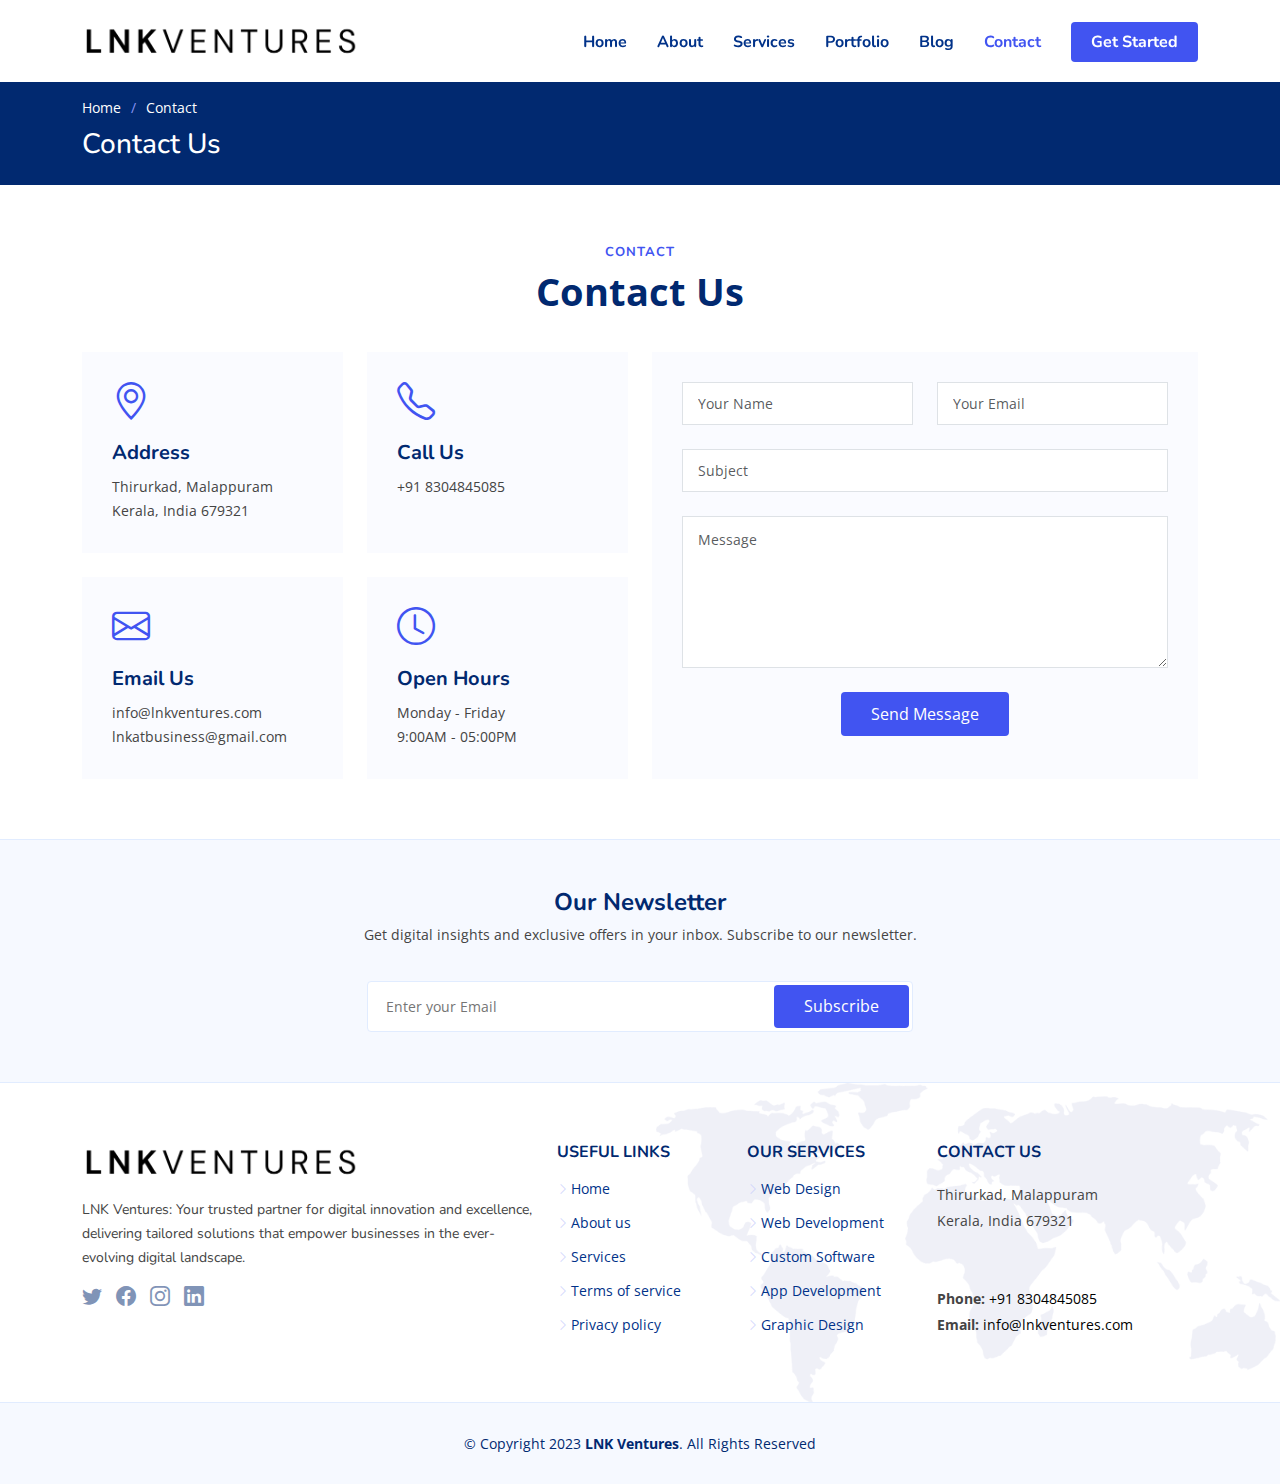
<file: contact.html>
<!DOCTYPE html>
<html lang="en">

<head>
  <meta charset="utf-8">
  <meta content="width=device-width, initial-scale=1.0" name="viewport">

  <title>LNK Ventures</title>
  <meta content="" name="description">
  <meta content="" name="keywords">

  <!-- Favicons -->
  <link href="assets/img/Logo/Black minimalist joseph campbell logo-modified.png" rel="icon">
  <link href="assets/img/apple-touch-icon.png" rel="apple-touch-icon">

  <!-- Google Fonts -->
  <link href="https://fonts.googleapis.com/css?family=Open+Sans:300,300i,400,400i,600,600i,700,700i|Nunito:300,300i,400,400i,600,600i,700,700i|Poppins:300,300i,400,400i,500,500i,600,600i,700,700i" rel="stylesheet">

  <!-- Vendor CSS Files -->
  <link href="assets/vendor/aos/aos.css" rel="stylesheet">
  <link href="assets/vendor/bootstrap/css/bootstrap.min.css" rel="stylesheet">
  <link href="assets/vendor/bootstrap-icons/bootstrap-icons.css" rel="stylesheet">
  <link href="assets/vendor/glightbox/css/glightbox.min.css" rel="stylesheet">
  <link href="assets/vendor/remixicon/remixicon.css" rel="stylesheet">
  <link href="assets/vendor/swiper/swiper-bundle.min.css" rel="stylesheet">

  <!-- Template Main CSS File -->
  <link href="assets/css/style.css" rel="stylesheet">
</head>

<body>

  <!-- ======= Header ======= -->
  <header id="header" class="header fixed-top">
    <div class="container-fluid container-xl d-flex align-items-center justify-content-between">

      <a href="/" class="logo d-flex align-items-center">
        <img src="assets/img/Logo/Text-Logo-Black.png" alt="">
      </a>

      <nav id="navbar" class="navbar">
        <ul>
          <li><a class="nav-link scrollto" href="/">Home</a></li>
          <li><a class="nav-link scrollto" href="about.html">About</a></li>
          <li><a class="nav-link scrollto" href="service.html">Services</a></li>
          <li><a class="nav-link scrollto" href="portfolio.html">Portfolio</a></li>
          <!-- <li><a class="nav-link scrollto" href="#team">Team</a></li> -->
          <li><a href="#">Blog</a></li>
          <!-- <li class="dropdown"><a href="#"><span>Drop Down</span> <i class="bi bi-chevron-down"></i></a>
            <ul>
              <li><a href="#">Drop Down 1</a></li>
              <li class="dropdown"><a href="#"><span>Deep Drop Down</span> <i class="bi bi-chevron-right"></i></a>
                <ul>
                  <li><a href="#">Deep Drop Down 1</a></li>
                  <li><a href="#">Deep Drop Down 2</a></li>
                  <li><a href="#">Deep Drop Down 3</a></li>
                  <li><a href="#">Deep Drop Down 4</a></li>
                  <li><a href="#">Deep Drop Down 5</a></li>
                </ul>
              </li>
              <li><a href="#">Drop Down 2</a></li>
              <li><a href="#">Drop Down 3</a></li>
              <li><a href="#">Drop Down 4</a></li>
            </ul>
          </li> -->

          <!-- <li class="dropdown megamenu"><a href="#"><span>Mega Menu</span> <i class="bi bi-chevron-down"></i></a>
            <ul>
              <li>
                <a href="#">Column 1 link 1</a>
                <a href="#">Column 1 link 2</a>
                <a href="#">Column 1 link 3</a>
              </li>
              <li>
                <a href="#">Column 2 link 1</a>
                <a href="#">Column 2 link 2</a>
                <a href="#">Column 3 link 3</a>
              </li>
              <li>
                <a href="#">Column 3 link 1</a>
                <a href="#">Column 3 link 2</a>
                <a href="#">Column 3 link 3</a>
              </li>
              <li>
                <a href="#">Column 4 link 1</a>
                <a href="#">Column 4 link 2</a>
                <a href="#">Column 4 link 3</a>
              </li>
            </ul>
          </li> -->

          <li><a class="nav-link scrollto active" href="contact.html">Contact</a></li>
          <li><a class="getstarted scrollto" href="#about">Get Started</a></li>
        </ul>
        <i class="bi bi-list mobile-nav-toggle"></i>
      </nav><!-- .navbar -->

    </div>
  </header><!-- End Header -->

  <main id="main">

    <!-- ======= Breadcrumbs ======= -->
    <section class="breadcrumbs">
      <div class="container">

        <ol>
          <li><a href="index.html">Home</a></li>
          <li>Contact</li>
        </ol>
        <h2>Contact Us</h2>

      </div>
    </section><!-- End Breadcrumbs -->

    

  <!-- ======= Contact Section ======= -->
  <section id="contact" class="contact">

    <div class="container" data-aos="fade-up">

      <header class="section-header">
        <h2>Contact</h2>
        <p>Contact Us</p>
      </header>

      <div class="row gy-4">

        <div class="col-lg-6">

          <div class="row gy-4">
            <div class="col-md-6">
              <div class="info-box">
                <i class="bi bi-geo-alt"></i>
                <h3>Address</h3>
                <p>Thirurkad, Malappuram<br>Kerala, India 679321</p>
              </div>
            </div>
            <div class="col-md-6">
              <div class="info-box">
                <i class="bi bi-telephone"></i>
                <h3>Call Us</h3>
                <p>+91 8304845085<br><!-- +1 6678 254445 41 --> <br> </p>
              </div>
            </div>
            <div class="col-md-6">
              <div class="info-box">
                <i class="bi bi-envelope"></i>
                <h3>Email Us</h3>
                <p>info@lnkventures.com<br>lnkatbusiness@gmail.com</p>
              </div>
            </div>
            <div class="col-md-6">
              <div class="info-box">
                <i class="bi bi-clock"></i>
                <h3>Open Hours</h3>
                <p>Monday - Friday<br>9:00AM - 05:00PM</p>
              </div>
            </div>
          </div>

        </div>

        <div class="col-lg-6">
          <form action="" method="post" class="php-email-form">
            <div class="row gy-4">

              <div class="col-md-6">
                <input type="text" name="name" class="form-control" placeholder="Your Name" required>
              </div>

              <div class="col-md-6 ">
                <input type="email" class="form-control" name="email" placeholder="Your Email" required>
              </div>

              <div class="col-md-12">
                <input type="text" class="form-control" name="subjects" placeholder="Subject" required>
              </div>

              <div class="col-md-12">
                <textarea class="form-control" name="message" rows="6" placeholder="Message" required></textarea>
              </div>

              <div class="col-md-12 text-center">
                <div class="loading">Loading</div>
                <div class="error-message"></div>
                <div class="sent-message">Your message has been sent. Thank you!</div>

                <button type="submit">Send Message</button>
              </div>

            </div>
          </form>

        </div>

      </div>

    </div>

  </section><!-- End Contact Section -->

</main><!-- End #main -->

<!-- ======= Footer ======= -->
<footer id="footer" class="footer">

  <div class="footer-newsletter">
    <div class="container">
      <div class="row justify-content-center">
        <div class="col-lg-12 text-center">
          <h4>Our Newsletter</h4>
          <p>Get digital insights and exclusive offers in your inbox. Subscribe to our newsletter.</p>
        </div>
        <div class="col-lg-6">
          <form action="" method="post">
            <input  placeholder="Enter your Email" type="email" name="email"><input type="submit" value="Subscribe">
          </form>
        </div>
      </div>
    </div>
  </div>

  <div class="footer-top">
    <div class="container">
      <div class="row gy-4">
        <div class="col-lg-5 col-md-12 footer-info">
          <a href="/" class="logo d-flex align-items-center">
            <img src="assets/img/Logo/Text-Logo-Black.png" alt="">
            <!-- <span>FlexStart</span> -->
          </a>
          <p>LNK Ventures: Your trusted partner for digital innovation and excellence, delivering tailored solutions that empower businesses in the ever-evolving digital landscape.</p>
          <div class="social-links mt-3">
            <a href="#" class="twitter"><i class="bi bi-twitter"></i></a>
            <a href="#" class="facebook"><i class="bi bi-facebook"></i></a>
            <a href="https://instagram.com/lnkventures" class="instagram"><i class="bi bi-instagram"></i></a>
            <a href="#" class="linkedin"><i class="bi bi-linkedin"></i></a>
          </div>
        </div>

        <div class="col-lg-2 col-6 footer-links">
          <h4>Useful Links</h4>
          <ul>
            <li><i class="bi bi-chevron-right"></i> <a href="#">Home</a></li>
            <li><i class="bi bi-chevron-right"></i> <a href="#">About us</a></li>
            <li><i class="bi bi-chevron-right"></i> <a href="#">Services</a></li>
            <li><i class="bi bi-chevron-right"></i> <a href="#">Terms of service</a></li>
            <li><i class="bi bi-chevron-right"></i> <a href="#">Privacy policy</a></li>
          </ul>
        </div>

        <div class="col-lg-2 col-6 footer-links">
          <h4>Our Services</h4>
          <ul>
            <li><i class="bi bi-chevron-right"></i> <a href="#">Web Design</a></li>
            <li><i class="bi bi-chevron-right"></i> <a href="#">Web Development</a></li>
            <li><i class="bi bi-chevron-right"></i> <a href="#">Custom Software</a></li>
            <li><i class="bi bi-chevron-right"></i> <a href="#">App Development</a></li>
            <li><i class="bi bi-chevron-right"></i> <a href="#">Graphic Design</a></li>
          </ul>
        </div>

        <div class="col-lg-3 col-md-12 footer-contact text-center text-md-start">
          <h4>Contact Us</h4>
          <p>
            Thirurkad, Malappuram<br>
            Kerala, India 679321<br>
             <br><br>
            <strong>Phone:</strong> <a href="tel:+918304845085">+91 8304845085</a><br>
            <strong>Email:</strong><a href="mailto:info@lnkventures"> info@lnkventures.com</a><br>
          </p>

        </div>

      </div>
    </div>
  </div>

  <div class="container">
    <div class="copyright">
      &copy; Copyright 2023 <strong><span><a href="/">LNK Ventures</a></span></strong>. All Rights Reserved
    </div>
    
  </div>
</footer><!-- End Footer -->

<a href="#" class="back-to-top d-flex align-items-center justify-content-center"><i class="bi bi-arrow-up-short"></i></a>

<!-- Vendor JS Files -->
<script src="assets/vendor/purecounter/purecounter_vanilla.js"></script>
<script src="assets/vendor/aos/aos.js"></script>
<script src="assets/vendor/bootstrap/js/bootstrap.bundle.min.js"></script>
<script src="assets/vendor/glightbox/js/glightbox.min.js"></script>
<script src="assets/vendor/isotope-layout/isotope.pkgd.min.js"></script>
<script src="assets/vendor/swiper/swiper-bundle.min.js"></script>
<script src="assets/vendor/php-email-form/validate.js"></script>

<!-- Template Main JS File -->
<script src="assets/js/main.js"></script>

</body>

</html>
</file>
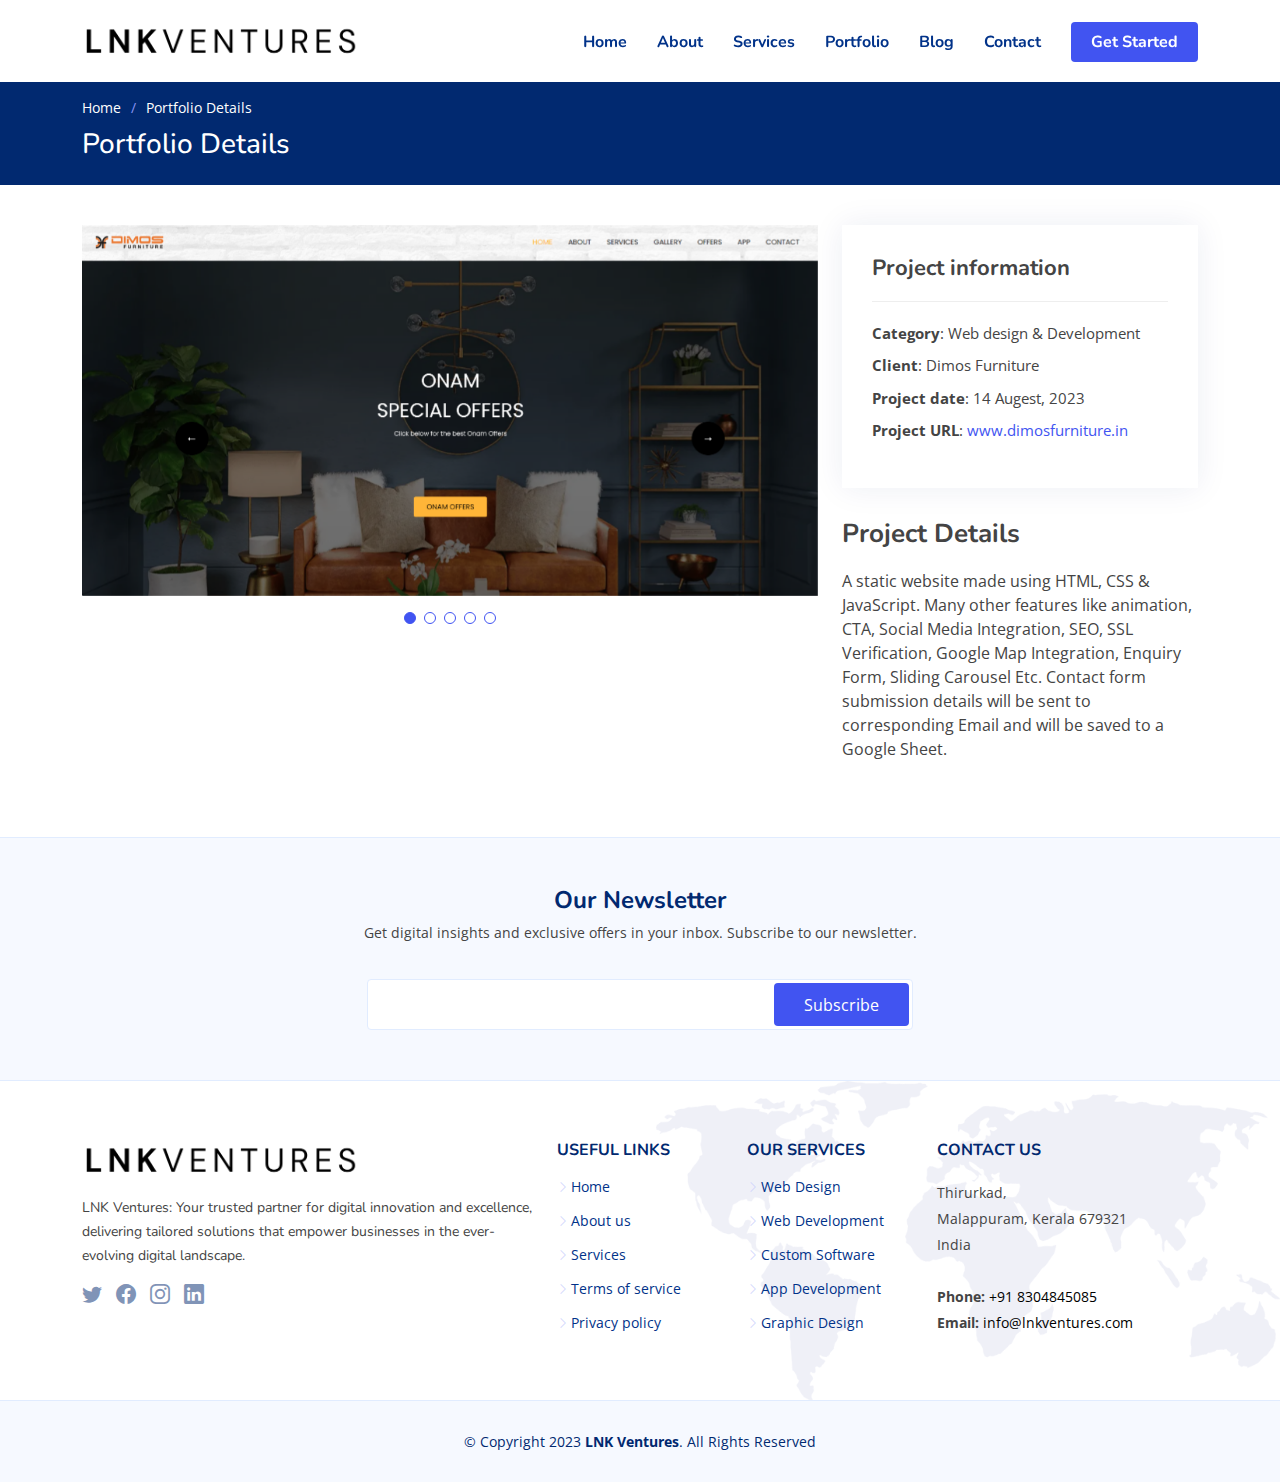
<file: dimos-furniture.html>
<!DOCTYPE html>
<html lang="en">

<head>
  <meta charset="utf-8">
  <meta content="width=device-width, initial-scale=1.0" name="viewport">

  <title>LNK Ventures</title>
  <meta content="" name="description">
  <meta content="" name="keywords">

  <!-- Favicons -->
  <link href="assets/img/Logo/Black minimalist joseph campbell logo-modified.png" rel="icon">
  <link href="assets/img/apple-touch-icon.png" rel="apple-touch-icon">

  <!-- Google Fonts -->
  <link href="https://fonts.googleapis.com/css?family=Open+Sans:300,300i,400,400i,600,600i,700,700i|Nunito:300,300i,400,400i,600,600i,700,700i|Poppins:300,300i,400,400i,500,500i,600,600i,700,700i" rel="stylesheet">

  <!-- Vendor CSS Files -->
  <link href="assets/vendor/aos/aos.css" rel="stylesheet">
  <link href="assets/vendor/bootstrap/css/bootstrap.min.css" rel="stylesheet">
  <link href="assets/vendor/bootstrap-icons/bootstrap-icons.css" rel="stylesheet">
  <link href="assets/vendor/glightbox/css/glightbox.min.css" rel="stylesheet">
  <link href="assets/vendor/remixicon/remixicon.css" rel="stylesheet">
  <link href="assets/vendor/swiper/swiper-bundle.min.css" rel="stylesheet">

  <!-- Template Main CSS File -->
  <link href="assets/css/style.css" rel="stylesheet">
</head>

<body>

  <!-- ======= Header ======= -->
  <header id="header" class="header fixed-top">
    <div class="container-fluid container-xl d-flex align-items-center justify-content-between">

      <a href="/" class="logo d-flex align-items-center">
        <img src="assets/img/Logo/Text-Logo-Black.png" alt="">
      </a>

      <nav id="navbar" class="navbar">
        <ul>
          <li><a class="nav-link scrollto" href="/">Home</a></li>
          <li><a class="nav-link scrollto" href="about.html">About</a></li>
          <li><a class="nav-link scrollto" href="service.html">Services</a></li>
          <li><a class="nav-link scrollto" href="portfolio.html">Portfolio</a></li>
          <!-- <li><a class="nav-link scrollto" href="#team">Team</a></li> -->
          <li><a href="#">Blog</a></li>
          <!-- <li class="dropdown"><a href="#"><span>Drop Down</span> <i class="bi bi-chevron-down"></i></a>
            <ul>
              <li><a href="#">Drop Down 1</a></li>
              <li class="dropdown"><a href="#"><span>Deep Drop Down</span> <i class="bi bi-chevron-right"></i></a>
                <ul>
                  <li><a href="#">Deep Drop Down 1</a></li>
                  <li><a href="#">Deep Drop Down 2</a></li>
                  <li><a href="#">Deep Drop Down 3</a></li>
                  <li><a href="#">Deep Drop Down 4</a></li>
                  <li><a href="#">Deep Drop Down 5</a></li>
                </ul>
              </li>
              <li><a href="#">Drop Down 2</a></li>
              <li><a href="#">Drop Down 3</a></li>
              <li><a href="#">Drop Down 4</a></li>
            </ul>
          </li> -->

          <!-- <li class="dropdown megamenu"><a href="#"><span>Mega Menu</span> <i class="bi bi-chevron-down"></i></a>
            <ul>
              <li>
                <a href="#">Column 1 link 1</a>
                <a href="#">Column 1 link 2</a>
                <a href="#">Column 1 link 3</a>
              </li>
              <li>
                <a href="#">Column 2 link 1</a>
                <a href="#">Column 2 link 2</a>
                <a href="#">Column 3 link 3</a>
              </li>
              <li>
                <a href="#">Column 3 link 1</a>
                <a href="#">Column 3 link 2</a>
                <a href="#">Column 3 link 3</a>
              </li>
              <li>
                <a href="#">Column 4 link 1</a>
                <a href="#">Column 4 link 2</a>
                <a href="#">Column 4 link 3</a>
              </li>
            </ul>
          </li> -->

          <li><a class="nav-link scrollto" href="contact.html">Contact</a></li>
          <li><a class="getstarted scrollto" href="#about">Get Started</a></li>
        </ul>
        <i class="bi bi-list mobile-nav-toggle"></i>
      </nav><!-- .navbar -->

    </div>
  </header><!-- End Header -->

  <main id="main">

    <!-- ======= Breadcrumbs ======= -->
    <section class="breadcrumbs">
      <div class="container">

        <ol>
          <li><a href="index.html">Home</a></li>
          <li>Portfolio Details</li>
        </ol>
        <h2>Portfolio Details</h2>

      </div>
    </section><!-- End Breadcrumbs -->

    <!-- ======= Portfolio Details Section ======= -->
    <section id="portfolio-details" class="portfolio-details">
      <div class="container">

        <div class="row gy-4">

          <div class="col-lg-8">
            <div class="portfolio-details-slider swiper">
              <div class="swiper-wrapper align-items-center">

                <div class="swiper-slide">
                  <img src="assets/img/portfolio/Dimos-Furniture/dimos-furniture-img (1).png" alt="">
                </div>

                <div class="swiper-slide">
                  <img src="assets/img/portfolio/Dimos-Furniture/dimos-furniture-img (2).png" alt="">
                </div>

                <div class="swiper-slide">
                  <img src="assets/img/portfolio/Dimos-Furniture/dimos-furniture-img (3).png" alt="">
                </div>

                <div class="swiper-slide">
                  <img src="assets/img/portfolio/Dimos-Furniture/dimos-furniture-img (4).png" alt="">
                </div>

                <div class="swiper-slide">
                  <img src="assets/img/portfolio/Dimos-Furniture/dimos-furniture-img (5).png" alt="">
                </div>

              </div>
              <div class="swiper-pagination"></div>
            </div>
          </div>

          <div class="col-lg-4">
            <div class="portfolio-info">
              <h3>Project information</h3>
              <ul>
                <li><strong>Category</strong>: Web design & Development</li>
                <li><strong>Client</strong>: Dimos Furniture</li>
                <li><strong>Project date</strong>: 14 Augest, 2023</li>
                <li><strong>Project URL</strong>: <a target="_blank" href="https://dimosfurniture.in">www.dimosfurniture.in</a></li>
              </ul>
            </div>
            <div class="portfolio-description">
              <h2>Project Details</h2>
              <p>
                A static website made using HTML, CSS & JavaScript. Many other features like animation, CTA, Social Media Integration, SEO, SSL Verification, Google Map Integration, Enquiry Form, Sliding Carousel Etc.
                Contact form submission details will be sent to corresponding Email and will be saved to a Google Sheet.
              </p>
            </div>
          </div>

        </div>

      </div>
    </section><!-- End Portfolio Details Section -->

  </main><!-- End #main -->

  <!-- ======= Footer ======= -->
  <footer id="footer" class="footer">

    <div class="footer-newsletter">
      <div class="container">
        <div class="row justify-content-center">
          <div class="col-lg-12 text-center">
            <h4>Our Newsletter</h4>
            <p>Get digital insights and exclusive offers in your inbox. Subscribe to our newsletter.</p>
          </div>
          <div class="col-lg-6">
            <form action="" method="post">
              <input type="email" name="email"><input type="submit" value="Subscribe">
            </form>
          </div>
        </div>
      </div>
    </div>

    <div class="footer-top">
      <div class="container">
        <div class="row gy-4">
          <div class="col-lg-5 col-md-12 footer-info">
            <a href="/" class="logo d-flex align-items-center">
              <img src="assets/img/Logo/Text-Logo-Black.png" alt="">
              <!-- <span>FlexStart</span> -->
            </a>
            <p>LNK Ventures: Your trusted partner for digital innovation and excellence, delivering tailored solutions that empower businesses in the ever-evolving digital landscape.</p>
            <div class="social-links mt-3">
              <a href="#" class="twitter"><i class="bi bi-twitter"></i></a>
              <a href="#" class="facebook"><i class="bi bi-facebook"></i></a>
              <a href="https://instagram.com/lnkventures" class="instagram"><i class="bi bi-instagram"></i></a>
              <a href="#" class="linkedin"><i class="bi bi-linkedin"></i></a>
            </div>
          </div>

          <div class="col-lg-2 col-6 footer-links">
            <h4>Useful Links</h4>
            <ul>
              <li><i class="bi bi-chevron-right"></i> <a href="#">Home</a></li>
              <li><i class="bi bi-chevron-right"></i> <a href="#">About us</a></li>
              <li><i class="bi bi-chevron-right"></i> <a href="#">Services</a></li>
              <li><i class="bi bi-chevron-right"></i> <a href="#">Terms of service</a></li>
              <li><i class="bi bi-chevron-right"></i> <a href="#">Privacy policy</a></li>
            </ul>
          </div>

          <div class="col-lg-2 col-6 footer-links">
            <h4>Our Services</h4>
            <ul>
              <li><i class="bi bi-chevron-right"></i> <a href="#">Web Design</a></li>
              <li><i class="bi bi-chevron-right"></i> <a href="#">Web Development</a></li>
              <li><i class="bi bi-chevron-right"></i> <a href="#">Custom Software</a></li>
              <li><i class="bi bi-chevron-right"></i> <a href="#">App Development</a></li>
              <li><i class="bi bi-chevron-right"></i> <a href="#">Graphic Design</a></li>
            </ul>
          </div>

          <div class="col-lg-3 col-md-12 footer-contact text-center text-md-start">
            <h4>Contact Us</h4>
            <p>
              Thirurkad,<br>
              Malappuram, Kerala 679321<br>
              India <br><br>
              <strong>Phone:</strong> <a href="tel:+918304845085">+91 8304845085</a><br>
              <strong>Email:</strong><a href="mailto:info@lnkventures"> info@lnkventures.com</a><br>
            </p>

          </div>

        </div>
      </div>
    </div>

    <div class="container">
      <div class="copyright">
        &copy; Copyright 2023 <strong><span><a href="/">LNK Ventures</a></span></strong>. All Rights Reserved
      </div>
      
    </div>
  </footer><!-- End Footer -->

  <a href="#" class="back-to-top d-flex align-items-center justify-content-center"><i class="bi bi-arrow-up-short"></i></a>

  <!-- Vendor JS Files -->
  <script src="assets/vendor/purecounter/purecounter_vanilla.js"></script>
  <script src="assets/vendor/aos/aos.js"></script>
  <script src="assets/vendor/bootstrap/js/bootstrap.bundle.min.js"></script>
  <script src="assets/vendor/glightbox/js/glightbox.min.js"></script>
  <script src="assets/vendor/isotope-layout/isotope.pkgd.min.js"></script>
  <script src="assets/vendor/swiper/swiper-bundle.min.js"></script>
  <script src="assets/vendor/php-email-form/validate.js"></script>

  <!-- Template Main JS File -->
  <script src="assets/js/main.js"></script>

</body>

</html>
</file>
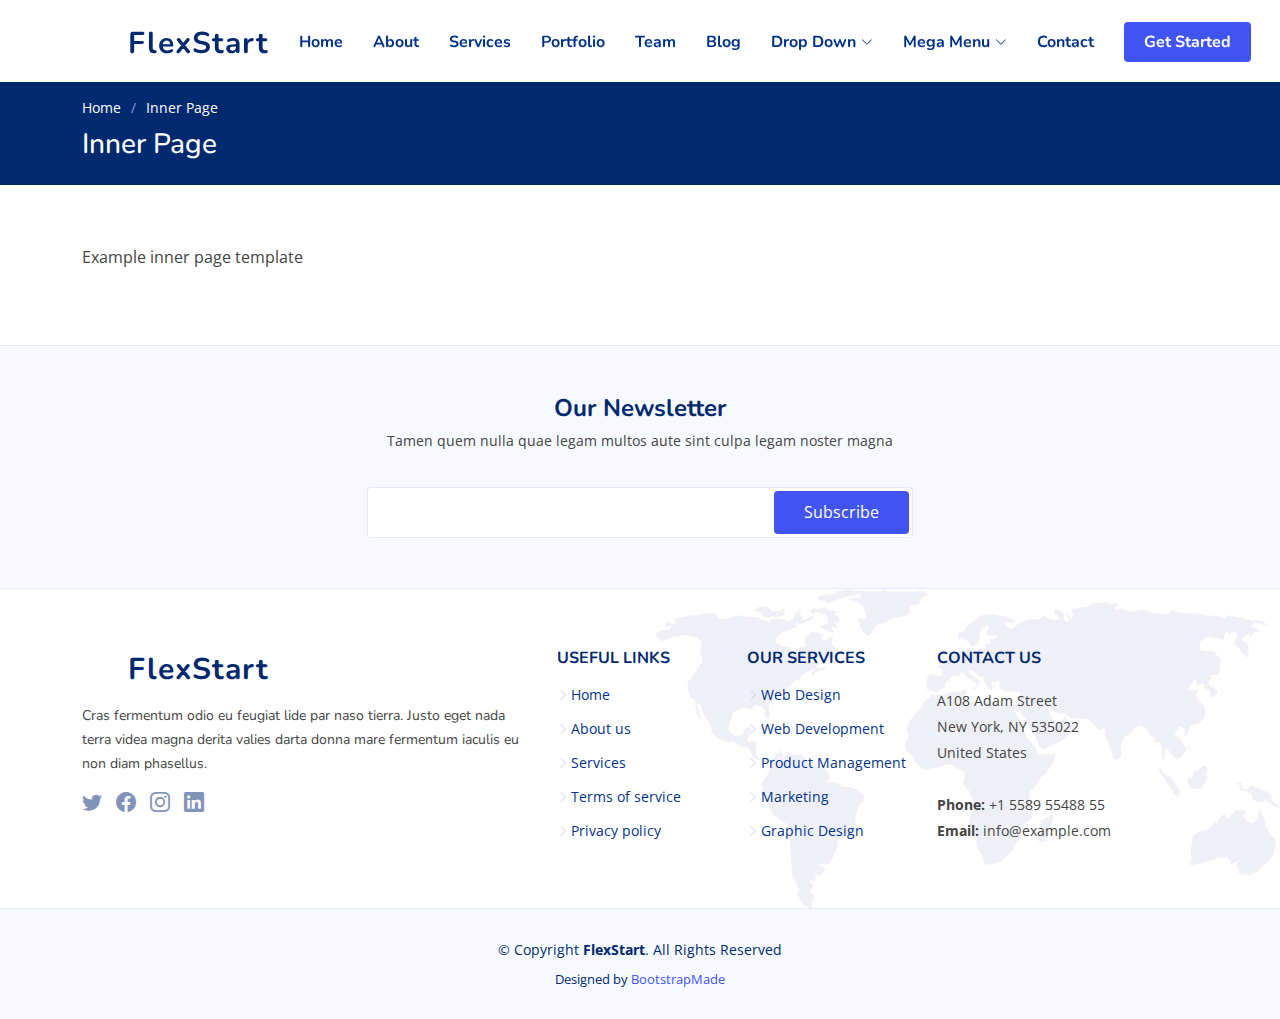
<file: inner-page.html>
<!DOCTYPE html>
<html lang="en">

<head>
  <meta charset="utf-8">
  <meta content="width=device-width, initial-scale=1.0" name="viewport">

  <title>Inner Page - FlexStart Bootstrap Template</title>
  <meta content="" name="description">
  <meta content="" name="keywords">

  <!-- Favicons -->
  <link href="assets/img/favicon.png" rel="icon">
  <link href="assets/img/apple-touch-icon.png" rel="apple-touch-icon">

  <!-- Google Fonts -->
  <link href="https://fonts.googleapis.com/css?family=Open+Sans:300,300i,400,400i,600,600i,700,700i|Nunito:300,300i,400,400i,600,600i,700,700i|Poppins:300,300i,400,400i,500,500i,600,600i,700,700i" rel="stylesheet">

  <!-- Vendor CSS Files -->
  <link href="assets/vendor/aos/aos.css" rel="stylesheet">
  <link href="assets/vendor/bootstrap/css/bootstrap.min.css" rel="stylesheet">
  <link href="assets/vendor/bootstrap-icons/bootstrap-icons.css" rel="stylesheet">
  <link href="assets/vendor/glightbox/css/glightbox.min.css" rel="stylesheet">
  <link href="assets/vendor/remixicon/remixicon.css" rel="stylesheet">
  <link href="assets/vendor/swiper/swiper-bundle.min.css" rel="stylesheet">

  <!-- Template Main CSS File -->
  <link href="assets/css/style.css" rel="stylesheet">

  <!-- =======================================================
  * Template Name: FlexStart
  * Updated: Sep 18 2023 with Bootstrap v5.3.2
  * Template URL: https://bootstrapmade.com/flexstart-bootstrap-startup-template/
  * Author: BootstrapMade.com
  * License: https://bootstrapmade.com/license/
  ======================================================== -->
</head>

<body>

  <!-- ======= Header ======= -->
  <header id="header" class="header fixed-top">
    <div class="container-fluid container-xl d-flex align-items-center justify-content-between">

      <a href="index.html" class="logo d-flex align-items-center">
        <img src="assets/img/logo.png" alt="">
        <span>FlexStart</span>
      </a>

      <nav id="navbar" class="navbar">
        <ul>
          <li><a class="nav-link scrollto " href="#hero">Home</a></li>
          <li><a class="nav-link scrollto" href="#about">About</a></li>
          <li><a class="nav-link scrollto" href="#services">Services</a></li>
          <li><a class="nav-link scrollto" href="#portfolio">Portfolio</a></li>
          <li><a class="nav-link scrollto" href="#team">Team</a></li>
          <li><a href="blog.html">Blog</a></li>
          <li class="dropdown"><a href="#"><span>Drop Down</span> <i class="bi bi-chevron-down"></i></a>
            <ul>
              <li><a href="#">Drop Down 1</a></li>
              <li class="dropdown"><a href="#"><span>Deep Drop Down</span> <i class="bi bi-chevron-right"></i></a>
                <ul>
                  <li><a href="#">Deep Drop Down 1</a></li>
                  <li><a href="#">Deep Drop Down 2</a></li>
                  <li><a href="#">Deep Drop Down 3</a></li>
                  <li><a href="#">Deep Drop Down 4</a></li>
                  <li><a href="#">Deep Drop Down 5</a></li>
                </ul>
              </li>
              <li><a href="#">Drop Down 2</a></li>
              <li><a href="#">Drop Down 3</a></li>
              <li><a href="#">Drop Down 4</a></li>
            </ul>
          </li>

          <li class="dropdown megamenu"><a href="#"><span>Mega Menu</span> <i class="bi bi-chevron-down"></i></a>
            <ul>
              <li>
                <a href="#">Column 1 link 1</a>
                <a href="#">Column 1 link 2</a>
                <a href="#">Column 1 link 3</a>
              </li>
              <li>
                <a href="#">Column 2 link 1</a>
                <a href="#">Column 2 link 2</a>
                <a href="#">Column 3 link 3</a>
              </li>
              <li>
                <a href="#">Column 3 link 1</a>
                <a href="#">Column 3 link 2</a>
                <a href="#">Column 3 link 3</a>
              </li>
              <li>
                <a href="#">Column 4 link 1</a>
                <a href="#">Column 4 link 2</a>
                <a href="#">Column 4 link 3</a>
              </li>
            </ul>
          </li>

          <li><a class="nav-link scrollto" href="#contact">Contact</a></li>
          <li><a class="getstarted scrollto" href="#about">Get Started</a></li>
        </ul>
        <i class="bi bi-list mobile-nav-toggle"></i>
      </nav><!-- .navbar -->

    </div>
  </header><!-- End Header -->

  <main id="main">

    <!-- ======= Breadcrumbs ======= -->
    <section class="breadcrumbs">
      <div class="container">

        <ol>
          <li><a href="index.html">Home</a></li>
          <li>Inner Page</li>
        </ol>
        <h2>Inner Page</h2>

      </div>
    </section><!-- End Breadcrumbs -->

    <section class="inner-page">
      <div class="container">
        <p>
          Example inner page template
        </p>
      </div>
    </section>

  </main><!-- End #main -->

  <!-- ======= Footer ======= -->
  <footer id="footer" class="footer">

    <div class="footer-newsletter">
      <div class="container">
        <div class="row justify-content-center">
          <div class="col-lg-12 text-center">
            <h4>Our Newsletter</h4>
            <p>Tamen quem nulla quae legam multos aute sint culpa legam noster magna</p>
          </div>
          <div class="col-lg-6">
            <form action="" method="post">
              <input type="email" name="email"><input type="submit" value="Subscribe">
            </form>
          </div>
        </div>
      </div>
    </div>

    <div class="footer-top">
      <div class="container">
        <div class="row gy-4">
          <div class="col-lg-5 col-md-12 footer-info">
            <a href="index.html" class="logo d-flex align-items-center">
              <img src="assets/img/logo.png" alt="">
              <span>FlexStart</span>
            </a>
            <p>Cras fermentum odio eu feugiat lide par naso tierra. Justo eget nada terra videa magna derita valies darta donna mare fermentum iaculis eu non diam phasellus.</p>
            <div class="social-links mt-3">
              <a href="#" class="twitter"><i class="bi bi-twitter"></i></a>
              <a href="#" class="facebook"><i class="bi bi-facebook"></i></a>
              <a href="#" class="instagram"><i class="bi bi-instagram"></i></a>
              <a href="#" class="linkedin"><i class="bi bi-linkedin"></i></a>
            </div>
          </div>

          <div class="col-lg-2 col-6 footer-links">
            <h4>Useful Links</h4>
            <ul>
              <li><i class="bi bi-chevron-right"></i> <a href="#">Home</a></li>
              <li><i class="bi bi-chevron-right"></i> <a href="#">About us</a></li>
              <li><i class="bi bi-chevron-right"></i> <a href="#">Services</a></li>
              <li><i class="bi bi-chevron-right"></i> <a href="#">Terms of service</a></li>
              <li><i class="bi bi-chevron-right"></i> <a href="#">Privacy policy</a></li>
            </ul>
          </div>

          <div class="col-lg-2 col-6 footer-links">
            <h4>Our Services</h4>
            <ul>
              <li><i class="bi bi-chevron-right"></i> <a href="#">Web Design</a></li>
              <li><i class="bi bi-chevron-right"></i> <a href="#">Web Development</a></li>
              <li><i class="bi bi-chevron-right"></i> <a href="#">Product Management</a></li>
              <li><i class="bi bi-chevron-right"></i> <a href="#">Marketing</a></li>
              <li><i class="bi bi-chevron-right"></i> <a href="#">Graphic Design</a></li>
            </ul>
          </div>

          <div class="col-lg-3 col-md-12 footer-contact text-center text-md-start">
            <h4>Contact Us</h4>
            <p>
              A108 Adam Street <br>
              New York, NY 535022<br>
              United States <br><br>
              <strong>Phone:</strong> +1 5589 55488 55<br>
              <strong>Email:</strong> info@example.com<br>
            </p>

          </div>

        </div>
      </div>
    </div>

    <div class="container">
      <div class="copyright">
        &copy; Copyright <strong><span>FlexStart</span></strong>. All Rights Reserved
      </div>
      <div class="credits">
        <!-- All the links in the footer should remain intact. -->
        <!-- You can delete the links only if you purchased the pro version. -->
        <!-- Licensing information: https://bootstrapmade.com/license/ -->
        <!-- Purchase the pro version with working PHP/AJAX contact form: https://bootstrapmade.com/flexstart-bootstrap-startup-template/ -->
        Designed by <a href="https://bootstrapmade.com/">BootstrapMade</a>
      </div>
    </div>
  </footer><!-- End Footer -->

  <a href="#" class="back-to-top d-flex align-items-center justify-content-center"><i class="bi bi-arrow-up-short"></i></a>

  <!-- Vendor JS Files -->
  <script src="assets/vendor/purecounter/purecounter_vanilla.js"></script>
  <script src="assets/vendor/aos/aos.js"></script>
  <script src="assets/vendor/bootstrap/js/bootstrap.bundle.min.js"></script>
  <script src="assets/vendor/glightbox/js/glightbox.min.js"></script>
  <script src="assets/vendor/isotope-layout/isotope.pkgd.min.js"></script>
  <script src="assets/vendor/swiper/swiper-bundle.min.js"></script>
  <script src="assets/vendor/php-email-form/validate.js"></script>

  <!-- Template Main JS File -->
  <script src="assets/js/main.js"></script>

</body>

</html>
</file>
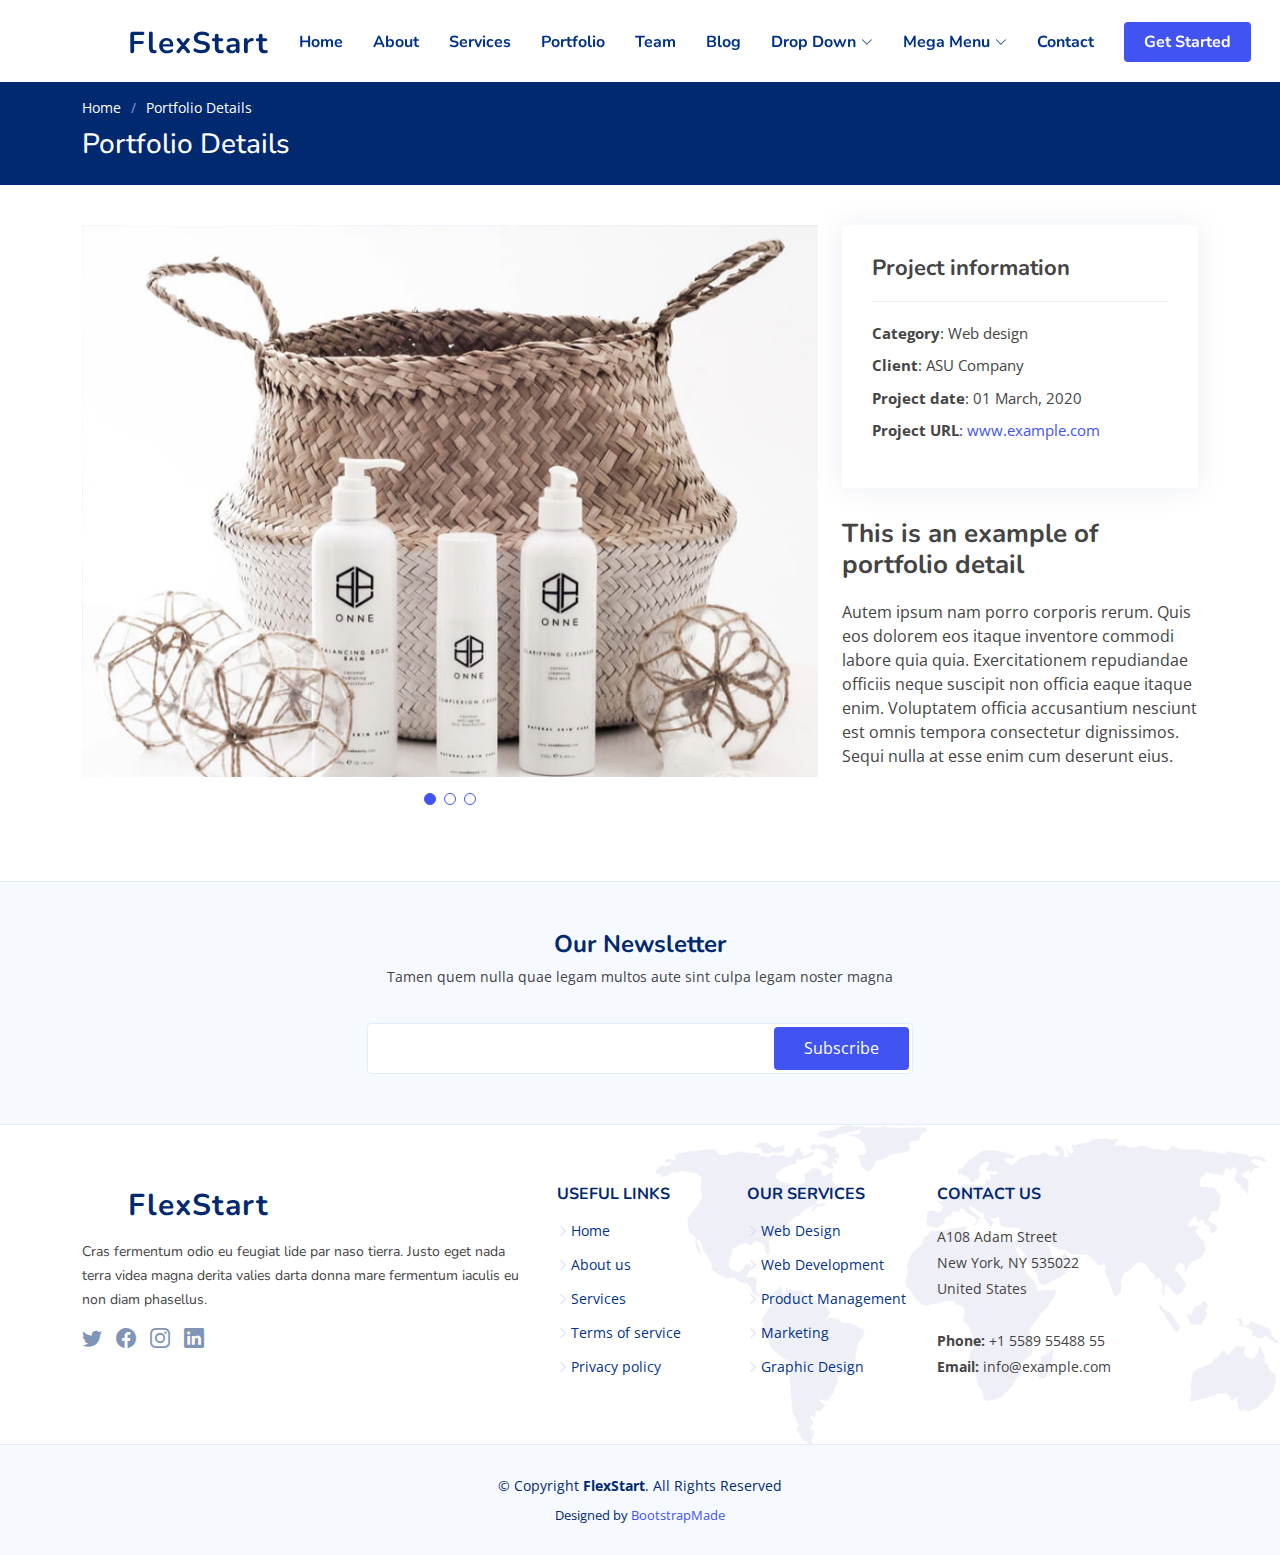
<file: portfolio-details.html>
<!DOCTYPE html>
<html lang="en">

<head>
  <meta charset="utf-8">
  <meta content="width=device-width, initial-scale=1.0" name="viewport">

  <title>Portfolio Details - FlexStart Bootstrap Template</title>
  <meta content="" name="description">
  <meta content="" name="keywords">

  <!-- Favicons -->
  <link href="assets/img/favicon.png" rel="icon">
  <link href="assets/img/apple-touch-icon.png" rel="apple-touch-icon">

  <!-- Google Fonts -->
  <link href="https://fonts.googleapis.com/css?family=Open+Sans:300,300i,400,400i,600,600i,700,700i|Nunito:300,300i,400,400i,600,600i,700,700i|Poppins:300,300i,400,400i,500,500i,600,600i,700,700i" rel="stylesheet">

  <!-- Vendor CSS Files -->
  <link href="assets/vendor/aos/aos.css" rel="stylesheet">
  <link href="assets/vendor/bootstrap/css/bootstrap.min.css" rel="stylesheet">
  <link href="assets/vendor/bootstrap-icons/bootstrap-icons.css" rel="stylesheet">
  <link href="assets/vendor/glightbox/css/glightbox.min.css" rel="stylesheet">
  <link href="assets/vendor/remixicon/remixicon.css" rel="stylesheet">
  <link href="assets/vendor/swiper/swiper-bundle.min.css" rel="stylesheet">

  <!-- Template Main CSS File -->
  <link href="assets/css/style.css" rel="stylesheet">

  <!-- =======================================================
  * Template Name: FlexStart
  * Updated: Sep 18 2023 with Bootstrap v5.3.2
  * Template URL: https://bootstrapmade.com/flexstart-bootstrap-startup-template/
  * Author: BootstrapMade.com
  * License: https://bootstrapmade.com/license/
  ======================================================== -->
</head>

<body>

  <!-- ======= Header ======= -->
  <header id="header" class="header fixed-top">
    <div class="container-fluid container-xl d-flex align-items-center justify-content-between">

      <a href="index.html" class="logo d-flex align-items-center">
        <img src="assets/img/logo.png" alt="">
        <span>FlexStart</span>
      </a>

      <nav id="navbar" class="navbar">
        <ul>
          <li><a class="nav-link scrollto " href="#hero">Home</a></li>
          <li><a class="nav-link scrollto" href="#about">About</a></li>
          <li><a class="nav-link scrollto" href="#services">Services</a></li>
          <li><a class="nav-link scrollto" href="#portfolio">Portfolio</a></li>
          <li><a class="nav-link scrollto" href="#team">Team</a></li>
          <li><a href="blog.html">Blog</a></li>
          <li class="dropdown"><a href="#"><span>Drop Down</span> <i class="bi bi-chevron-down"></i></a>
            <ul>
              <li><a href="#">Drop Down 1</a></li>
              <li class="dropdown"><a href="#"><span>Deep Drop Down</span> <i class="bi bi-chevron-right"></i></a>
                <ul>
                  <li><a href="#">Deep Drop Down 1</a></li>
                  <li><a href="#">Deep Drop Down 2</a></li>
                  <li><a href="#">Deep Drop Down 3</a></li>
                  <li><a href="#">Deep Drop Down 4</a></li>
                  <li><a href="#">Deep Drop Down 5</a></li>
                </ul>
              </li>
              <li><a href="#">Drop Down 2</a></li>
              <li><a href="#">Drop Down 3</a></li>
              <li><a href="#">Drop Down 4</a></li>
            </ul>
          </li>

          <li class="dropdown megamenu"><a href="#"><span>Mega Menu</span> <i class="bi bi-chevron-down"></i></a>
            <ul>
              <li>
                <a href="#">Column 1 link 1</a>
                <a href="#">Column 1 link 2</a>
                <a href="#">Column 1 link 3</a>
              </li>
              <li>
                <a href="#">Column 2 link 1</a>
                <a href="#">Column 2 link 2</a>
                <a href="#">Column 3 link 3</a>
              </li>
              <li>
                <a href="#">Column 3 link 1</a>
                <a href="#">Column 3 link 2</a>
                <a href="#">Column 3 link 3</a>
              </li>
              <li>
                <a href="#">Column 4 link 1</a>
                <a href="#">Column 4 link 2</a>
                <a href="#">Column 4 link 3</a>
              </li>
            </ul>
          </li>

          <li><a class="nav-link scrollto" href="#contact">Contact</a></li>
          <li><a class="getstarted scrollto" href="#about">Get Started</a></li>
        </ul>
        <i class="bi bi-list mobile-nav-toggle"></i>
      </nav><!-- .navbar -->

    </div>
  </header><!-- End Header -->

  <main id="main">

    <!-- ======= Breadcrumbs ======= -->
    <section class="breadcrumbs">
      <div class="container">

        <ol>
          <li><a href="index.html">Home</a></li>
          <li>Portfolio Details</li>
        </ol>
        <h2>Portfolio Details</h2>

      </div>
    </section><!-- End Breadcrumbs -->

    <!-- ======= Portfolio Details Section ======= -->
    <section id="portfolio-details" class="portfolio-details">
      <div class="container">

        <div class="row gy-4">

          <div class="col-lg-8">
            <div class="portfolio-details-slider swiper">
              <div class="swiper-wrapper align-items-center">

                <div class="swiper-slide">
                  <img src="assets/img/portfolio/portfolio-1.jpg" alt="">
                </div>

                <div class="swiper-slide">
                  <img src="assets/img/portfolio/portfolio-2.jpg" alt="">
                </div>

                <div class="swiper-slide">
                  <img src="assets/img/portfolio/portfolio-3.jpg" alt="">
                </div>

              </div>
              <div class="swiper-pagination"></div>
            </div>
          </div>

          <div class="col-lg-4">
            <div class="portfolio-info">
              <h3>Project information</h3>
              <ul>
                <li><strong>Category</strong>: Web design</li>
                <li><strong>Client</strong>: ASU Company</li>
                <li><strong>Project date</strong>: 01 March, 2020</li>
                <li><strong>Project URL</strong>: <a href="#">www.example.com</a></li>
              </ul>
            </div>
            <div class="portfolio-description">
              <h2>This is an example of portfolio detail</h2>
              <p>
                Autem ipsum nam porro corporis rerum. Quis eos dolorem eos itaque inventore commodi labore quia quia. Exercitationem repudiandae officiis neque suscipit non officia eaque itaque enim. Voluptatem officia accusantium nesciunt est omnis tempora consectetur dignissimos. Sequi nulla at esse enim cum deserunt eius.
              </p>
            </div>
          </div>

        </div>

      </div>
    </section><!-- End Portfolio Details Section -->

  </main><!-- End #main -->

  <!-- ======= Footer ======= -->
  <footer id="footer" class="footer">

    <div class="footer-newsletter">
      <div class="container">
        <div class="row justify-content-center">
          <div class="col-lg-12 text-center">
            <h4>Our Newsletter</h4>
            <p>Tamen quem nulla quae legam multos aute sint culpa legam noster magna</p>
          </div>
          <div class="col-lg-6">
            <form action="" method="post">
              <input type="email" name="email"><input type="submit" value="Subscribe">
            </form>
          </div>
        </div>
      </div>
    </div>

    <div class="footer-top">
      <div class="container">
        <div class="row gy-4">
          <div class="col-lg-5 col-md-12 footer-info">
            <a href="index.html" class="logo d-flex align-items-center">
              <img src="assets/img/logo.png" alt="">
              <span>FlexStart</span>
            </a>
            <p>Cras fermentum odio eu feugiat lide par naso tierra. Justo eget nada terra videa magna derita valies darta donna mare fermentum iaculis eu non diam phasellus.</p>
            <div class="social-links mt-3">
              <a href="#" class="twitter"><i class="bi bi-twitter"></i></a>
              <a href="#" class="facebook"><i class="bi bi-facebook"></i></a>
              <a href="#" class="instagram"><i class="bi bi-instagram"></i></a>
              <a href="#" class="linkedin"><i class="bi bi-linkedin"></i></a>
            </div>
          </div>

          <div class="col-lg-2 col-6 footer-links">
            <h4>Useful Links</h4>
            <ul>
              <li><i class="bi bi-chevron-right"></i> <a href="#">Home</a></li>
              <li><i class="bi bi-chevron-right"></i> <a href="#">About us</a></li>
              <li><i class="bi bi-chevron-right"></i> <a href="#">Services</a></li>
              <li><i class="bi bi-chevron-right"></i> <a href="#">Terms of service</a></li>
              <li><i class="bi bi-chevron-right"></i> <a href="#">Privacy policy</a></li>
            </ul>
          </div>

          <div class="col-lg-2 col-6 footer-links">
            <h4>Our Services</h4>
            <ul>
              <li><i class="bi bi-chevron-right"></i> <a href="#">Web Design</a></li>
              <li><i class="bi bi-chevron-right"></i> <a href="#">Web Development</a></li>
              <li><i class="bi bi-chevron-right"></i> <a href="#">Product Management</a></li>
              <li><i class="bi bi-chevron-right"></i> <a href="#">Marketing</a></li>
              <li><i class="bi bi-chevron-right"></i> <a href="#">Graphic Design</a></li>
            </ul>
          </div>

          <div class="col-lg-3 col-md-12 footer-contact text-center text-md-start">
            <h4>Contact Us</h4>
            <p>
              A108 Adam Street <br>
              New York, NY 535022<br>
              United States <br><br>
              <strong>Phone:</strong> +1 5589 55488 55<br>
              <strong>Email:</strong> info@example.com<br>
            </p>

          </div>

        </div>
      </div>
    </div>

    <div class="container">
      <div class="copyright">
        &copy; Copyright <strong><span>FlexStart</span></strong>. All Rights Reserved
      </div>
      <div class="credits">
        <!-- All the links in the footer should remain intact. -->
        <!-- You can delete the links only if you purchased the pro version. -->
        <!-- Licensing information: https://bootstrapmade.com/license/ -->
        <!-- Purchase the pro version with working PHP/AJAX contact form: https://bootstrapmade.com/flexstart-bootstrap-startup-template/ -->
        Designed by <a href="https://bootstrapmade.com/">BootstrapMade</a>
      </div>
    </div>
  </footer><!-- End Footer -->

  <a href="#" class="back-to-top d-flex align-items-center justify-content-center"><i class="bi bi-arrow-up-short"></i></a>

  <!-- Vendor JS Files -->
  <script src="assets/vendor/purecounter/purecounter_vanilla.js"></script>
  <script src="assets/vendor/aos/aos.js"></script>
  <script src="assets/vendor/bootstrap/js/bootstrap.bundle.min.js"></script>
  <script src="assets/vendor/glightbox/js/glightbox.min.js"></script>
  <script src="assets/vendor/isotope-layout/isotope.pkgd.min.js"></script>
  <script src="assets/vendor/swiper/swiper-bundle.min.js"></script>
  <script src="assets/vendor/php-email-form/validate.js"></script>

  <!-- Template Main JS File -->
  <script src="assets/js/main.js"></script>

</body>

</html>
</file>
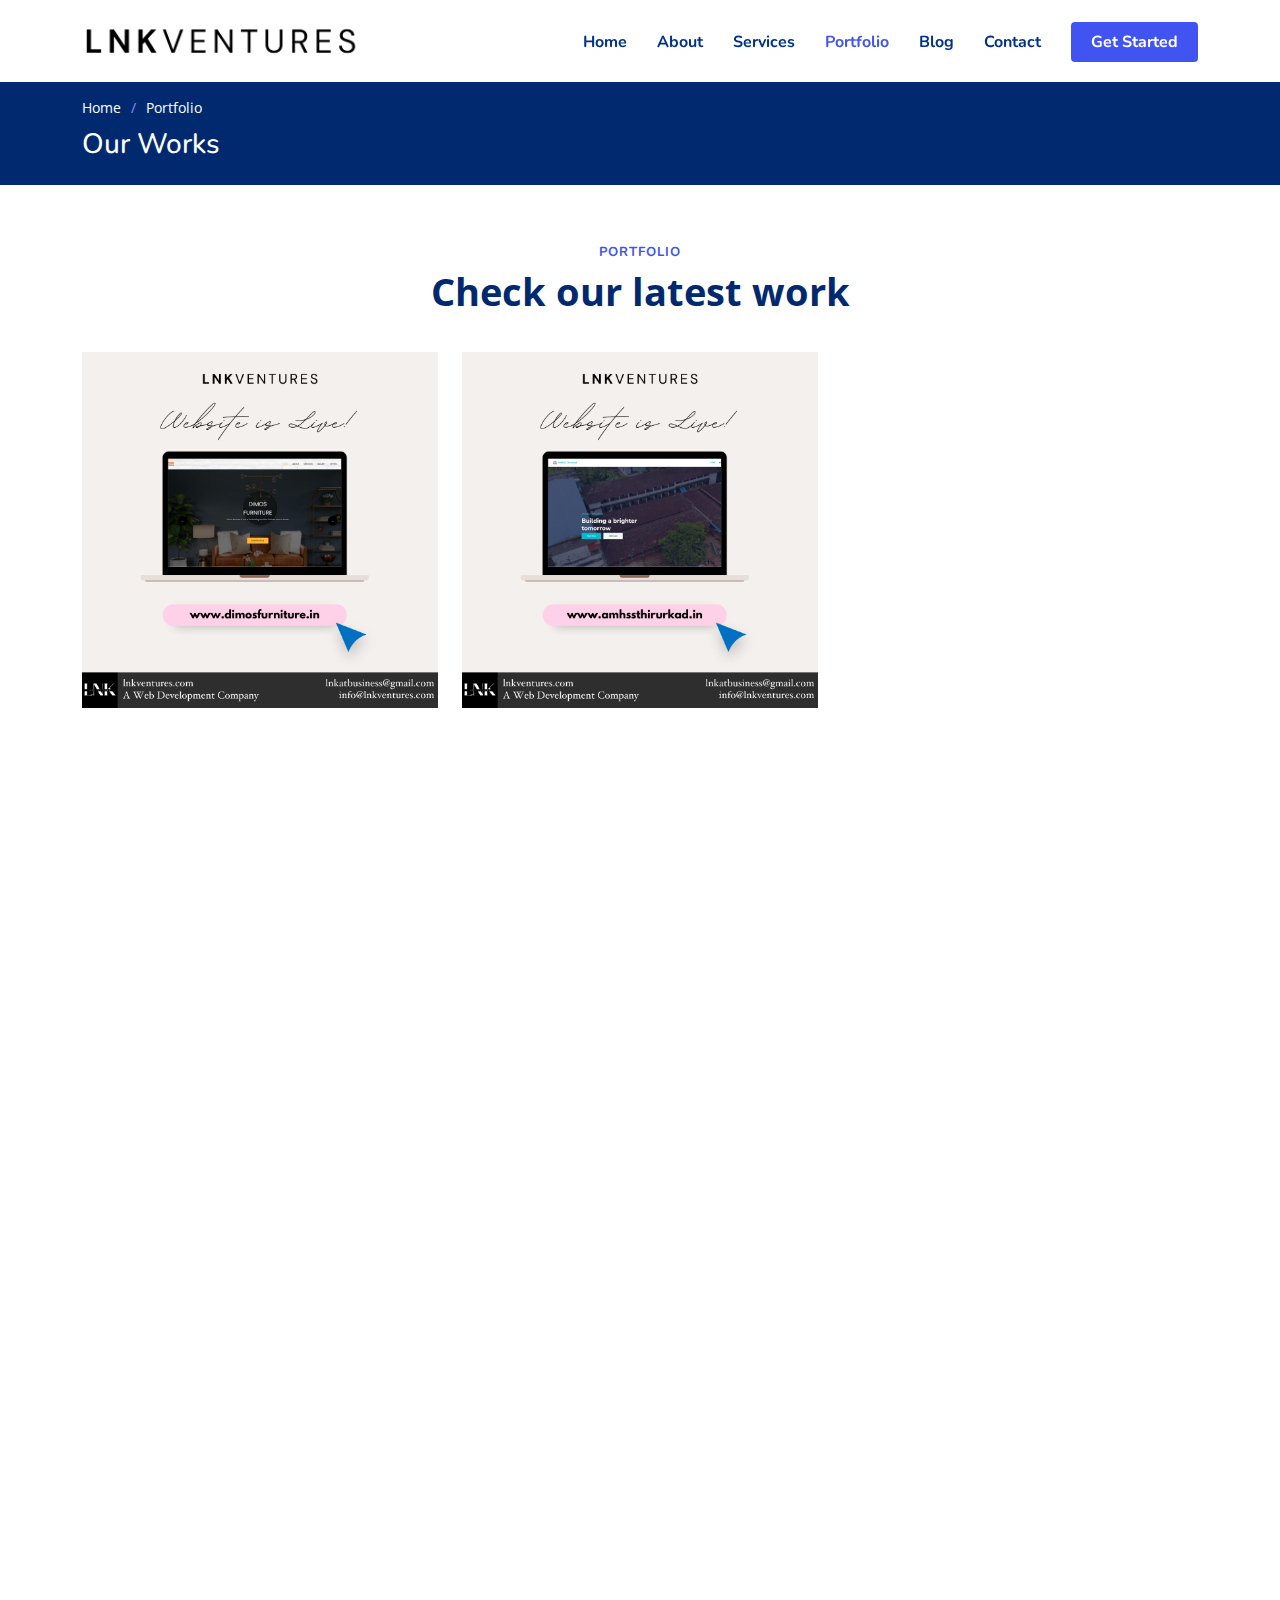
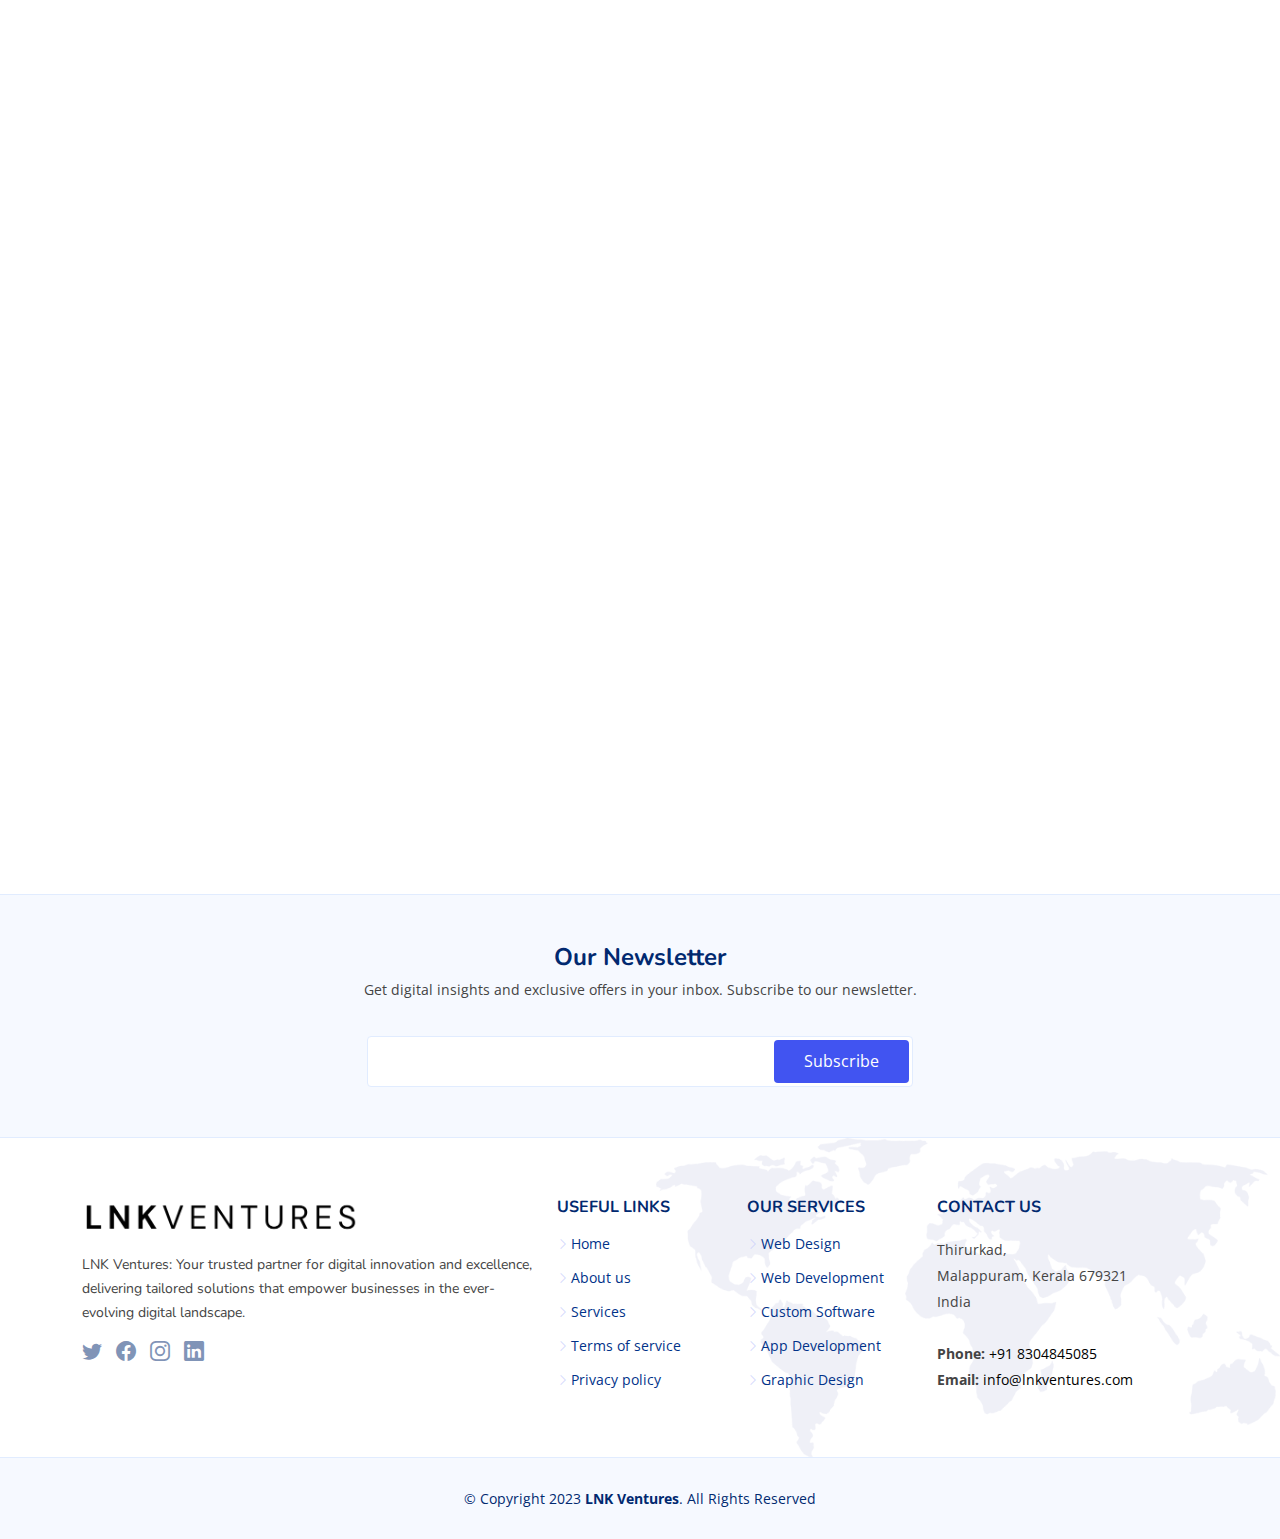
<file: portfolio.html>
<!DOCTYPE html>
<html lang="en">

<head>
  <meta charset="utf-8">
  <meta content="width=device-width, initial-scale=1.0" name="viewport">

  <title>LNK Ventures</title>
  <meta content="" name="description">
  <meta content="" name="keywords">

  <!-- Favicons -->
  <link href="assets/img/Logo/Black minimalist joseph campbell logo-modified.png" rel="icon">
  <link href="assets/img/apple-touch-icon.png" rel="apple-touch-icon">

  <!-- Google Fonts -->
  <link href="https://fonts.googleapis.com/css?family=Open+Sans:300,300i,400,400i,600,600i,700,700i|Nunito:300,300i,400,400i,600,600i,700,700i|Poppins:300,300i,400,400i,500,500i,600,600i,700,700i" rel="stylesheet">

  <!-- Vendor CSS Files -->
  <link href="assets/vendor/aos/aos.css" rel="stylesheet">
  <link href="assets/vendor/bootstrap/css/bootstrap.min.css" rel="stylesheet">
  <link href="assets/vendor/bootstrap-icons/bootstrap-icons.css" rel="stylesheet">
  <link href="assets/vendor/glightbox/css/glightbox.min.css" rel="stylesheet">
  <link href="assets/vendor/remixicon/remixicon.css" rel="stylesheet">
  <link href="assets/vendor/swiper/swiper-bundle.min.css" rel="stylesheet">

  <!-- Template Main CSS File -->
  <link href="assets/css/style.css" rel="stylesheet">
</head>

<body>

  <!-- ======= Header ======= -->
  <header id="header" class="header fixed-top">
    <div class="container-fluid container-xl d-flex align-items-center justify-content-between">

      <a href="/" class="logo d-flex align-items-center">
        <img src="assets/img/Logo/Text-Logo-Black.png" alt="">
      </a>

      <nav id="navbar" class="navbar">
        <ul>
          <li><a class="nav-link scrollto" href="/">Home</a></li>
          <li><a class="nav-link scrollto" href="about.html">About</a></li>
          <li><a class="nav-link scrollto" href="service.html">Services</a></li>
          <li><a class="nav-link scrollto active" href="portfolio.html">Portfolio</a></li>
          <!-- <li><a class="nav-link scrollto" href="#team">Team</a></li> -->
          <li><a href="#">Blog</a></li>
          <!-- <li class="dropdown"><a href="#"><span>Drop Down</span> <i class="bi bi-chevron-down"></i></a>
            <ul>
              <li><a href="#">Drop Down 1</a></li>
              <li class="dropdown"><a href="#"><span>Deep Drop Down</span> <i class="bi bi-chevron-right"></i></a>
                <ul>
                  <li><a href="#">Deep Drop Down 1</a></li>
                  <li><a href="#">Deep Drop Down 2</a></li>
                  <li><a href="#">Deep Drop Down 3</a></li>
                  <li><a href="#">Deep Drop Down 4</a></li>
                  <li><a href="#">Deep Drop Down 5</a></li>
                </ul>
              </li>
              <li><a href="#">Drop Down 2</a></li>
              <li><a href="#">Drop Down 3</a></li>
              <li><a href="#">Drop Down 4</a></li>
            </ul>
          </li> -->

          <!-- <li class="dropdown megamenu"><a href="#"><span>Mega Menu</span> <i class="bi bi-chevron-down"></i></a>
            <ul>
              <li>
                <a href="#">Column 1 link 1</a>
                <a href="#">Column 1 link 2</a>
                <a href="#">Column 1 link 3</a>
              </li>
              <li>
                <a href="#">Column 2 link 1</a>
                <a href="#">Column 2 link 2</a>
                <a href="#">Column 3 link 3</a>
              </li>
              <li>
                <a href="#">Column 3 link 1</a>
                <a href="#">Column 3 link 2</a>
                <a href="#">Column 3 link 3</a>
              </li>
              <li>
                <a href="#">Column 4 link 1</a>
                <a href="#">Column 4 link 2</a>
                <a href="#">Column 4 link 3</a>
              </li>
            </ul>
          </li> -->

          <li><a class="nav-link scrollto" href="contact.html">Contact</a></li>
          <li><a class="getstarted scrollto" href="#about">Get Started</a></li>
        </ul>
        <i class="bi bi-list mobile-nav-toggle"></i>
      </nav><!-- .navbar -->

    </div>
  </header><!-- End Header -->

  <main id="main">

    <!-- ======= Breadcrumbs ======= -->
    <section class="breadcrumbs">
      <div class="container">

        <ol>
          <li><a href="index.html">Home</a></li>
          <li>Portfolio</li>
        </ol>
        <h2>Our Works</h2>

      </div>
    </section><!-- End Breadcrumbs -->

    <!-- ======= Portfolio Section ======= -->
    <section id="portfolio" class="portfolio">

        <div class="container" data-aos="fade-up">
  
          <header class="section-header">
            <h2>Portfolio</h2>
            <p>Check our latest work</p>
          </header>
  
          <div class="row" data-aos="fade-up" data-aos-delay="100">
            <div class="col-lg-12 d-flex justify-content-center">
              <!-- <ul id="portfolio-flters">
                <li data-filter="*" class="filter-active">All</li>
                <li data-filter=".filter-app">Web</li>
                <li data-filter=".filter-card">Posters</li>
              </ul> -->
            </div>
          </div>
  
          <div class="row gy-4 portfolio-container" data-aos="fade-up" data-aos-delay="200">
  
            <div class="col-lg-4 col-md-6 portfolio-item filter-app">
              <div class="portfolio-wrap">
                <img src="assets/img/portfolio/Dimos-Furniture/work-1.png" class="img-fluid" alt="">
                <div class="portfolio-info">
                  <h4>Dimos Furniture</h4>
                  <p>Web Design & Development</p>
                  <div class="portfolio-links">
                    <a href="assets/img/portfolio/Dimos-Furniture/work-1.png" data-gallery="portfolioGallery" class="portfokio-lightbox"><i class="bi bi-plus"></i></a>
                    <a href="dimos-furniture.html" title="More Details"><i class="bi bi-link"></i></a>
                  </div>
                </div>
              </div>
            </div>
  
            <div class="col-lg-4 col-md-6 portfolio-item filter-app">
              <div class="portfolio-wrap">
                <img src="assets/img/portfolio/work-2.png" class="img-fluid" alt="">
                <div class="portfolio-info">
                  <h4>AMHSS Thirurkad</h4>
                  <p>Web Design & Development</p>
                  <div class="portfolio-links">
                    <a href="assets/img/portfolio/work-2.png" data-gallery="portfolioGallery" class="portfokio-lightbox"><i class="bi bi-plus"></i></a>
                    <a href="#" title="More Details"><i class="bi bi-link"></i></a>
                  </div>
                </div>
              </div>
            </div>
  
            <!-- <div class="col-lg-4 col-md-6 portfolio-item filter-app">
              <div class="portfolio-wrap">
                <img src="assets/img/portfolio/portfolio-3.jpg" class="img-fluid" alt="">
                <div class="portfolio-info">
                  <h4>App 2</h4>
                  <p>App</p>
                  <div class="portfolio-links">
                    <a href="assets/img/portfolio/portfolio-3.jpg" data-gallery="portfolioGallery" class="portfokio-lightbox" title="App 2"><i class="bi bi-plus"></i></a>
                    <a href="portfolio-details.html" title="More Details"><i class="bi bi-link"></i></a>
                  </div>
                </div>
              </div>
            </div>
  
            <div class="col-lg-4 col-md-6 portfolio-item filter-card">
              <div class="portfolio-wrap">
                <img src="assets/img/portfolio/portfolio-4.jpg" class="img-fluid" alt="">
                <div class="portfolio-info">
                  <h4>Card 2</h4>
                  <p>Card</p>
                  <div class="portfolio-links">
                    <a href="assets/img/portfolio/portfolio-4.jpg" data-gallery="portfolioGallery" class="portfokio-lightbox" title="Card 2"><i class="bi bi-plus"></i></a>
                    <a href="portfolio-details.html" title="More Details"><i class="bi bi-link"></i></a>
                  </div>
                </div>
              </div>
            </div>
  
            <div class="col-lg-4 col-md-6 portfolio-item filter-web">
              <div class="portfolio-wrap">
                <img src="assets/img/portfolio/portfolio-5.jpg" class="img-fluid" alt="">
                <div class="portfolio-info">
                  <h4>Web 2</h4>
                  <p>Web</p>
                  <div class="portfolio-links">
                    <a href="assets/img/portfolio/portfolio-5.jpg" data-gallery="portfolioGallery" class="portfokio-lightbox" title="Web 2"><i class="bi bi-plus"></i></a>
                    <a href="portfolio-details.html" title="More Details"><i class="bi bi-link"></i></a>
                  </div>
                </div>
              </div>
            </div>
  
            <div class="col-lg-4 col-md-6 portfolio-item filter-app">
              <div class="portfolio-wrap">
                <img src="assets/img/portfolio/portfolio-6.jpg" class="img-fluid" alt="">
                <div class="portfolio-info">
                  <h4>App 3</h4>
                  <p>App</p>
                  <div class="portfolio-links">
                    <a href="assets/img/portfolio/portfolio-6.jpg" data-gallery="portfolioGallery" class="portfokio-lightbox" title="App 3"><i class="bi bi-plus"></i></a>
                    <a href="portfolio-details.html" title="More Details"><i class="bi bi-link"></i></a>
                  </div>
                </div>
              </div>
            </div>
  
            <div class="col-lg-4 col-md-6 portfolio-item filter-card">
              <div class="portfolio-wrap">
                <img src="assets/img/portfolio/portfolio-7.jpg" class="img-fluid" alt="">
                <div class="portfolio-info">
                  <h4>Card 1</h4>
                  <p>Card</p>
                  <div class="portfolio-links">
                    <a href="assets/img/portfolio/portfolio-7.jpg" data-gallery="portfolioGallery" class="portfokio-lightbox" title="Card 1"><i class="bi bi-plus"></i></a>
                    <a href="portfolio-details.html" title="More Details"><i class="bi bi-link"></i></a>
                  </div>
                </div>
              </div>
            </div>
  
            <div class="col-lg-4 col-md-6 portfolio-item filter-card">
              <div class="portfolio-wrap">
                <img src="assets/img/portfolio/portfolio-8.jpg" class="img-fluid" alt="">
                <div class="portfolio-info">
                  <h4>Card 3</h4>
                  <p>Card</p>
                  <div class="portfolio-links">
                    <a href="assets/img/portfolio/portfolio-8.jpg" data-gallery="portfolioGallery" class="portfokio-lightbox" title="Card 3"><i class="bi bi-plus"></i></a>
                    <a href="portfolio-details.html" title="More Details"><i class="bi bi-link"></i></a>
                  </div>
                </div>
              </div>
            </div>
  
            <div class="col-lg-4 col-md-6 portfolio-item filter-web">
              <div class="portfolio-wrap">
                <img src="assets/img/portfolio/portfolio-9.jpg" class="img-fluid" alt="">
                <div class="portfolio-info">
                  <h4>Web 3</h4>
                  <p>Web</p>
                  <div class="portfolio-links">
                    <a href="assets/img/portfolio/portfolio-9.jpg" data-gallery="portfolioGallery" class="portfokio-lightbox" title="Web 3"><i class="bi bi-plus"></i></a>
                    <a href="portfolio-details.html" title="More Details"><i class="bi bi-link"></i></a>
                  </div>
                </div>
              </div>
            </div> -->
  
          </div>
  
        </div>
  
      </section><!-- End Portfolio Section -->
  
      <!-- ======= Testimonials Section ======= -->
      <section id="testimonials" class="testimonials">
  
        <div class="container" data-aos="fade-up">
  
          <header class="section-header">
            <h2>Testimonials</h2>
            <p>What they are saying about us</p>
          </header>
  
          <div class="testimonials-slider swiper" data-aos="fade-up" data-aos-delay="200">
            <div class="swiper-wrapper">
  
              <div class="swiper-slide">
                <div class="testimonial-item">
                  <div class="stars">
                    <i class="bi bi-star-fill"></i><i class="bi bi-star-fill"></i><i class="bi bi-star-fill"></i><i class="bi bi-star-fill"></i><i class="bi bi-star-fill"></i>
                  </div>
                  <p>
                    Proin iaculis purus consequat sem cure digni ssim donec porttitora entum suscipit rhoncus. Accusantium quam, ultricies eget id, aliquam eget nibh et. Maecen aliquam, risus at semper.
                  </p>
                  <div class="profile mt-auto">
                    <img src="assets/img/testimonials/testimonials-1.jpg" class="testimonial-img" alt="">
                    <h3>Saul Goodman</h3>
                    <h4>Ceo &amp; Founder</h4>
                  </div>
                </div>
              </div><!-- End testimonial item -->
  
              <div class="swiper-slide">
                <div class="testimonial-item">
                  <div class="stars">
                    <i class="bi bi-star-fill"></i><i class="bi bi-star-fill"></i><i class="bi bi-star-fill"></i><i class="bi bi-star-fill"></i><i class="bi bi-star-fill"></i>
                  </div>
                  <p>
                    Export tempor illum tamen malis malis eram quae irure esse labore quem cillum quid cillum eram malis quorum velit fore eram velit sunt aliqua noster fugiat irure amet legam anim culpa.
                  </p>
                  <div class="profile mt-auto">
                    <img src="assets/img/testimonials/testimonials-2.jpg" class="testimonial-img" alt="">
                    <h3>Sara Wilsson</h3>
                    <h4>Designer</h4>
                  </div>
                </div>
              </div><!-- End testimonial item -->
  
              <div class="swiper-slide">
                <div class="testimonial-item">
                  <div class="stars">
                    <i class="bi bi-star-fill"></i><i class="bi bi-star-fill"></i><i class="bi bi-star-fill"></i><i class="bi bi-star-fill"></i><i class="bi bi-star-fill"></i>
                  </div>
                  <p>
                    Enim nisi quem export duis labore cillum quae magna enim sint quorum nulla quem veniam duis minim tempor labore quem eram duis noster aute amet eram fore quis sint minim.
                  </p>
                  <div class="profile mt-auto">
                    <img src="assets/img/testimonials/testimonials-3.jpg" class="testimonial-img" alt="">
                    <h3>Jena Karlis</h3>
                    <h4>Store Owner</h4>
                  </div>
                </div>
              </div><!-- End testimonial item -->
  
              <div class="swiper-slide">
                <div class="testimonial-item">
                  <div class="stars">
                    <i class="bi bi-star-fill"></i><i class="bi bi-star-fill"></i><i class="bi bi-star-fill"></i><i class="bi bi-star-fill"></i><i class="bi bi-star-fill"></i>
                  </div>
                  <p>
                    Fugiat enim eram quae cillum dolore dolor amet nulla culpa multos export minim fugiat minim velit minim dolor enim duis veniam ipsum anim magna sunt elit fore quem dolore labore illum veniam.
                  </p>
                  <div class="profile mt-auto">
                    <img src="assets/img/testimonials/testimonials-4.jpg" class="testimonial-img" alt="">
                    <h3>Matt Brandon</h3>
                    <h4>Freelancer</h4>
                  </div>
                </div>
              </div><!-- End testimonial item -->
  
              <div class="swiper-slide">
                <div class="testimonial-item">
                  <div class="stars">
                    <i class="bi bi-star-fill"></i><i class="bi bi-star-fill"></i><i class="bi bi-star-fill"></i><i class="bi bi-star-fill"></i><i class="bi bi-star-fill"></i>
                  </div>
                  <p>
                    Quis quorum aliqua sint quem legam fore sunt eram irure aliqua veniam tempor noster veniam enim culpa labore duis sunt culpa nulla illum cillum fugiat legam esse veniam culpa fore nisi cillum quid.
                  </p>
                  <div class="profile mt-auto">
                    <img src="assets/img/testimonials/testimonials-5.jpg" class="testimonial-img" alt="">
                    <h3>John Larson</h3>
                    <h4>Entrepreneur</h4>
                  </div>
                </div>
              </div><!-- End testimonial item -->
  
            </div>
            <div class="swiper-pagination"></div>
          </div>
  
        </div>
  
      </section><!-- End Testimonials Section -->
  
  
      <!-- ======= Clients Section ======= -->
      <section id="clients" class="clients">
  
        <div class="container" data-aos="fade-up">
  
          <header class="section-header">
            <h2>Our Clients</h2>
            <p>Our Trusted Relationships</p>
          </header>
  
          <div class="clients-slider swiper">
            <div class="swiper-wrapper align-items-center">
              <div class="swiper-slide"><img src="assets/img/clients/client-9.png" class="img-fluid" alt=""></div>
              <div class="swiper-slide"><img src="assets/img/clients/client-10.png" class="img-fluid" alt=""></div>
              <div class="swiper-slide"><img src="assets/img/clients/client-1.png" class="img-fluid" alt=""></div>
              <div class="swiper-slide"><img src="assets/img/clients/client-2.png" class="img-fluid" alt=""></div>
              <div class="swiper-slide"><img src="assets/img/clients/client-3.png" class="img-fluid" alt=""></div>
              <div class="swiper-slide"><img src="assets/img/clients/client-4.png" class="img-fluid" alt=""></div>
              <div class="swiper-slide"><img src="assets/img/clients/client-5.png" class="img-fluid" alt=""></div>
              <div class="swiper-slide"><img src="assets/img/clients/client-6.png" class="img-fluid" alt=""></div>
              <div class="swiper-slide"><img src="assets/img/clients/client-7.png" class="img-fluid" alt=""></div>
              <div class="swiper-slide"><img src="assets/img/clients/client-8.png" class="img-fluid" alt=""></div>
            </div>
            <div class="swiper-pagination"></div>
          </div>
        </div>
  
      </section><!-- End Clients Section -->

  </main><!-- End #main -->

  <!-- ======= Contact Section ======= -->
  <section id="contact" class="contact">

    <div class="container" data-aos="fade-up">

      <header class="section-header">
        <h2>Contact</h2>
        <p>Contact Us</p>
      </header>

      <div class="row gy-4">

        <div class="col-lg-6">

          <div class="row gy-4">
            <div class="col-md-6">
              <div class="info-box">
                <i class="bi bi-geo-alt"></i>
                <h3>Address</h3>
                <p>Thirurkad, Malappuram<br>Kerala, India 679321</p>
              </div>
            </div>
            <div class="col-md-6">
              <div class="info-box">
                <i class="bi bi-telephone"></i>
                <h3>Call Us</h3>
                <p>+91 8304845085<br><!-- +1 6678 254445 41 --> <br> </p>
              </div>
            </div>
            <div class="col-md-6">
              <div class="info-box">
                <i class="bi bi-envelope"></i>
                <h3>Email Us</h3>
                <p>info@lnkventures.com<br>ceo@example.com</p>
              </div>
            </div>
            <div class="col-md-6">
              <div class="info-box">
                <i class="bi bi-clock"></i>
                <h3>Open Hours</h3>
                <p>Monday - Friday<br>9:00AM - 05:00PM</p>
              </div>
            </div>
          </div>

        </div>

        <div class="col-lg-6">
          <form action="" method="post" class="php-email-form">
            <div class="row gy-4">

              <div class="col-md-6">
                <input type="text" name="name" class="form-control" placeholder="Your Name" required>
              </div>

              <div class="col-md-6 ">
                <input type="email" class="form-control" name="email" placeholder="Your Email" required>
              </div>

              <div class="col-md-12">
                <input type="text" class="form-control" name="subjects" placeholder="Subject" required>
              </div>

              <div class="col-md-12">
                <textarea class="form-control" name="message" rows="6" placeholder="Message" required></textarea>
              </div>

              <div class="col-md-12 text-center">
                <div class="loading">Loading</div>
                <div class="error-message"></div>
                <div class="sent-message">Your message has been sent. Thank you!</div>

                <button type="submit">Send Message</button>
              </div>

            </div>
          </form>

        </div>

      </div>

    </div>

  </section><!-- End Contact Section -->

</main><!-- End #main -->

<!-- ======= Footer ======= -->
<footer id="footer" class="footer">

  <div class="footer-newsletter">
    <div class="container">
      <div class="row justify-content-center">
        <div class="col-lg-12 text-center">
          <h4>Our Newsletter</h4>
          <p>Get digital insights and exclusive offers in your inbox. Subscribe to our newsletter.</p>
        </div>
        <div class="col-lg-6">
          <form action="" method="post">
            <input type="email" name="email"><input type="submit" value="Subscribe">
          </form>
        </div>
      </div>
    </div>
  </div>

  <div class="footer-top">
    <div class="container">
      <div class="row gy-4">
        <div class="col-lg-5 col-md-12 footer-info">
          <a href="/" class="logo d-flex align-items-center">
            <img src="assets/img/Logo/Text-Logo-Black.png" alt="">
            <!-- <span>FlexStart</span> -->
          </a>
          <p>LNK Ventures: Your trusted partner for digital innovation and excellence, delivering tailored solutions that empower businesses in the ever-evolving digital landscape.</p>
          <div class="social-links mt-3">
            <a href="#" class="twitter"><i class="bi bi-twitter"></i></a>
            <a href="#" class="facebook"><i class="bi bi-facebook"></i></a>
            <a href="https://instagram.com/lnkventures" class="instagram"><i class="bi bi-instagram"></i></a>
            <a href="#" class="linkedin"><i class="bi bi-linkedin"></i></a>
          </div>
        </div>

        <div class="col-lg-2 col-6 footer-links">
          <h4>Useful Links</h4>
          <ul>
            <li><i class="bi bi-chevron-right"></i> <a href="#">Home</a></li>
            <li><i class="bi bi-chevron-right"></i> <a href="#">About us</a></li>
            <li><i class="bi bi-chevron-right"></i> <a href="#">Services</a></li>
            <li><i class="bi bi-chevron-right"></i> <a href="#">Terms of service</a></li>
            <li><i class="bi bi-chevron-right"></i> <a href="#">Privacy policy</a></li>
          </ul>
        </div>

        <div class="col-lg-2 col-6 footer-links">
          <h4>Our Services</h4>
          <ul>
            <li><i class="bi bi-chevron-right"></i> <a href="#">Web Design</a></li>
            <li><i class="bi bi-chevron-right"></i> <a href="#">Web Development</a></li>
            <li><i class="bi bi-chevron-right"></i> <a href="#">Custom Software</a></li>
            <li><i class="bi bi-chevron-right"></i> <a href="#">App Development</a></li>
            <li><i class="bi bi-chevron-right"></i> <a href="#">Graphic Design</a></li>
          </ul>
        </div>

        <div class="col-lg-3 col-md-12 footer-contact text-center text-md-start">
          <h4>Contact Us</h4>
          <p>
            Thirurkad,<br>
            Malappuram, Kerala 679321<br>
            India <br><br>
            <strong>Phone:</strong> <a href="tel:+918304845085">+91 8304845085</a><br>
            <strong>Email:</strong><a href="mailto:info@lnkventures"> info@lnkventures.com</a><br>
          </p>

        </div>

      </div>
    </div>
  </div>

  <div class="container">
    <div class="copyright">
      &copy; Copyright 2023 <strong><span><a href="/">LNK Ventures</a></span></strong>. All Rights Reserved
    </div>
    
  </div>
</footer><!-- End Footer -->

<a href="#" class="back-to-top d-flex align-items-center justify-content-center"><i class="bi bi-arrow-up-short"></i></a>

<!-- Vendor JS Files -->
<script src="assets/vendor/purecounter/purecounter_vanilla.js"></script>
<script src="assets/vendor/aos/aos.js"></script>
<script src="assets/vendor/bootstrap/js/bootstrap.bundle.min.js"></script>
<script src="assets/vendor/glightbox/js/glightbox.min.js"></script>
<script src="assets/vendor/isotope-layout/isotope.pkgd.min.js"></script>
<script src="assets/vendor/swiper/swiper-bundle.min.js"></script>
<script src="assets/vendor/php-email-form/validate.js"></script>

<!-- Template Main JS File -->
<script src="assets/js/main.js"></script>

</body>

</html>
</file>
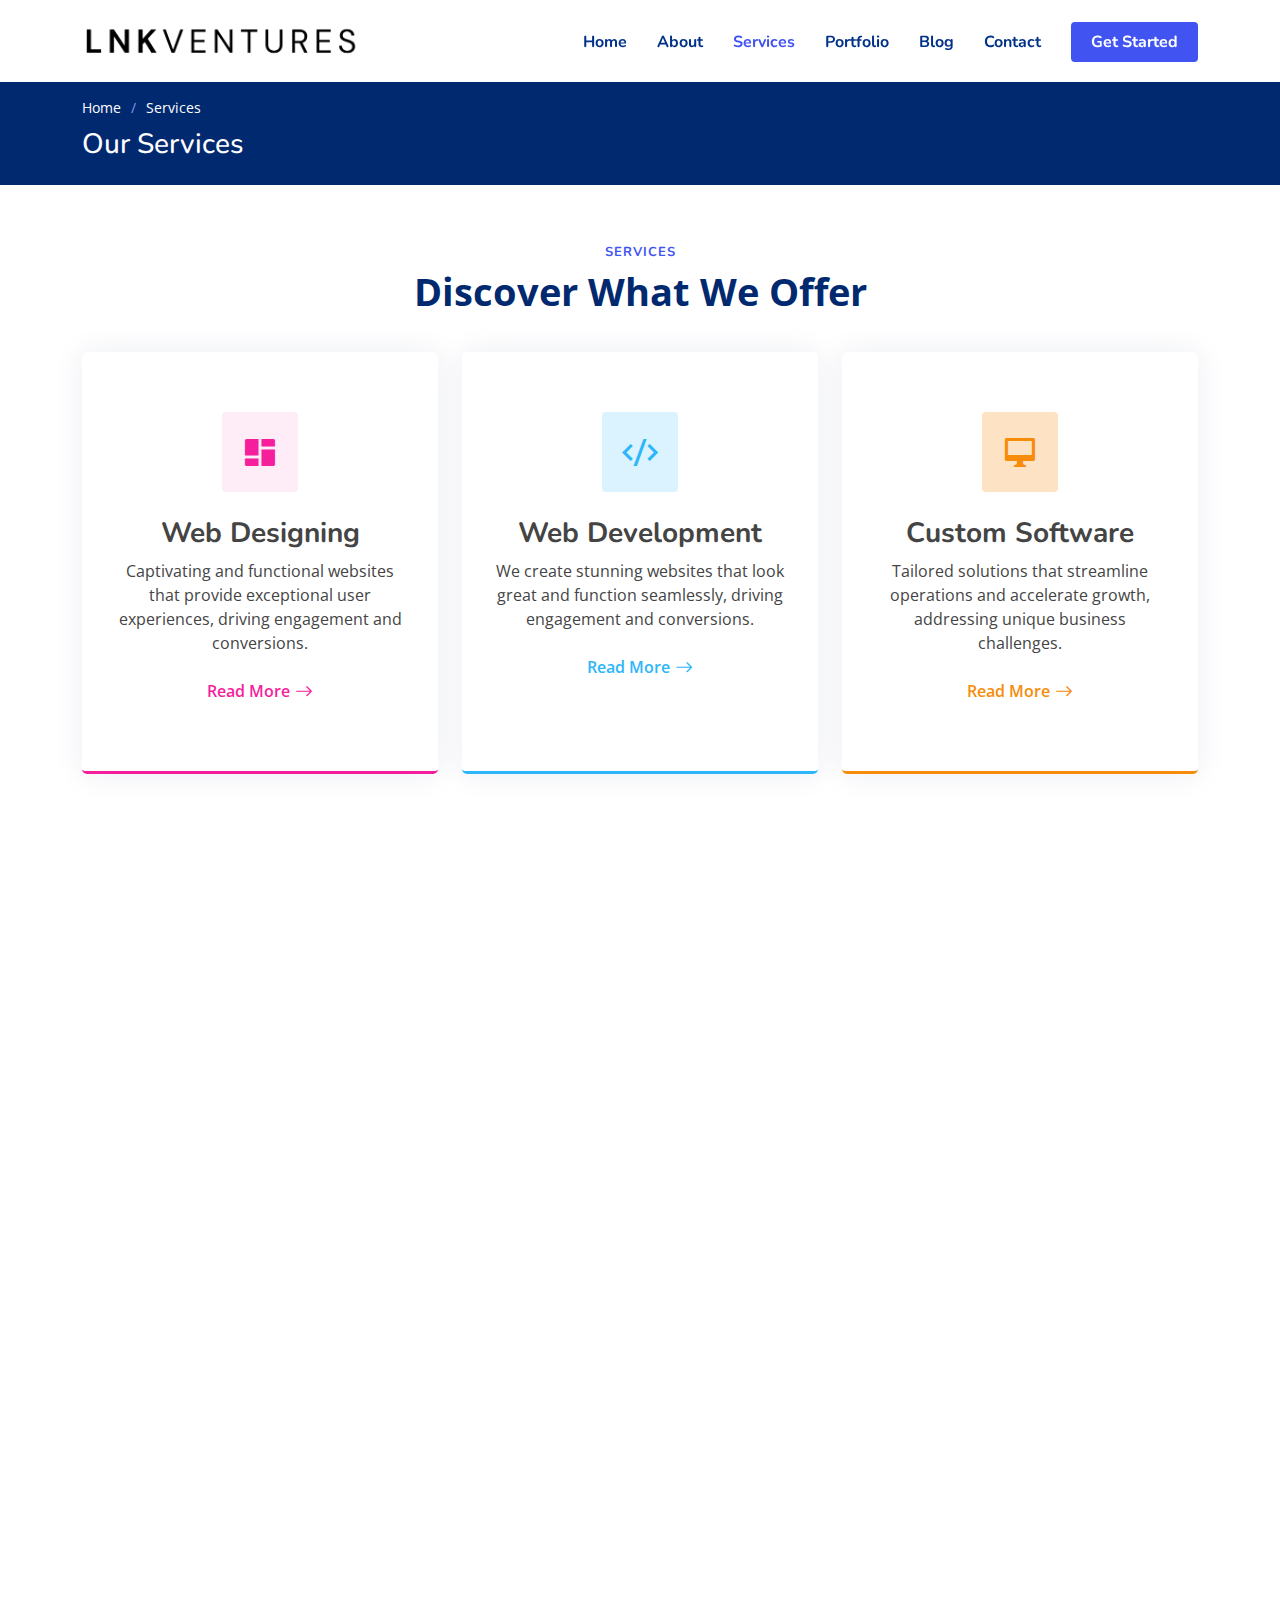
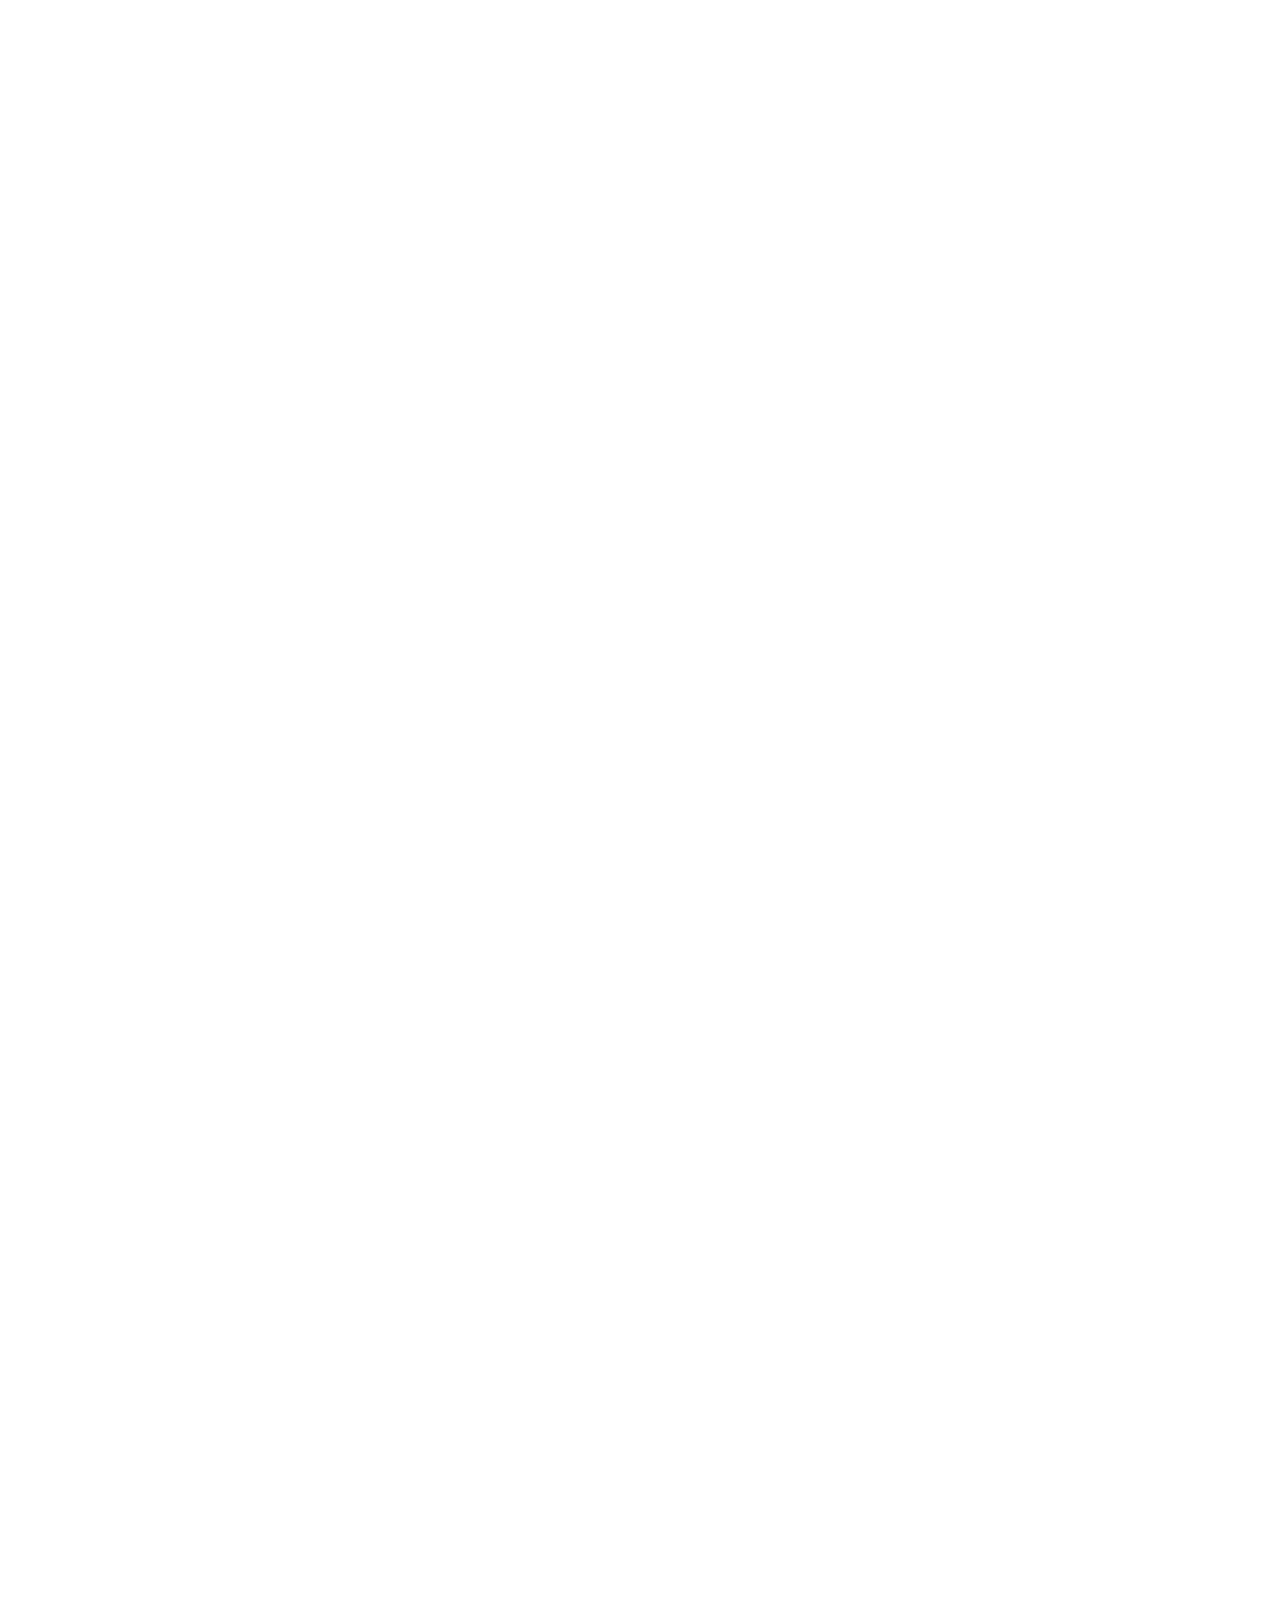
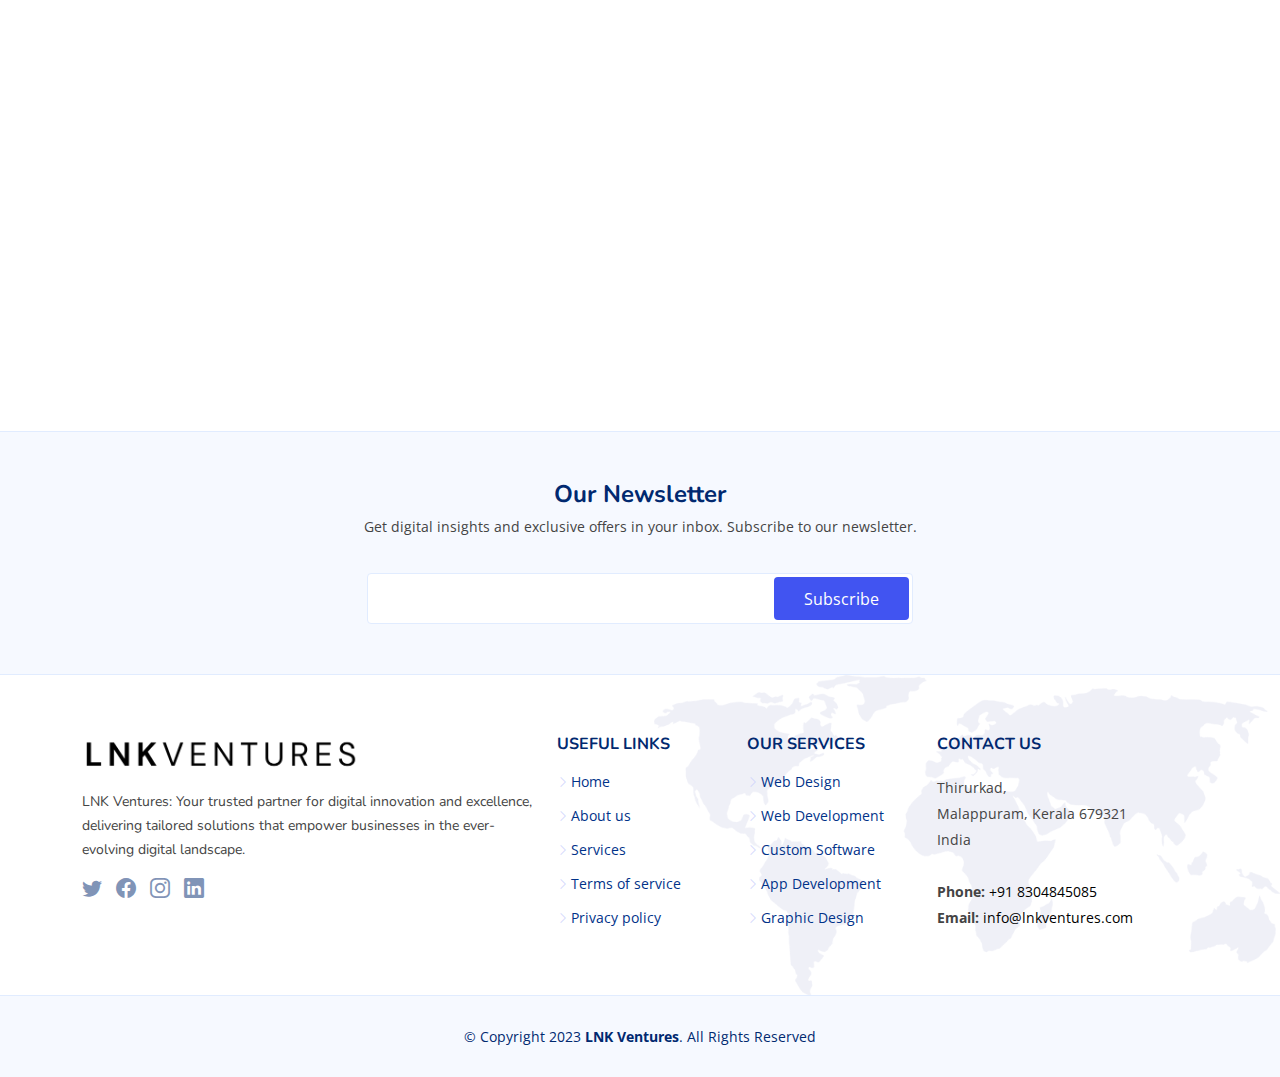
<file: service.html>
<!DOCTYPE html>
<html lang="en">

<head>
  <meta charset="utf-8">
  <meta content="width=device-width, initial-scale=1.0" name="viewport">

  <title>LNK Ventures</title>
  <meta content="" name="description">
  <meta content="" name="keywords">

  <!-- Favicons -->
  <link href="assets/img/Logo/Black minimalist joseph campbell logo-modified.png" rel="icon">
  <link href="assets/img/apple-touch-icon.png" rel="apple-touch-icon">

  <!-- Google Fonts -->
  <link href="https://fonts.googleapis.com/css?family=Open+Sans:300,300i,400,400i,600,600i,700,700i|Nunito:300,300i,400,400i,600,600i,700,700i|Poppins:300,300i,400,400i,500,500i,600,600i,700,700i" rel="stylesheet">

  <!-- Vendor CSS Files -->
  <link href="assets/vendor/aos/aos.css" rel="stylesheet">
  <link href="assets/vendor/bootstrap/css/bootstrap.min.css" rel="stylesheet">
  <link href="assets/vendor/bootstrap-icons/bootstrap-icons.css" rel="stylesheet">
  <link href="assets/vendor/glightbox/css/glightbox.min.css" rel="stylesheet">
  <link href="assets/vendor/remixicon/remixicon.css" rel="stylesheet">
  <link href="assets/vendor/swiper/swiper-bundle.min.css" rel="stylesheet">

  <!-- Template Main CSS File -->
  <link href="assets/css/style.css" rel="stylesheet">
</head>

<body>

  <!-- ======= Header ======= -->
  <header id="header" class="header fixed-top">
    <div class="container-fluid container-xl d-flex align-items-center justify-content-between">

      <a href="/" class="logo d-flex align-items-center">
        <img src="assets/img/Logo/Text-Logo-Black.png" alt="">
      </a>

      <nav id="navbar" class="navbar">
        <ul>
          <li><a class="nav-link scrollto" href="/">Home</a></li>
          <li><a class="nav-link scrollto" href="about.html">About</a></li>
          <li><a class="nav-link scrollto active" href="service.html">Services</a></li>
          <li><a class="nav-link scrollto" href="portfolio.html">Portfolio</a></li>
          <!-- <li><a class="nav-link scrollto" href="#team">Team</a></li> -->
          <li><a href="#">Blog</a></li>
          <!-- <li class="dropdown"><a href="#"><span>Drop Down</span> <i class="bi bi-chevron-down"></i></a>
            <ul>
              <li><a href="#">Drop Down 1</a></li>
              <li class="dropdown"><a href="#"><span>Deep Drop Down</span> <i class="bi bi-chevron-right"></i></a>
                <ul>
                  <li><a href="#">Deep Drop Down 1</a></li>
                  <li><a href="#">Deep Drop Down 2</a></li>
                  <li><a href="#">Deep Drop Down 3</a></li>
                  <li><a href="#">Deep Drop Down 4</a></li>
                  <li><a href="#">Deep Drop Down 5</a></li>
                </ul>
              </li>
              <li><a href="#">Drop Down 2</a></li>
              <li><a href="#">Drop Down 3</a></li>
              <li><a href="#">Drop Down 4</a></li>
            </ul>
          </li> -->

          <!-- <li class="dropdown megamenu"><a href="#"><span>Mega Menu</span> <i class="bi bi-chevron-down"></i></a>
            <ul>
              <li>
                <a href="#">Column 1 link 1</a>
                <a href="#">Column 1 link 2</a>
                <a href="#">Column 1 link 3</a>
              </li>
              <li>
                <a href="#">Column 2 link 1</a>
                <a href="#">Column 2 link 2</a>
                <a href="#">Column 3 link 3</a>
              </li>
              <li>
                <a href="#">Column 3 link 1</a>
                <a href="#">Column 3 link 2</a>
                <a href="#">Column 3 link 3</a>
              </li>
              <li>
                <a href="#">Column 4 link 1</a>
                <a href="#">Column 4 link 2</a>
                <a href="#">Column 4 link 3</a>
              </li>
            </ul>
          </li> -->

          <li><a class="nav-link scrollto" href="contact.html">Contact</a></li>
          <li><a class="getstarted scrollto" href="#about">Get Started</a></li>
        </ul>
        <i class="bi bi-list mobile-nav-toggle"></i>
      </nav><!-- .navbar -->

    </div>
  </header><!-- End Header -->

  <main id="main">

    <!-- ======= Breadcrumbs ======= -->
    <section class="breadcrumbs">
      <div class="container">

        <ol>
          <li><a href="index.html">Home</a></li>
          <li>Services</li>
        </ol>
        <h2>Our Services</h2>

      </div>
    </section><!-- End Breadcrumbs -->

    <!-- ======= Services Section ======= -->
    <section id="services" class="services">

        <div class="container" data-aos="fade-up">
  
          <header class="section-header">
            <h2>Services</h2>
            <p>Discover What We Offer</p>
          </header>
  
          <div class="row gy-4">
  
  
            <div class="col-lg-4 col-md-6" data-aos="fade-up" data-aos-delay="700">
              <div class="service-box pink">
                <i class="ri-layout-masonry-fill icon"></i>
                <h3>Web Designing</h3>
                <p>Captivating and functional websites that provide exceptional user experiences, driving engagement and conversions.</p>
                <a href="#" class="read-more"><span>Read More</span> <i class="bi bi-arrow-right"></i></a>
              </div>
            </div>
  
            <div class="col-lg-4 col-md-6" data-aos="fade-up" data-aos-delay="200">
              <div class="service-box blue">
                <i class="ri-code-s-slash-line icon"></i>
                <h3>Web Development</h3>
                <p>We create stunning websites that look great and function seamlessly, driving engagement and conversions.</p>
                <a href="#" class="read-more"><span>Read More</span> <i class="bi bi-arrow-right"></i></a>
              </div>
            </div>
  
            <div class="col-lg-4 col-md-6" data-aos="fade-up" data-aos-delay="300">
              <div class="service-box orange">
                <i class="ri-mac-line icon"></i>
                <h3>Custom Software</h3>
                <p>Tailored solutions that streamline operations and accelerate growth, addressing unique business challenges.</p>
                <a href="#" class="read-more"><span>Read More</span> <i class="bi bi-arrow-right"></i></a>
              </div>
            </div>
  
            <div class="col-lg-4 col-md-6" data-aos="fade-up" data-aos-delay="400">
              <div class="service-box green">
                <i class="ri-smartphone-line icon"></i>
                <h3>Mobile App Development</h3>
                <p>Crafting mobile apps that captivate users, ensuring exceptional and immersive experiences on every device.</p>
                <a href="#" class="read-more"><span>Read More</span> <i class="bi bi-arrow-right"></i></a>
              </div>
            </div>
  
            <div class="col-lg-4 col-md-6" data-aos="fade-up" data-aos-delay="500">
              <div class="service-box red">
                <i class="ri-seo-line icon"></i>
                <h3>SEO & Analytics</h3>
                <p>Optimize digital presence with enhanced visibility and data-driven insights for informed decisions.</p>
                <a href="#" class="read-more"><span>Read More</span> <i class="bi bi-arrow-right"></i></a>
              </div>
            </div>
  
            <div class="col-lg-4 col-md-6" data-aos="fade-up" data-aos-delay="600">
              <div class="service-box purple">
                <i class="ri-palette-line icon"></i>
                <h3>Graphic Designing</h3>
                <p>Transforming concepts into captivating visuals that tell your brand's story, leaving a lasting impression.</p>
                <a href="#" class="read-more"><span>Read More</span> <i class="bi bi-arrow-right"></i></a>
              </div>
            </div>
  
          </div>
  
        </div>
  
      
  
      <!-- ======= Features Section ======= -->
      <section id="features" class="features">
  
        <div class="container" data-aos="fade-up">
  
          <header class="section-header">
            <h2>Our Features</h2>
            <p>Explore What Sets Us Apart</p>
          </header>
  
          <div class="row">
  
            <div class="col-lg-6">
              <img src="assets/img/features.png" class="img-fluid" alt="">
            </div>
  
            <div class="col-lg-6 mt-5 mt-lg-0 d-flex">
              <div class="row align-self-center gy-4">
  
                <div class="col-md-6" data-aos="zoom-out" data-aos-delay="200">
                  <div class="feature-box d-flex align-items-center">
                    <i class="bi bi-check"></i>
                    <h3>Customized Solutions</h3>
                  </div>
                </div>
  
                <div class="col-md-6" data-aos="zoom-out" data-aos-delay="300">
                  <div class="feature-box d-flex align-items-center">
                    <i class="bi bi-check"></i>
                    <h3>Responsive Design</h3>
                  </div>
                </div>
  
                <div class="col-md-6" data-aos="zoom-out" data-aos-delay="400">
                  <div class="feature-box d-flex align-items-center">
                    <i class="bi bi-check"></i>
                    <h3>Analytics Integration</h3>
                  </div>
                </div>
  
                <div class="col-md-6" data-aos="zoom-out" data-aos-delay="500">
                  <div class="feature-box d-flex align-items-center">
                    <i class="bi bi-check"></i>
                    <h3>Cutting-Edge Technology</h3>
                  </div>
                </div>
  
                <div class="col-md-6" data-aos="zoom-out" data-aos-delay="600">
                  <div class="feature-box d-flex align-items-center">
                    <i class="bi bi-check"></i>
                    <h3>High-Quality Design</h3>
                  </div>
                </div>
  
                <div class="col-md-6" data-aos="zoom-out" data-aos-delay="700">
                  <div class="feature-box d-flex align-items-center">
                    <i class="bi bi-check"></i>
                    <h3>Social Media Integration</h3>
                  </div>
                </div>
  
              </div>
            </div>
  
          </div> <!-- / row -->
  
          <!-- Feature Tabs -->
          <div class="row feture-tabs" data-aos="fade-up">
            <div class="col-lg-6">
              <h3>Our Web Dev Blueprint</h3>
  
              <br>
  
              <!-- Tabs -->
              <ul class="nav nav-pills mb-3">
                <li>
                  <a class="nav-link active" data-bs-toggle="pill" href="#tab1">Planning</a>
                </li>
                <li>
                  <a class="nav-link" data-bs-toggle="pill" href="#tab2">Design & Dev</a>
                </li>
                <li>
                  <a class="nav-link" data-bs-toggle="pill" href="#tab3">Launch & Opt</a>
                </li>
              </ul><!-- End Tabs -->
  
              <!-- Tab Content -->
              <div class="tab-content">
  
                <div class="tab-pane fade show active" id="tab1">
                  <p>In this phase, we meticulously strategize and outline the blueprint for your digital journey, ensuring a solid foundation for success. Our expert team analyzes project goals and creates a roadmap to guide the way.</p>
                  <div class="d-flex align-items-center mb-2">
                    <i class="bi bi-check2"></i>
                    <h4>Strategic Blueprint</h4>
                  </div>
                  <p>Develop a roadmap for success by analyzing goals and creating a strategic plan.</p>
                  <div class="d-flex align-items-center mb-2">
                    <i class="bi bi-check2"></i>
                    <h4>Goal Alignment</h4>
                  </div>
                  <p>Ensure your project objectives are aligned with your vision and business needs.</p>
                </div><!-- End Tab 1 Content -->
  
                <div class="tab-pane fade show" id="tab2">
                  <p>Here, we bring your ideas to life by crafting visually appealing layouts and meticulously developing and testing your website. Our goal is to create seamless digital experiences that captivate your audience.</p>
                  <div class="d-flex align-items-center mb-2">
                    <i class="bi bi-check2"></i>
                    <h4>Creative Visualization</h4>
                  </div>
                  <p>Transform concepts into engaging digital experiences with visually appealing designs.</p>
                  <div class="d-flex align-items-center mb-2">
                    <i class="bi bi-check2"></i>
                    <h4>Meticulous Execution</h4>
                  </div>
                  <p>Develop and test your website rigorously to ensure seamless functionality and user experience.</p>
                </div><!-- End Tab 2 Content -->
  
                <div class="tab-pane fade show" id="tab3">
                  <p>In the final phase, we prepare for a successful launch with thorough checks, content migration, and server setup. Post-launch, we continuously optimize and enhance your online presence through monitoring, feedback, and improvements.</p>
                  <div class="d-flex align-items-center mb-2">
                    <i class="bi bi-check2"></i>
                    <h4>Flawless Launch</h4>
                  </div>
                  <p>Prepare for a successful launch by conducting final checks, content migration, and server setup.</p>
                  <div class="d-flex align-items-center mb-2">
                    <i class="bi bi-check2"></i>
                    <h4>Continuous Enhancement</h4>
                  </div>
                  <p>Post-launch, optimize your online presence by monitoring, gathering user feedback, and making improvements.</p>
                </div><!-- End Tab 3 Content -->
  
              </div>
  
            </div>
  
            <div class="col-lg-6">
              <img src="assets/img/features-2.png" class="img-fluid" alt="">
            </div>
  
          </div><!-- End Feature Tabs -->
  
          <!-- Feature Icons -->
          <div class="row feature-icons" data-aos="fade-up">
            <h3>Post-Launch Services and Support</h3>
  
            <div class="row">
  
              <div class="col-xl-4 text-center" data-aos="fade-right" data-aos-delay="100">
                <img src="assets/img/features-3.png" class="img-fluid p-4" alt="">
              </div>
  
              <div class="col-xl-8 d-flex content">
                <div class="row align-self-center gy-4">
  
                  <div class="col-md-6 icon-box" data-aos="fade-up">
                    <i class="ri-line-chart-line"></i>
                    <div>
                      <h4>Performance Optimization</h4>
                      <p>Continuously improve website speed, security, and user experience</p>
                    </div>
                  </div>
  
                  <div class="col-md-6 icon-box" data-aos="fade-up" data-aos-delay="100">
                    <i class="ri-stack-line"></i>
                    <div>
                      <h4>Ongoing Maintenance</h4>
                      <p>Ensure your website runs smoothly with regular updates and maintenance</p>
                    </div>
                  </div>
  
                  <div class="col-md-6 icon-box" data-aos="fade-up" data-aos-delay="200">
                    <i class="bi bi-headset"></i>
                    <div>
                      <h4>Technical Support</h4>
                      <p>Get prompt assistance and troubleshooting whenever you need it.</p>
                    </div>
                  </div>
  
                  <div class="col-md-6 icon-box" data-aos="fade-up" data-aos-delay="300">
                    <i class="ri-magic-line"></i>
                    <div>
                      <h4>Security Enhancements</h4>
                      <p>Protect your website from potential threats and vulnerabilities.</p>
                    </div>
                  </div>
  
                  <div class="col-md-6 icon-box" data-aos="fade-up" data-aos-delay="400">
                    <i class="ri-command-line"></i>
                    <div>
                      <h4>Content Updates</h4>
                      <p>Keep your website's content fresh and relevant to engage your audience.</p>
                    </div>
                  </div>
  
                  <div class="col-md-6 icon-box" data-aos="fade-up" data-aos-delay="500">
                    <i class="ri-radar-line"></i>
                    <div>
                      <h4>Scalability</h4>
                      <p>Plan for future growth and expansion of your online presence.</p>
                    </div>
                  </div>
  
                </div>
              </div>
  
            </div>
  
          </div><!-- End Feature Icons -->
  
        </div>
  
      </section><!-- End Features Section -->
  
    </section><!-- End Services Section -->

  </main><!-- End #main -->

  <!-- ======= Contact Section ======= -->
  <section id="contact" class="contact">

    <div class="container" data-aos="fade-up">

      <header class="section-header">
        <h2>Contact</h2>
        <p>Contact Us</p>
      </header>

      <div class="row gy-4">

        <div class="col-lg-6">

          <div class="row gy-4">
            <div class="col-md-6">
              <div class="info-box">
                <i class="bi bi-geo-alt"></i>
                <h3>Address</h3>
                <p>Thirurkad, Malappuram<br>Kerala, India 679321</p>
              </div>
            </div>
            <div class="col-md-6">
              <div class="info-box">
                <i class="bi bi-telephone"></i>
                <h3>Call Us</h3>
                <p>+91 8304845085<br><!-- +1 6678 254445 41 --> <br> </p>
              </div>
            </div>
            <div class="col-md-6">
              <div class="info-box">
                <i class="bi bi-envelope"></i>
                <h3>Email Us</h3>
                <p>info@lnkventures.com<br>ceo@example.com</p>
              </div>
            </div>
            <div class="col-md-6">
              <div class="info-box">
                <i class="bi bi-clock"></i>
                <h3>Open Hours</h3>
                <p>Monday - Friday<br>9:00AM - 05:00PM</p>
              </div>
            </div>
          </div>

        </div>

        <div class="col-lg-6">
          <form action="" method="post" class="php-email-form">
            <div class="row gy-4">

              <div class="col-md-6">
                <input type="text" name="name" class="form-control" placeholder="Your Name" required>
              </div>

              <div class="col-md-6 ">
                <input type="email" class="form-control" name="email" placeholder="Your Email" required>
              </div>

              <div class="col-md-12">
                <input type="text" class="form-control" name="subjects" placeholder="Subject" required>
              </div>

              <div class="col-md-12">
                <textarea class="form-control" name="message" rows="6" placeholder="Message" required></textarea>
              </div>

              <div class="col-md-12 text-center">
                <div class="loading">Loading</div>
                <div class="error-message"></div>
                <div class="sent-message">Your message has been sent. Thank you!</div>

                <button type="submit">Send Message</button>
              </div>

            </div>
          </form>

        </div>

      </div>

    </div>

  </section><!-- End Contact Section -->

</main><!-- End #main -->

<!-- ======= Footer ======= -->
<footer id="footer" class="footer">

  <div class="footer-newsletter">
    <div class="container">
      <div class="row justify-content-center">
        <div class="col-lg-12 text-center">
          <h4>Our Newsletter</h4>
          <p>Get digital insights and exclusive offers in your inbox. Subscribe to our newsletter.</p>
        </div>
        <div class="col-lg-6">
          <form action="" method="post">
            <input type="email" name="email"><input type="submit" value="Subscribe">
          </form>
        </div>
      </div>
    </div>
  </div>

  <div class="footer-top">
    <div class="container">
      <div class="row gy-4">
        <div class="col-lg-5 col-md-12 footer-info">
          <a href="/" class="logo d-flex align-items-center">
            <img src="assets/img/Logo/Text-Logo-Black.png" alt="">
            <!-- <span>FlexStart</span> -->
          </a>
          <p>LNK Ventures: Your trusted partner for digital innovation and excellence, delivering tailored solutions that empower businesses in the ever-evolving digital landscape.</p>
          <div class="social-links mt-3">
            <a href="#" class="twitter"><i class="bi bi-twitter"></i></a>
            <a href="#" class="facebook"><i class="bi bi-facebook"></i></a>
            <a href="https://instagram.com/lnkventures" class="instagram"><i class="bi bi-instagram"></i></a>
            <a href="#" class="linkedin"><i class="bi bi-linkedin"></i></a>
          </div>
        </div>

        <div class="col-lg-2 col-6 footer-links">
          <h4>Useful Links</h4>
          <ul>
            <li><i class="bi bi-chevron-right"></i> <a href="#">Home</a></li>
            <li><i class="bi bi-chevron-right"></i> <a href="#">About us</a></li>
            <li><i class="bi bi-chevron-right"></i> <a href="#">Services</a></li>
            <li><i class="bi bi-chevron-right"></i> <a href="#">Terms of service</a></li>
            <li><i class="bi bi-chevron-right"></i> <a href="#">Privacy policy</a></li>
          </ul>
        </div>

        <div class="col-lg-2 col-6 footer-links">
          <h4>Our Services</h4>
          <ul>
            <li><i class="bi bi-chevron-right"></i> <a href="#">Web Design</a></li>
            <li><i class="bi bi-chevron-right"></i> <a href="#">Web Development</a></li>
            <li><i class="bi bi-chevron-right"></i> <a href="#">Custom Software</a></li>
            <li><i class="bi bi-chevron-right"></i> <a href="#">App Development</a></li>
            <li><i class="bi bi-chevron-right"></i> <a href="#">Graphic Design</a></li>
          </ul>
        </div>

        <div class="col-lg-3 col-md-12 footer-contact text-center text-md-start">
          <h4>Contact Us</h4>
          <p>
            Thirurkad,<br>
            Malappuram, Kerala 679321<br>
            India <br><br>
            <strong>Phone:</strong> <a href="tel:+918304845085">+91 8304845085</a><br>
            <strong>Email:</strong><a href="mailto:info@lnkventures"> info@lnkventures.com</a><br>
          </p>

        </div>

      </div>
    </div>
  </div>

  <div class="container">
    <div class="copyright">
      &copy; Copyright 2023 <strong><span><a href="/">LNK Ventures</a></span></strong>. All Rights Reserved
    </div>
    
  </div>
</footer><!-- End Footer -->

<a href="#" class="back-to-top d-flex align-items-center justify-content-center"><i class="bi bi-arrow-up-short"></i></a>

<!-- Vendor JS Files -->
<script src="assets/vendor/purecounter/purecounter_vanilla.js"></script>
<script src="assets/vendor/aos/aos.js"></script>
<script src="assets/vendor/bootstrap/js/bootstrap.bundle.min.js"></script>
<script src="assets/vendor/glightbox/js/glightbox.min.js"></script>
<script src="assets/vendor/isotope-layout/isotope.pkgd.min.js"></script>
<script src="assets/vendor/swiper/swiper-bundle.min.js"></script>
<script src="assets/vendor/php-email-form/validate.js"></script>

<!-- Template Main JS File -->
<script src="assets/js/main.js"></script>

</body>

</html>
</file>
<file: assets/css/style.css>
/**
* Template Name: FlexStart
* Updated: Sep 18 2023 with Bootstrap v5.3.2
* Template URL: https://bootstrapmade.com/flexstart-bootstrap-startup-template/
* Author: BootstrapMade.com
* License: https://bootstrapmade.com/license/
*/

/*--------------------------------------------------------------
# General
--------------------------------------------------------------*/
:root {
  scroll-behavior: smooth;
}

body {
  font-family: "Open Sans", sans-serif;
  color: #444444;
}

a {
  color: #4154f1;
  text-decoration: none;
}

a:hover {
  color: #717ff5;
  text-decoration: none;
}

h1,
h2,
h3,
h4,
h5,
h6 {
  font-family: "Nunito", sans-serif;
}

/*--------------------------------------------------------------
# Sections
--------------------------------------------------------------*/
section {
  padding: 60px 0;
  overflow: hidden;
}

.section-header {
  text-align: center;
  padding-bottom: 40px;
}

.section-header h2 {
  font-size: 13px;
  letter-spacing: 1px;
  font-weight: 700;
  margin: 0;
  color: #4154f1;
  text-transform: uppercase;
}

.section-header p {
  margin: 10px 0 0 0;
  padding: 0;
  font-size: 38px;
  line-height: 42px;
  font-weight: 700;
  color: #012970;
}

@media (max-width: 768px) {
  .section-header p {
    font-size: 28px;
    line-height: 32px;
  }
}

/*--------------------------------------------------------------
# Breadcrumbs
--------------------------------------------------------------*/
.breadcrumbs {
  padding: 15px 0;
  background: #012970;
  min-height: 40px;
  margin-top: 82px;
  color: #fff;
}

@media (max-width: 992px) {
  .breadcrumbs {
    margin-top: 57px;
  }
}

.breadcrumbs h2 {
  font-size: 28px;
  font-weight: 500;
}

.breadcrumbs ol {
  display: flex;
  flex-wrap: wrap;
  list-style: none;
  padding: 0 0 10px 0;
  margin: 0;
  font-size: 14px;
}

.breadcrumbs ol a {
  color: #fff;
  transition: 0.3s;
}

.breadcrumbs ol a:hover {
  text-decoration: underline;
}

.breadcrumbs ol li+li {
  padding-left: 10px;
}

.breadcrumbs ol li+li::before {
  display: inline-block;
  padding-right: 10px;
  color: #8894f6;
  content: "/";
}

/*--------------------------------------------------------------
# Back to top button
--------------------------------------------------------------*/
.back-to-top {
  position: fixed;
  visibility: hidden;
  opacity: 0;
  right: 15px;
  bottom: 15px;
  z-index: 99999;
  background: #4154f1;
  width: 40px;
  height: 40px;
  border-radius: 4px;
  transition: all 0.4s;
}

.back-to-top i {
  font-size: 24px;
  color: #fff;
  line-height: 0;
}

.back-to-top:hover {
  background: #6776f4;
  color: #fff;
}

.back-to-top.active {
  visibility: visible;
  opacity: 1;
}

/*--------------------------------------------------------------
# Disable aos animation delay on mobile devices
--------------------------------------------------------------*/
@media screen and (max-width: 768px) {
  [data-aos-delay] {
    transition-delay: 0 !important;
  }
}

/*--------------------------------------------------------------
# Header
--------------------------------------------------------------*/
.header {
  transition: all 0.5s;
  z-index: 997;
  padding: 20px 0;
}

.header.header-scrolled {
  background: #fff;
  padding: 15px 0;
  box-shadow: 0px 2px 20px rgba(1, 41, 112, 0.1);
}

.header .logo {
  line-height: 0;
}

.header .logo img {
  max-height: 40px;
  margin-right: 6px;
}

.header .logo span {
  font-size: 30px;
  font-weight: 700;
  letter-spacing: 1px;
  color: #012970;
  font-family: "Nunito", sans-serif;
  margin-top: 3px;
}

/*--------------------------------------------------------------
# Navigation Menu
--------------------------------------------------------------*/
/**
* Desktop Navigation 
*/
.navbar {
  padding: 0;
}

.navbar ul {
  margin: 0;
  padding: 0;
  display: flex;
  list-style: none;
  align-items: center;
}

.navbar li {
  position: relative;
}

.navbar a,
.navbar a:focus {
  display: flex;
  align-items: center;
  justify-content: space-between;
  padding: 10px 0 10px 30px;
  font-family: "Nunito", sans-serif;
  font-size: 16px;
  font-weight: 700;
  color: #013289;
  white-space: nowrap;
  transition: 0.3s;
}

.navbar a i,
.navbar a:focus i {
  font-size: 12px;
  line-height: 0;
  margin-left: 5px;
}

.navbar a:hover,
.navbar .active,
.navbar .active:focus,
.navbar li:hover>a {
  color: #4154f1;
}

.navbar .getstarted,
.navbar .getstarted:focus {
  background: #4154f1;
  padding: 8px 20px;
  margin-left: 30px;
  border-radius: 4px;
  color: #fff;
}

.navbar .getstarted:hover,
.navbar .getstarted:focus:hover {
  color: #fff;
  background: #5969f3;
}

.navbar .dropdown ul {
  display: block;
  position: absolute;
  left: 14px;
  top: calc(100% + 30px);
  margin: 0;
  padding: 10px 0;
  z-index: 99;
  opacity: 0;
  visibility: hidden;
  background: #fff;
  box-shadow: 0px 0px 30px rgba(127, 137, 161, 0.25);
  transition: 0.3s;
  border-radius: 4px;
}

.navbar .dropdown ul li {
  min-width: 200px;
}

.navbar .dropdown ul a {
  padding: 10px 20px;
  font-size: 15px;
  text-transform: none;
  font-weight: 600;
}

.navbar .dropdown ul a i {
  font-size: 12px;
}

.navbar .dropdown ul a:hover,
.navbar .dropdown ul .active:hover,
.navbar .dropdown ul li:hover>a {
  color: #4154f1;
}

.navbar .dropdown:hover>ul {
  opacity: 1;
  top: 100%;
  visibility: visible;
}

.navbar .megamenu {
  position: static;
}

.navbar .megamenu ul {
  margin-top: 5px;
  right: 0;
  padding: 10px;
  display: flex;
}

.navbar .megamenu ul li {
  flex: 1;
}

.navbar .megamenu ul li a,
.navbar .megamenu ul li:hover>a {
  color: #013289;
}

.navbar .megamenu ul li a:hover,
.navbar .megamenu ul li .active,
.navbar .megamenu ul li .active:hover {
  color: #4154f1;
}

.navbar .dropdown .dropdown ul {
  top: 0;
  left: calc(100% - 30px);
  visibility: hidden;
}

.navbar .dropdown .dropdown:hover>ul {
  opacity: 1;
  top: 0;
  left: 100%;
  visibility: visible;
}

@media (max-width: 1366px) {
  .navbar .dropdown .dropdown ul {
    left: -90%;
  }

  .navbar .dropdown .dropdown:hover>ul {
    left: -100%;
  }
}

/**
* Mobile Navigation 
*/
.mobile-nav-toggle {
  color: #012970;
  font-size: 28px;
  cursor: pointer;
  display: none;
  line-height: 0;
  transition: 0.5s;
}

.mobile-nav-toggle.bi-x {
  color: #fff;
}

@media (max-width: 1200px) {
  .mobile-nav-toggle {
    display: block;
  }

  .navbar ul {
    display: none;
  }
}

.navbar-mobile {
  position: fixed;
  overflow: hidden;
  top: 0;
  right: 0;
  left: 0;
  bottom: 0;
  background: rgba(1, 22, 61, 0.9);
  transition: 0.3s;
}

.navbar-mobile .mobile-nav-toggle {
  position: absolute;
  top: 15px;
  right: 15px;
}

.navbar-mobile ul {
  display: block;
  position: absolute;
  top: 55px;
  right: 15px;
  bottom: 15px;
  left: 15px;
  padding: 10px 0;
  border-radius: 10px;
  background-color: #fff;
  overflow-y: auto;
  transition: 0.3s;
}

.navbar-mobile a,
.navbar-mobile a:focus {
  padding: 10px 20px;
  font-size: 15px;
  color: #012970;
}

.navbar-mobile a:hover,
.navbar-mobile .active,
.navbar-mobile li:hover>a {
  color: white;
}

.navbar-mobile .getstarted,
.navbar-mobile .getstarted:focus {
  margin: 15px;
}

.navbar-mobile .dropdown ul {
  position: static;
  display: none;
  margin: 10px 20px;
  padding: 10px 0;
  z-index: 99;
  opacity: 1;
  visibility: visible;
  background: #fff;
  box-shadow: 0px 0px 30px rgba(127, 137, 161, 0.25);
}

.navbar-mobile .dropdown ul li {
  min-width: 200px;
}

.navbar-mobile .dropdown ul a {
  padding: 10px 20px;
}

.navbar-mobile .dropdown ul a i {
  font-size: 12px;
}

.navbar-mobile .dropdown ul a:hover,
.navbar-mobile .dropdown ul .active:hover,
.navbar-mobile .dropdown ul li:hover>a {
  color: #4154f1;
}

.navbar-mobile .dropdown>.dropdown-active {
  display: block;
}

/*--------------------------------------------------------------
# Hero Section
--------------------------------------------------------------*/
.hero {
  width: 100%;
  height: 100vh;
  background:linear-gradient(rgba(255, 255, 255, 0.75),rgba(255, 255, 255, 0.75)), url(../img/bg-landascape.jpg) top center no-repeat;
  background-size: cover;
}

.hero h1 {
  margin: 0;
  font-size: 48px;
  font-weight: 700;
  color: #012970;
}

.hero h2 {
  color: #444444;
  margin: 15px 0 0 0;
  font-size: 26px;
}

.hero .btn-get-started {
  margin-top: 30px;
  line-height: 0;
  padding: 15px 40px;
  border-radius: 4px;
  transition: 0.5s;
  color: #fff;
  background: #4154f1;
  box-shadow: 0px 5px 30px rgba(65, 84, 241, 0.4);
}

.hero .btn-get-started span {
  font-family: "Nunito", sans-serif;
  font-weight: 600;
  font-size: 16px;
  letter-spacing: 1px;
}

.hero .btn-get-started i {
  margin-left: 5px;
  font-size: 18px;
  transition: 0.3s;
}

.hero .btn-get-started:hover i {
  transform: translateX(5px);
}

.hero .hero-img {
  text-align: right;
}

@media (min-width: 1024px) {
  .hero {
    background-attachment: fixed;
  }
}

@media (max-width: 991px) {
  .hero {
    height: 100vh;
    padding: 120px 0 60px 0;
  }

  .hero .hero-img {
    text-align: center;
    margin-top: 80px;
  }

  .hero .hero-img img {
    width: 80%;
  }
}

@media (max-width: 768px) {
  .hero {
    text-align: center;
  }

  .hero h1 {
    font-size: 32px;
  }

  .hero h2 {
    font-size: 24px;
  }

  .hero .hero-img img {
    width: 100%;
  }
}

/*--------------------------------------------------------------
# Index Page
--------------------------------------------------------------*/
/*--------------------------------------------------------------
# About
--------------------------------------------------------------*/
.about .content {
  background-color: #f6f9ff;
  padding: 40px;
}

.about h3 {
  font-size: 14px;
  font-weight: 700;
  color: #4154f1;
  text-transform: uppercase;
}

.about h2 {
  font-size: 24px;
  font-weight: 700;
  color: #012970;
}

.about p {
  margin: 15px 0 30px 0;
  line-height: 24px;
}
.about2 .content {
  background-color: #ffffff;
  padding: 40px;
}

.about2 h3 {
  font-size: 14px;
  font-weight: 700;
  color: #4154f1;
  text-transform: uppercase;
}

.about2 h2 {
  font-size: 24px;
  font-weight: 700;
  color: #012970;
}

.about2 p {
  margin: 15px 0 30px 0;
  line-height: 24px;
}

.about .btn-read-more {
  line-height: 0;
  padding: 15px 40px;
  border-radius: 4px;
  transition: 0.5s;
  color: #fff;
  background: #4154f1;
  box-shadow: 0px 5px 25px rgba(65, 84, 241, 0.3);
}

.about .btn-read-more span {
  font-family: "Nunito", sans-serif;
  font-weight: 600;
  font-size: 16px;
  letter-spacing: 1px;
}

.about .btn-read-more i {
  margin-left: 5px;
  font-size: 18px;
  transition: 0.3s;
}

.about .btn-read-more:hover i {
  transform: translateX(5px);
}
.about2 .btn-read-more {
  line-height: 0;
  padding: 15px 40px;
  border-radius: 4px;
  transition: 0.5s;
  color: #fff;
  background: #4154f1;
  box-shadow: 0px 5px 25px rgba(65, 84, 241, 0.3);
}

.about2 .btn-read-more span {
  font-family: "Nunito", sans-serif;
  font-weight: 600;
  font-size: 16px;
  letter-spacing: 1px;
}

.about2 .btn-read-more i {
  margin-left: 5px;
  font-size: 18px;
  transition: 0.3s;
}

.about2 .btn-read-more:hover i {
  transform: translateX(5px);
}

/*--------------------------------------------------------------
# Values
--------------------------------------------------------------*/
.values .box {
  padding: 30px;
  box-shadow: 0px 0 5px rgba(1, 41, 112, 0.08);
  text-align: center;
  transition: 0.3s;
  height: 100%;
}

.values .box img {
  padding: 30px 50px;
  transition: 0.5s;
  transform: scale(1.1);
}

.values .box h3 {
  font-size: 24px;
  color: #012970;
  font-weight: 700;
  margin-bottom: 18px;
}

.values .box:hover {
  box-shadow: 0px 0 30px rgba(1, 41, 112, 0.08);
}

.values .box:hover img {
  transform: scale(1);
}

/*--------------------------------------------------------------
# Counts
--------------------------------------------------------------*/
.counts {
  padding: 70px 0 60px;
}

.counts .count-box {
  display: flex;
  align-items: center;
  padding: 30px;
  width: 100%;
  background: #fff;
  box-shadow: 0px 0 30px rgba(1, 41, 112, 0.08);
}

.counts .count-box i {
  font-size: 42px;
  line-height: 0;
  margin-right: 20px;
  color: #4154f1;
}

.counts .count-box span {
  font-size: 36px;
  display: block;
  font-weight: 600;
  color: #0b198f;
}

.counts .count-box p {
  padding: 0;
  margin: 0;
  font-family: "Nunito", sans-serif;
  font-size: 14px;
}

/*--------------------------------------------------------------
# Features
--------------------------------------------------------------*/
.features .feature-box {
  padding: 24px 20px;
  box-shadow: 0px 0 30px rgba(1, 41, 112, 0.08);
  transition: 0.3s;
  height: 100%;
}

.features .feature-box h3 {
  font-size: 18px;
  color: #012970;
  font-weight: 700;
  margin: 0;
}

.features .feature-box i {
  line-height: 0;
  background: #ecf3ff;
  padding: 4px;
  margin-right: 10px;
  font-size: 24px;
  border-radius: 3px;
  transition: 0.3s;
}

.features .feature-box:hover i {
  background: #4154f1;
  color: #fff;
}

.features .feture-tabs {
  margin-top: 120px;
}

.features .feture-tabs h3 {
  color: #012970;
  font-weight: 700;
  font-size: 32px;
  margin-bottom: 10px;
}

@media (max-width: 768px) {
  .features .feture-tabs h3 {
    font-size: 28px;
  }
}

.features .feture-tabs .nav-pills {
  border-bottom: 1px solid #eee;
}

.features .feture-tabs .nav-link {
  background: none;
  text-transform: uppercase;
  font-size: 15px;
  font-weight: 600;
  color: #012970;
  padding: 12px 0;
  margin-right: 25px;
  margin-bottom: -2px;
  border-radius: 0;
}

.features .feture-tabs .nav-link.active {
  color: #4154f1;
  border-bottom: 3px solid #4154f1;
}

.features .feture-tabs .tab-content h4 {
  font-size: 18px;
  margin: 0;
  font-weight: 700;
  color: #012970;
}

.features .feture-tabs .tab-content i {
  font-size: 24px;
  line-height: 0;
  margin-right: 8px;
  color: #4154f1;
}

.features .feature-icons {
  margin-top: 120px;
}

.features .feature-icons h3 {
  color: #012970;
  font-weight: 700;
  font-size: 32px;
  margin-bottom: 20px;
  text-align: center;
}

@media (max-width: 768px) {
  .features .feature-icons h3 {
    font-size: 28px;
  }
}

.features .feature-icons .content .icon-box {
  display: flex;
}

.features .feature-icons .content .icon-box h4 {
  font-size: 20px;
  font-weight: 700;
  margin: 0 0 10px 0;
  color: #012970;
}

.features .feature-icons .content .icon-box i {
  font-size: 44px;
  line-height: 44px;
  color: #0245bc;
  margin-right: 15px;
}

.features .feature-icons .content .icon-box p {
  font-size: 15px;
  color: #848484;
}

/*--------------------------------------------------------------
# Services
--------------------------------------------------------------*/
.services .service-box {
  box-shadow: 0px 0 30px rgba(1, 41, 112, 0.08);
  height: 100%;
  padding: 60px 30px;
  text-align: center;
  transition: 0.3s;
  border-radius: 5px;
}

.services .service-box .icon {
  font-size: 36px;
  padding: 40px 20px;
  border-radius: 4px;
  position: relative;
  margin-bottom: 25px;
  display: inline-block;
  line-height: 0;
  transition: 0.3s;
}

.services .service-box h3 {
  color: #444444;
  font-weight: 700;
}

.services .service-box .read-more {
  display: inline-flex;
  align-items: center;
  justify-content: center;
  font-weight: 600;
  font-size: 16px;
  padding: 8px 20px;
}

.services .service-box .read-more i {
  line-height: 0;
  margin-left: 5px;
  font-size: 18px;
}

.services .service-box.blue {
  border-bottom: 3px solid #2db6fa;
}

.services .service-box.blue .icon {
  color: #2db6fa;
  background: #dbf3fe;
}

.services .service-box.blue .read-more {
  color: #2db6fa;
}

.services .service-box.blue:hover {
  background: #2db6fa;
}

.services .service-box.orange {
  border-bottom: 3px solid #f68c09;
}

.services .service-box.orange .icon {
  color: #f68c09;
  background: #fde3c4;
}

.services .service-box.orange .read-more {
  color: #f68c09;
}

.services .service-box.orange:hover {
  background: #f68c09;
}

.services .service-box.green {
  border-bottom: 3px solid #08da4e;
}

.services .service-box.green .icon {
  color: #08da4e;
  background: #cffddf;
}

.services .service-box.green .read-more {
  color: #08da4e;
}

.services .service-box.green:hover {
  background: #08da4e;
}

.services .service-box.red {
  border-bottom: 3px solid #e9222c;
}

.services .service-box.red .icon {
  color: #e9222c;
  background: #fef7f8;
}

.services .service-box.red .read-more {
  color: #e9222c;
}

.services .service-box.red:hover {
  background: #e9222c;
}

.services .service-box.purple {
  border-bottom: 3px solid #b50edf;
}

.services .service-box.purple .icon {
  color: #b50edf;
  background: #f8e4fd;
}

.services .service-box.purple .read-more {
  color: #b50edf;
}

.services .service-box.purple:hover {
  background: #b50edf;
}

.services .service-box.pink {
  border-bottom: 3px solid #f51f9c;
}

.services .service-box.pink .icon {
  color: #f51f9c;
  background: #feecf7;
}

.services .service-box.pink .read-more {
  color: #f51f9c;
}

.services .service-box.pink:hover {
  background: #f51f9c;
}

.services .service-box:hover h3,
.services .service-box:hover p,
.services .service-box:hover .read-more {
  color: #fff;
}

.services .service-box:hover .icon {
  background: #fff;
}

/*--------------------------------------------------------------
# Pricing
--------------------------------------------------------------*/
.pricing .box {
  padding: 40px 20px;
  background: #fff;
  text-align: center;
  box-shadow: 0px 0 30px rgba(1, 41, 112, 0.08);
  border-radius: 4px;
  position: relative;
  overflow: hidden;
  transition: 0.3s;
}

.pricing .box:hover {
  transform: scale(1.1);
  box-shadow: 0px 0 30px rgba(1, 41, 112, 0.1);
}

.pricing h3 {
  font-weight: 700;
  font-size: 18px;
  margin-bottom: 15px;
}

.pricing .price {
  font-size: 36px;
  color: #444444;
  font-weight: 600;
  font-family: "Poppins", sans-serif;
}

.pricing .price sup {
  font-size: 20px;
  top: -15px;
  left: -3px;
}

.pricing .price span {
  color: #bababa;
  font-size: 16px;
  font-weight: 300;
}

.pricing img {
  padding: 30px 40px;
}

.pricing ul {
  padding: 0;
  list-style: none;
  color: #444444;
  text-align: center;
  line-height: 26px;
  font-size: 16px;
  margin-bottom: 25px;
}

.pricing ul li {
  padding-bottom: 10px;
}

.pricing ul .na {
  color: #ccc;
  text-decoration: line-through;
}

.pricing .btn-buy {
  display: inline-block;
  padding: 8px 40px 10px 40px;
  border-radius: 50px;
  color: #4154f1;
  transition: none;
  font-size: 16px;
  font-weight: 400;
  font-family: "Nunito", sans-serif;
  font-weight: 600;
  transition: 0.3s;
  border: 1px solid #4154f1;
}

.pricing .btn-buy:hover {
  background: #4154f1;
  color: #fff;
}

.pricing .featured {
  width: 200px;
  position: absolute;
  top: 18px;
  right: -68px;
  transform: rotate(45deg);
  z-index: 1;
  font-size: 14px;
  padding: 1px 0 3px 0;
  background: #4154f1;
  color: #fff;
}

/*--------------------------------------------------------------
# F.A.Q
--------------------------------------------------------------*/
.faq .accordion-collapse {
  border: 0;
}

.faq .accordion-button {
  padding: 15px 15px 20px 0;
  font-weight: 600;
  border: 0;
  font-size: 18px;
  color: #444444;
  text-align: left;
}

.faq .accordion-button:focus {
  box-shadow: none;
}

.faq .accordion-button:not(.collapsed) {
  background: none;
  color: #4154f1;
  border-bottom: 0;
}

.faq .accordion-body {
  padding: 0 0 25px 0;
  border: 0;
}

/*--------------------------------------------------------------
# Portfolio
--------------------------------------------------------------*/
.portfolio #portfolio-flters {
  padding: 0;
  margin: 0 auto 25px auto;
  list-style: none;
  text-align: center;
  background: white;
  border-radius: 50px;
  padding: 2px 15px;
}

.portfolio #portfolio-flters li {
  cursor: pointer;
  display: inline-block;
  padding: 8px 20px 10px 20px;
  font-size: 15px;
  font-weight: 600;
  line-height: 1;
  color: #444444;
  margin: 0 4px 8px 4px;
  transition: 0.3s;
  border-radius: 50px;
  border: 1px solid #fff;
}

.portfolio #portfolio-flters li:hover,
.portfolio #portfolio-flters li.filter-active {
  color: #4154f1;
  border-color: #4154f1;
}

.portfolio #portfolio-flters li:last-child {
  margin-right: 0;
}

.portfolio .portfolio-wrap {
  transition: 0.3s;
  position: relative;
  overflow: hidden;
  z-index: 1;
  background: rgba(255, 255, 255, 0.75);
}

.portfolio .portfolio-wrap::before {
  content: "";
  background: rgba(255, 255, 255, 0.75);
  position: absolute;
  left: 30px;
  right: 30px;
  top: 30px;
  bottom: 30px;
  transition: all ease-in-out 0.3s;
  z-index: 2;
  opacity: 0;
}

.portfolio .portfolio-wrap img {
  transition: 1s;
}

.portfolio .portfolio-wrap .portfolio-info {
  opacity: 0;
  position: absolute;
  top: 0;
  left: 0;
  right: 0;
  bottom: 0;
  text-align: center;
  z-index: 3;
  transition: all ease-in-out 0.3s;
  display: flex;
  flex-direction: column;
  justify-content: center;
  align-items: center;
}

.portfolio .portfolio-wrap .portfolio-info::before {
  display: block;
  content: "";
  width: 48px;
  height: 48px;
  position: absolute;
  top: 35px;
  left: 35px;
  border-top: 3px solid rgba(1, 41, 112, 0.2);
  border-left: 3px solid rgba(1, 41, 112, 0.2);
  transition: all 0.5s ease 0s;
  z-index: 9994;
}

.portfolio .portfolio-wrap .portfolio-info::after {
  display: block;
  content: "";
  width: 48px;
  height: 48px;
  position: absolute;
  bottom: 35px;
  right: 35px;
  border-bottom: 3px solid rgba(1, 41, 112, 0.2);
  border-right: 3px solid rgba(1, 41, 112, 0.2);
  transition: all 0.5s ease 0s;
  z-index: 9994;
}

.portfolio .portfolio-wrap .portfolio-info h4 {
  font-size: 20px;
  color: #012970;
  font-weight: 700;
}

.portfolio .portfolio-wrap .portfolio-info p {
  color: #012970;
  font-weight: 600;
  font-size: 14px;
  text-transform: uppercase;
  padding: 0;
  margin: 0;
}

.portfolio .portfolio-wrap .portfolio-links {
  text-align: center;
  z-index: 4;
}

.portfolio .portfolio-wrap .portfolio-links a {
  color: #fff;
  background: #4154f1;
  margin: 10px 2px;
  width: 36px;
  height: 36px;
  display: inline-flex;
  align-items: center;
  justify-content: center;
  border-radius: 50%;
  transition: 0.3s;
}

.portfolio .portfolio-wrap .portfolio-links a i {
  font-size: 24px;
  line-height: 0;
}

.portfolio .portfolio-wrap .portfolio-links a:hover {
  background: #5969f3;
}

.portfolio .portfolio-wrap:hover img {
  transform: scale(1.1);
}

.portfolio .portfolio-wrap:hover::before {
  top: 0;
  left: 0;
  right: 0;
  bottom: 0;
  opacity: 1;
}

.portfolio .portfolio-wrap:hover .portfolio-info {
  opacity: 1;
}

.portfolio .portfolio-wrap:hover .portfolio-info::before {
  top: 15px;
  left: 15px;
}

.portfolio .portfolio-wrap:hover .portfolio-info::after {
  bottom: 15px;
  right: 15px;
}

/*--------------------------------------------------------------
# Portfolio Details
--------------------------------------------------------------*/
.portfolio-details {
  padding-top: 40px;
}

.portfolio-details .portfolio-details-slider img {
  width: 100%;
}

.portfolio-details .portfolio-details-slider .swiper-pagination {
  margin-top: 20px;
  position: relative;
}

.portfolio-details .portfolio-details-slider .swiper-pagination .swiper-pagination-bullet {
  width: 12px;
  height: 12px;
  background-color: #fff;
  opacity: 1;
  border: 1px solid #4154f1;
}

.portfolio-details .portfolio-details-slider .swiper-pagination .swiper-pagination-bullet-active {
  background-color: #4154f1;
}

.portfolio-details .portfolio-info {
  padding: 30px;
  box-shadow: 0px 0 30px rgba(1, 41, 112, 0.08);
}

.portfolio-details .portfolio-info h3 {
  font-size: 22px;
  font-weight: 700;
  margin-bottom: 20px;
  padding-bottom: 20px;
  border-bottom: 1px solid #eee;
}

.portfolio-details .portfolio-info ul {
  list-style: none;
  padding: 0;
  font-size: 15px;
}

.portfolio-details .portfolio-info ul li+li {
  margin-top: 10px;
}

.portfolio-details .portfolio-description {
  padding-top: 30px;
}

.portfolio-details .portfolio-description h2 {
  font-size: 26px;
  font-weight: 700;
  margin-bottom: 20px;
}

.portfolio-details .portfolio-description p {
  padding: 0;
}

/*--------------------------------------------------------------
# Testimonials
--------------------------------------------------------------*/
.testimonials .testimonial-item {
  box-sizing: content-box;
  padding: 30px;
  margin: 40px 30px;
  box-shadow: 0px 0 20px rgba(1, 41, 112, 0.1);
  background: #fff;
  min-height: 320px;
  display: flex;
  flex-direction: column;
  text-align: center;
  transition: 0.3s;
}

.testimonials .testimonial-item .stars {
  margin-bottom: 15px;
}

.testimonials .testimonial-item .stars i {
  color: #ffc107;
  margin: 0 1px;
}

.testimonials .testimonial-item .testimonial-img {
  width: 90px;
  border-radius: 50%;
  border: 4px solid #fff;
  margin: 0 auto;
}

.testimonials .testimonial-item h3 {
  font-size: 18px;
  font-weight: bold;
  margin: 10px 0 5px 0;
  color: #111;
}

.testimonials .testimonial-item h4 {
  font-size: 14px;
  color: #999;
  margin: 0;
}

.testimonials .testimonial-item p {
  font-style: italic;
  margin: 0 auto 15px auto;
}

.testimonials .swiper-pagination {
  margin-top: 20px;
  position: relative;
}

.testimonials .swiper-pagination .swiper-pagination-bullet {
  width: 12px;
  height: 12px;
  background-color: #fff;
  opacity: 1;
  border: 1px solid #4154f1;
}

.testimonials .swiper-pagination .swiper-pagination-bullet-active {
  background-color: #4154f1;
}

.testimonials .swiper-slide {
  opacity: 0.3;
}

@media (max-width: 1199px) {
  .testimonials .swiper-slide-active {
    opacity: 1;
  }

  .testimonials .swiper-pagination {
    margin-top: 0;
  }
}

@media (min-width: 1200px) {
  .testimonials .swiper-slide-next {
    opacity: 1;
    transform: scale(1.12);
  }
}

/*--------------------------------------------------------------
# Team
--------------------------------------------------------------*/
.team {
  background: #fff;
  padding: 60px 0;
}

.team .member {
  overflow: hidden;
  text-align: center;
  border-radius: 5px;
  background: #fff;
  box-shadow: 0px 0 30px rgba(1, 41, 112, 0.08);
  transition: 0.3s;
}

.team .member .member-img {
  position: relative;
  overflow: hidden;
}

.team .member .member-img:after {
  position: absolute;
  content: "";
  left: 0;
  bottom: 0;
  height: 100%;
  width: 100%;
  background: url(../img/team-shape.svg) no-repeat center bottom;
  background-size: contain;
  z-index: 1;
}

.team .member .social {
  position: absolute;
  right: -100%;
  top: 30px;
  opacity: 0;
  border-radius: 4px;
  transition: 0.5s;
  background: rgba(255, 255, 255, 0.3);
  z-index: 2;
}

.team .member .social a {
  transition: color 0.3s;
  color: rgba(1, 41, 112, 0.5);
  margin: 15px 12px;
  display: block;
  line-height: 0;
  text-align: center;
}

.team .member .social a:hover {
  color: rgba(1, 41, 112, 0.8);
}

.team .member .social i {
  font-size: 18px;
}

.team .member .member-info {
  padding: 10px 15px 20px 15px;
}

.team .member .member-info h4 {
  font-weight: 700;
  margin-bottom: 5px;
  font-size: 20px;
  color: #012970;
}

.team .member .member-info span {
  display: block;
  font-size: 14px;
  font-weight: 400;
  color: #aaaaaa;
}

.team .member .member-info p {
  font-style: italic;
  text-align: justify;
  font-size: 14px;
  padding-top: 15px;
  line-height: 26px;
  color: #5e5e5e;
}

.team .member:hover {
  transform: scale(1.08);
  box-shadow: 0px 0 30px rgba(1, 41, 112, 0.1);
}

.team .member:hover .social {
  right: 8px;
  opacity: 1;
}

/*--------------------------------------------------------------
# Clients
--------------------------------------------------------------*/
.clients .clients-slider .swiper-slide img {
  opacity: 0.5;
  transition: 0.3s;
}

.clients .clients-slider .swiper-slide img:hover {
  opacity: 1;
}

.clients .clients-slider .swiper-pagination {
  margin-top: 20px;
  position: relative;
}

.clients .clients-slider .swiper-pagination .swiper-pagination-bullet {
  width: 12px;
  height: 12px;
  background-color: #fff;
  opacity: 1;
  border: 1px solid #4154f1;
}

.clients .clients-slider .swiper-pagination .swiper-pagination-bullet-active {
  background-color: #4154f1;
}

/*--------------------------------------------------------------
# Recent Blog Posts
--------------------------------------------------------------*/
.recent-blog-posts .post-box {
  box-shadow: 0px 0 30px rgba(1, 41, 112, 0.08);
  transition: 0.3s;
  height: 100%;
  overflow: hidden;
  padding: 30px;
  border-radius: 8px;
  position: relative;
  display: flex;
  flex-direction: column;
}

.recent-blog-posts .post-box .post-img {
  overflow: hidden;
  margin: -30px -30px 15px -30px;
  position: relative;
}

.recent-blog-posts .post-box .post-img img {
  transition: 0.5s;
}

.recent-blog-posts .post-box .post-date {
  font-size: 16px;
  font-weight: 600;
  color: rgba(1, 41, 112, 0.6);
  display: block;
  margin-bottom: 10px;
}

.recent-blog-posts .post-box .post-title {
  font-size: 24px;
  color: #012970;
  font-weight: 700;
  margin-bottom: 18px;
  position: relative;
  transition: 0.3s;
}

.recent-blog-posts .post-box .readmore {
  display: flex;
  align-items: center;
  font-weight: 600;
  line-height: 1;
  transition: 0.3s;
}

.recent-blog-posts .post-box .readmore i {
  line-height: 0;
  margin-left: 4px;
  font-size: 18px;
}

.recent-blog-posts .post-box:hover .post-title {
  color: #4154f1;
}

.recent-blog-posts .post-box:hover .post-img img {
  transform: rotate(6deg) scale(1.2);
}

/*--------------------------------------------------------------
# Contact
--------------------------------------------------------------*/
.contact .info-box {
  color: #444444;
  background: #fafbff;
  padding: 30px;
}

.contact .info-box i {
  font-size: 38px;
  line-height: 0;
  color: #4154f1;
}

.contact .info-box h3 {
  font-size: 20px;
  color: #012970;
  font-weight: 700;
  margin: 20px 0 10px 0;
}

.contact .info-box p {
  padding: 0;
  line-height: 24px;
  font-size: 14px;
  margin-bottom: 0;
}

.contact .php-email-form {
  background: #fafbff;
  padding: 30px;
  height: 100%;
}

.contact .php-email-form .error-message {
  display: none;
  color: #fff;
  background: #ed3c0d;
  text-align: left;
  padding: 15px;
  margin-bottom: 24px;
  font-weight: 600;
}

.contact .php-email-form .sent-message {
  display: none;
  color: #fff;
  background: #18d26e;
  text-align: center;
  padding: 15px;
  margin-bottom: 24px;
  font-weight: 600;
}

.contact .php-email-form .loading {
  display: none;
  background: #fff;
  text-align: center;
  padding: 15px;
  margin-bottom: 24px;
}

.contact .php-email-form .loading:before {
  content: "";
  display: inline-block;
  border-radius: 50%;
  width: 24px;
  height: 24px;
  margin: 0 10px -6px 0;
  border: 3px solid #18d26e;
  border-top-color: #eee;
  animation: animate-loading 1s linear infinite;
}

.contact .php-email-form input,
.contact .php-email-form textarea {
  border-radius: 0;
  box-shadow: none;
  font-size: 14px;
  border-radius: 0;
}

.contact .php-email-form input:focus,
.contact .php-email-form textarea:focus {
  border-color: #4154f1;
}

.contact .php-email-form input[type=text],
.contact .php-email-form input[type=email] {
  padding: 10px 15px;
}

.contact .php-email-form textarea {
  padding: 12px 15px;
}

.contact .php-email-form button[type=submit] {
  background: #4154f1;
  border: 0;
  padding: 10px 30px;
  color: #fff;
  transition: 0.4s;
  border-radius: 4px;
}

.contact .php-email-form button[type=submit]:hover {
  background: #5969f3;
}

@keyframes animate-loading {
  0% {
    transform: rotate(0deg);
  }

  100% {
    transform: rotate(360deg);
  }
}

/*--------------------------------------------------------------
# Blog
--------------------------------------------------------------*/
.blog {
  padding: 40px 0 20px 0;
}

.blog .entry {
  padding: 30px;
  margin-bottom: 60px;
  box-shadow: 0 4px 16px rgba(0, 0, 0, 0.1);
}

.blog .entry .entry-img {
  max-height: 440px;
  margin: -30px -30px 20px -30px;
  overflow: hidden;
}

.blog .entry .entry-title {
  font-size: 28px;
  font-weight: bold;
  padding: 0;
  margin: 0 0 20px 0;
}

.blog .entry .entry-title a {
  color: #012970;
  transition: 0.3s;
}

.blog .entry .entry-title a:hover {
  color: #4154f1;
}

.blog .entry .entry-meta {
  margin-bottom: 15px;
  color: #4084fd;
}

.blog .entry .entry-meta ul {
  display: flex;
  flex-wrap: wrap;
  list-style: none;
  align-items: center;
  padding: 0;
  margin: 0;
}

.blog .entry .entry-meta ul li+li {
  padding-left: 20px;
}

.blog .entry .entry-meta i {
  font-size: 16px;
  margin-right: 8px;
  line-height: 0;
}

.blog .entry .entry-meta a {
  color: #777777;
  font-size: 14px;
  display: inline-block;
  line-height: 1;
}

.blog .entry .entry-content p {
  line-height: 24px;
}

.blog .entry .entry-content .read-more {
  -moz-text-align-last: right;
  text-align-last: right;
}

.blog .entry .entry-content .read-more a {
  display: inline-block;
  background: #4154f1;
  color: #fff;
  padding: 6px 20px;
  transition: 0.3s;
  font-size: 14px;
  border-radius: 4px;
}

.blog .entry .entry-content .read-more a:hover {
  background: #5969f3;
}

.blog .entry .entry-content h3 {
  font-size: 22px;
  margin-top: 30px;
  font-weight: bold;
}

.blog .entry .entry-content blockquote {
  overflow: hidden;
  background-color: #fafafa;
  padding: 60px;
  position: relative;
  text-align: center;
  margin: 20px 0;
}

.blog .entry .entry-content blockquote p {
  color: #444444;
  line-height: 1.6;
  margin-bottom: 0;
  font-style: italic;
  font-weight: 500;
  font-size: 22px;
}

.blog .entry .entry-content blockquote::after {
  content: "";
  position: absolute;
  left: 0;
  top: 0;
  bottom: 0;
  width: 3px;
  background-color: #012970;
  margin-top: 20px;
  margin-bottom: 20px;
}

.blog .entry .entry-footer {
  padding-top: 10px;
  border-top: 1px solid #e6e6e6;
}

.blog .entry .entry-footer i {
  color: #0d64fd;
  display: inline;
}

.blog .entry .entry-footer a {
  color: #013289;
  transition: 0.3s;
}

.blog .entry .entry-footer a:hover {
  color: #4154f1;
}

.blog .entry .entry-footer .cats {
  list-style: none;
  display: inline;
  padding: 0 20px 0 0;
  font-size: 14px;
}

.blog .entry .entry-footer .cats li {
  display: inline-block;
}

.blog .entry .entry-footer .tags {
  list-style: none;
  display: inline;
  padding: 0;
  font-size: 14px;
}

.blog .entry .entry-footer .tags li {
  display: inline-block;
}

.blog .entry .entry-footer .tags li+li::before {
  padding-right: 6px;
  color: #6c757d;
  content: ",";
}

.blog .entry .entry-footer .share {
  font-size: 16px;
}

.blog .entry .entry-footer .share i {
  padding-left: 5px;
}

.blog .entry-single {
  margin-bottom: 30px;
}

.blog .blog-author {
  padding: 20px;
  margin-bottom: 30px;
  box-shadow: 0 4px 16px rgba(0, 0, 0, 0.1);
}

.blog .blog-author img {
  width: 120px;
  margin-right: 20px;
}

.blog .blog-author h4 {
  font-weight: 600;
  font-size: 22px;
  margin-bottom: 0px;
  padding: 0;
  color: #012970;
}

.blog .blog-author .social-links {
  margin: 0 10px 10px 0;
}

.blog .blog-author .social-links a {
  color: rgba(1, 41, 112, 0.5);
  margin-right: 5px;
}

.blog .blog-author p {
  font-style: italic;
  color: #b7b7b7;
}

.blog .blog-comments {
  margin-bottom: 30px;
}

.blog .blog-comments .comments-count {
  font-weight: bold;
}

.blog .blog-comments .comment {
  margin-top: 30px;
  position: relative;
}

.blog .blog-comments .comment .comment-img {
  margin-right: 14px;
}

.blog .blog-comments .comment .comment-img img {
  width: 60px;
}

.blog .blog-comments .comment h5 {
  font-size: 16px;
  margin-bottom: 2px;
}

.blog .blog-comments .comment h5 a {
  font-weight: bold;
  color: #444444;
  transition: 0.3s;
}

.blog .blog-comments .comment h5 a:hover {
  color: #4154f1;
}

.blog .blog-comments .comment h5 .reply {
  padding-left: 10px;
  color: #012970;
}

.blog .blog-comments .comment h5 .reply i {
  font-size: 20px;
}

.blog .blog-comments .comment time {
  display: block;
  font-size: 14px;
  color: #013ca3;
  margin-bottom: 5px;
}

.blog .blog-comments .comment.comment-reply {
  padding-left: 40px;
}

.blog .blog-comments .reply-form {
  margin-top: 30px;
  padding: 30px;
  box-shadow: 0 4px 16px rgba(0, 0, 0, 0.1);
}

.blog .blog-comments .reply-form h4 {
  font-weight: bold;
  font-size: 22px;
}

.blog .blog-comments .reply-form p {
  font-size: 14px;
}

.blog .blog-comments .reply-form input {
  border-radius: 4px;
  padding: 10px 10px;
  font-size: 14px;
}

.blog .blog-comments .reply-form input:focus {
  box-shadow: none;
  border-color: #a0aaf8;
}

.blog .blog-comments .reply-form textarea {
  border-radius: 4px;
  padding: 10px 10px;
  font-size: 14px;
}

.blog .blog-comments .reply-form textarea:focus {
  box-shadow: none;
  border-color: #a0aaf8;
}

.blog .blog-comments .reply-form .form-group {
  margin-bottom: 25px;
}

.blog .blog-comments .reply-form .btn-primary {
  border-radius: 4px;
  padding: 10px 20px;
  border: 0;
  background-color: #012970;
}

.blog .blog-comments .reply-form .btn-primary:hover {
  background-color: #013289;
}

.blog .blog-pagination {
  color: #024ed5;
}

.blog .blog-pagination ul {
  display: flex;
  padding: 0;
  margin: 0;
  list-style: none;
}

.blog .blog-pagination li {
  margin: 0 5px;
  transition: 0.3s;
}

.blog .blog-pagination li a {
  color: #012970;
  padding: 7px 16px;
  display: flex;
  align-items: center;
  justify-content: center;
}

.blog .blog-pagination li.active,
.blog .blog-pagination li:hover {
  background: #4154f1;
}

.blog .blog-pagination li.active a,
.blog .blog-pagination li:hover a {
  color: #fff;
}

.blog .sidebar {
  padding: 30px;
  margin: 0 0 60px 20px;
  box-shadow: 0 4px 16px rgba(0, 0, 0, 0.1);
}

.blog .sidebar .sidebar-title {
  font-size: 20px;
  font-weight: 700;
  padding: 0 0 0 0;
  margin: 0 0 15px 0;
  color: #012970;
  position: relative;
}

.blog .sidebar .sidebar-item {
  margin-bottom: 30px;
}

.blog .sidebar .search-form form {
  background: #fff;
  border: 1px solid #ddd;
  padding: 3px 10px;
  position: relative;
}

.blog .sidebar .search-form form input[type=text] {
  border: 0;
  padding: 4px;
  border-radius: 4px;
  width: calc(100% - 40px);
}

.blog .sidebar .search-form form button {
  position: absolute;
  top: 0;
  right: 0;
  bottom: 0;
  border: 0;
  background: none;
  font-size: 16px;
  padding: 0 15px;
  margin: -1px;
  background: #4154f1;
  color: #fff;
  transition: 0.3s;
  border-radius: 0 4px 4px 0;
  line-height: 0;
}

.blog .sidebar .search-form form button i {
  line-height: 0;
}

.blog .sidebar .search-form form button:hover {
  background: #5465f2;
}

.blog .sidebar .categories ul {
  list-style: none;
  padding: 0;
}

.blog .sidebar .categories ul li+li {
  padding-top: 10px;
}

.blog .sidebar .categories ul a {
  color: #012970;
  transition: 0.3s;
}

.blog .sidebar .categories ul a:hover {
  color: #4154f1;
}

.blog .sidebar .categories ul a span {
  padding-left: 5px;
  color: #aaaaaa;
  font-size: 14px;
}

.blog .sidebar .recent-posts .post-item+.post-item {
  margin-top: 15px;
}

.blog .sidebar .recent-posts img {
  width: 80px;
  float: left;
}

.blog .sidebar .recent-posts h4 {
  font-size: 15px;
  margin-left: 95px;
  font-weight: bold;
}

.blog .sidebar .recent-posts h4 a {
  color: #012970;
  transition: 0.3s;
}

.blog .sidebar .recent-posts h4 a:hover {
  color: #4154f1;
}

.blog .sidebar .recent-posts time {
  display: block;
  margin-left: 95px;
  font-style: italic;
  font-size: 14px;
  color: #aaaaaa;
}

.blog .sidebar .tags {
  margin-bottom: -10px;
}

.blog .sidebar .tags ul {
  list-style: none;
  padding: 0;
}

.blog .sidebar .tags ul li {
  display: inline-block;
}

.blog .sidebar .tags ul a {
  color: #0257ee;
  font-size: 14px;
  padding: 6px 14px;
  margin: 0 6px 8px 0;
  border: 1px solid #d7e6ff;
  display: inline-block;
  transition: 0.3s;
}

.blog .sidebar .tags ul a:hover {
  color: #fff;
  border: 1px solid #4154f1;
  background: #4154f1;
}

.blog .sidebar .tags ul a span {
  padding-left: 5px;
  color: #a5c5fe;
  font-size: 14px;
}

/*--------------------------------------------------------------
# Footer
--------------------------------------------------------------*/
.footer {
  background: #f6f9ff;
  padding: 0 0 30px 0;
  font-size: 14px;
}

.footer .footer-newsletter {
  padding: 50px 0;
  background: #f6f9ff;
  border-top: 1px solid #e1ecff;
}

.footer .footer-newsletter h4 {
  font-size: 24px;
  margin: 0 0 10px 0;
  padding: 0;
  line-height: 1;
  font-weight: 700;
  color: #012970;
}

.footer .footer-newsletter form {
  margin-top: 20px;
  background: #fff;
  padding: 6px 10px;
  position: relative;
  border-radius: 4px;
  border: 1px solid #e1ecff;
}

.footer .footer-newsletter form input[type=email] {
  border: 0;
  padding: 8px;
  width: calc(100% - 140px);
}

.footer .footer-newsletter form input[type=submit] {
  position: absolute;
  top: 0;
  right: 0;
  bottom: 0;
  border: 0;
  background: none;
  font-size: 16px;
  padding: 0 30px;
  margin: 3px;
  background: #4154f1;
  color: #fff;
  transition: 0.3s;
  border-radius: 4px;
}

.footer .footer-newsletter form input[type=submit]:hover {
  background: #5969f3;
}

.footer .footer-top {
  background: white url(../img/footer-bg.png) no-repeat right top;
  background-size: contain;
  border-top: 1px solid #e1ecff;
  border-bottom: 1px solid #e1ecff;
  padding: 60px 0 30px 0;
}

@media (max-width: 992px) {
  .footer .footer-top {
    background-position: center bottom;
  }
}

.footer .footer-top .footer-info {
  margin-bottom: 30px;
}

.footer .footer-top .footer-info .logo {
  line-height: 0;
  margin-bottom: 15px;
}

.footer .footer-top .footer-info .logo img {
  max-height: 40px;
  margin-right: 6px;
}

.footer .footer-top .footer-info .logo span {
  font-size: 30px;
  font-weight: 700;
  letter-spacing: 1px;
  color: #012970;
  font-family: "Nunito", sans-serif;
  margin-top: 3px;
}

.footer .footer-top .footer-info p {
  font-size: 14px;
  line-height: 24px;
  margin-bottom: 0;
  font-family: "Nunito", sans-serif;
}

.footer .footer-top .social-links a {
  font-size: 20px;
  display: inline-block;
  color: rgba(1, 41, 112, 0.5);
  line-height: 0;
  margin-right: 10px;
  transition: 0.3s;
}

.footer .footer-top .social-links a:hover {
  color: #012970;
}

.footer .footer-top h4 {
  font-size: 16px;
  font-weight: bold;
  color: #012970;
  text-transform: uppercase;
  position: relative;
  padding-bottom: 12px;
}

.footer .footer-top .footer-links {
  margin-bottom: 30px;
}

.footer .footer-top .footer-links ul {
  list-style: none;
  padding: 0;
  margin: 0;
}

.footer .footer-top .footer-links ul i {
  padding-right: 2px;
  color: #d0d4fc;
  font-size: 12px;
  line-height: 0;
}

.footer .footer-top .footer-links ul li {
  padding: 10px 0;
  display: flex;
  align-items: center;
}

.footer .footer-top .footer-links ul li:first-child {
  padding-top: 0;
}

.footer .footer-top .footer-links ul a {
  color: #013289;
  transition: 0.3s;
  display: inline-block;
  line-height: 1;
}

.footer .footer-top .footer-links ul a:hover {
  color: #4154f1;
}

.footer .footer-top .footer-contact p {
  line-height: 26px;
}

.footer-contact a{
  text-decoration: none;
  color: black;
}
.footer .copyright {
  text-align: center;
  padding-top: 30px;
  color: #012970;
}
.footer .copyright a {
  text-align: center;
  padding-top: 30px;
  color: #012970;
}

.footer .credits {
  padding-top: 10px;
  text-align: center;
  font-size: 13px;
  color: #012970;
}
</file>
